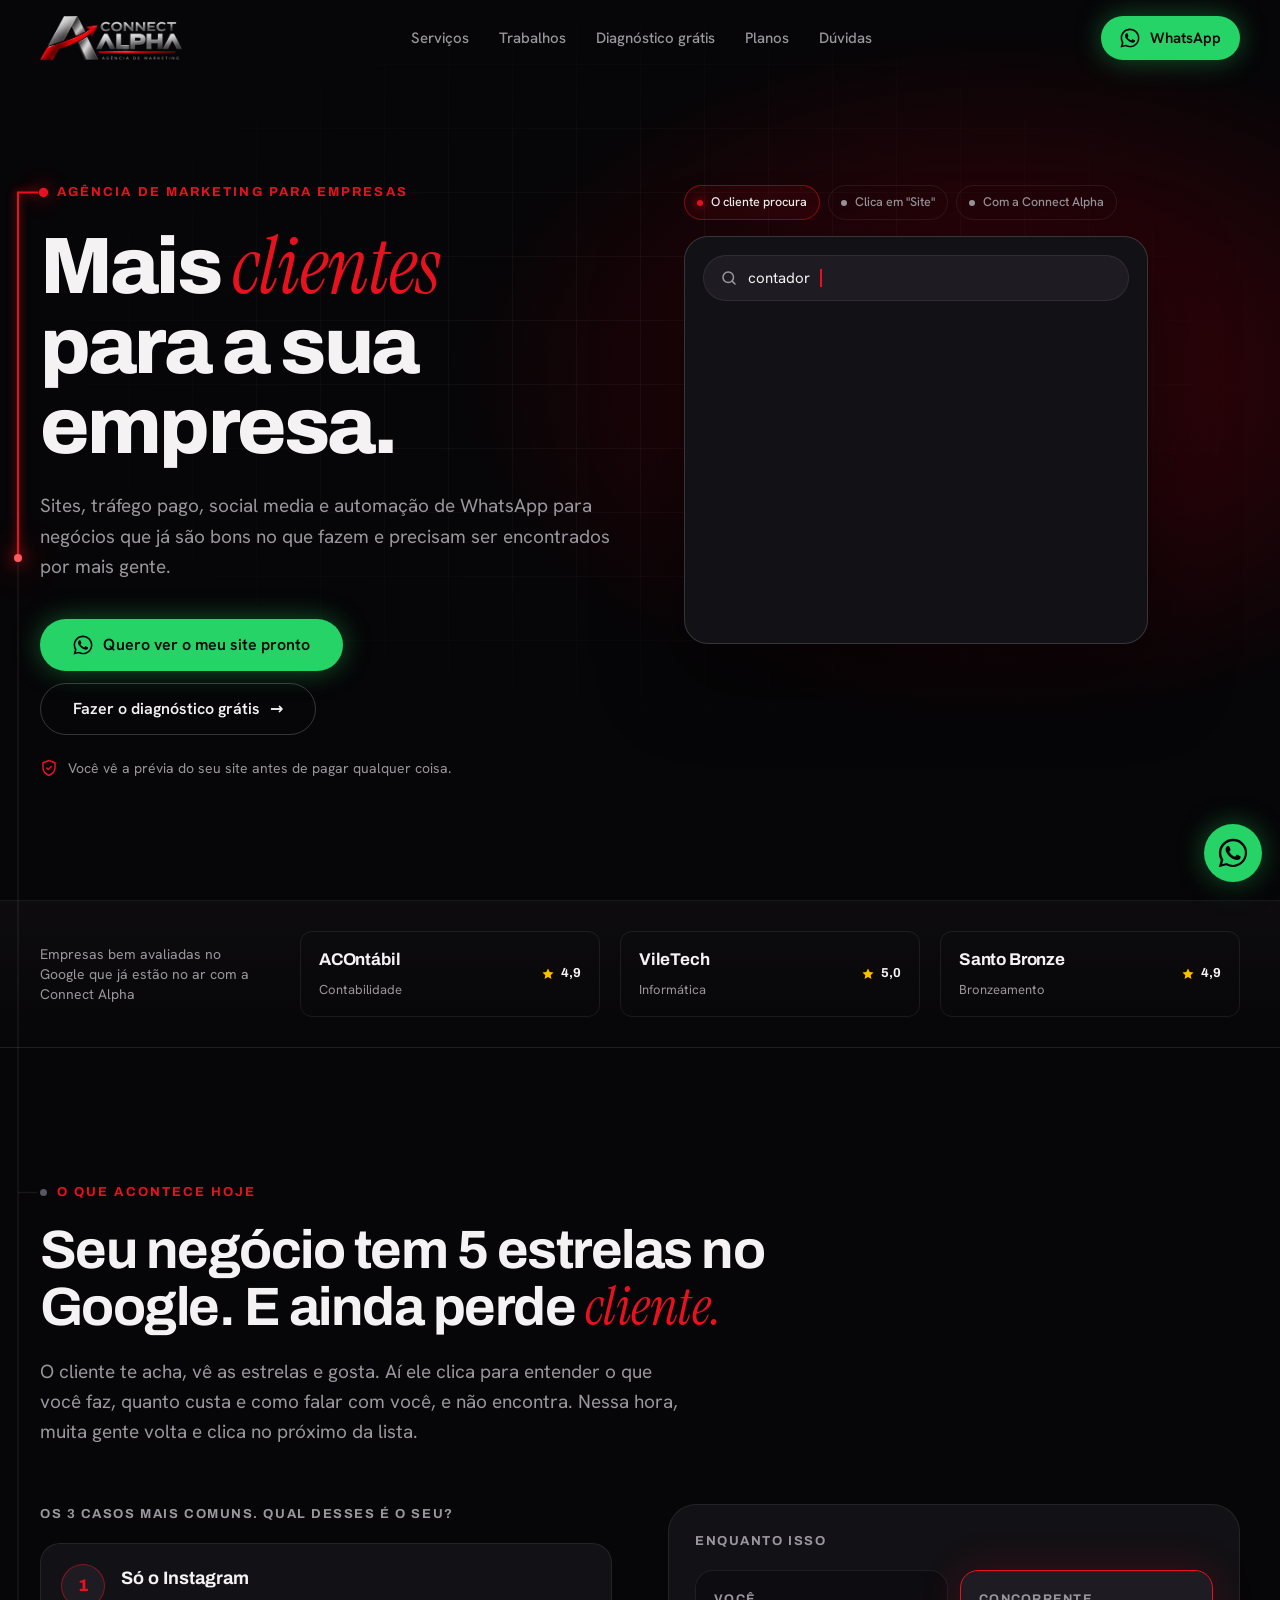
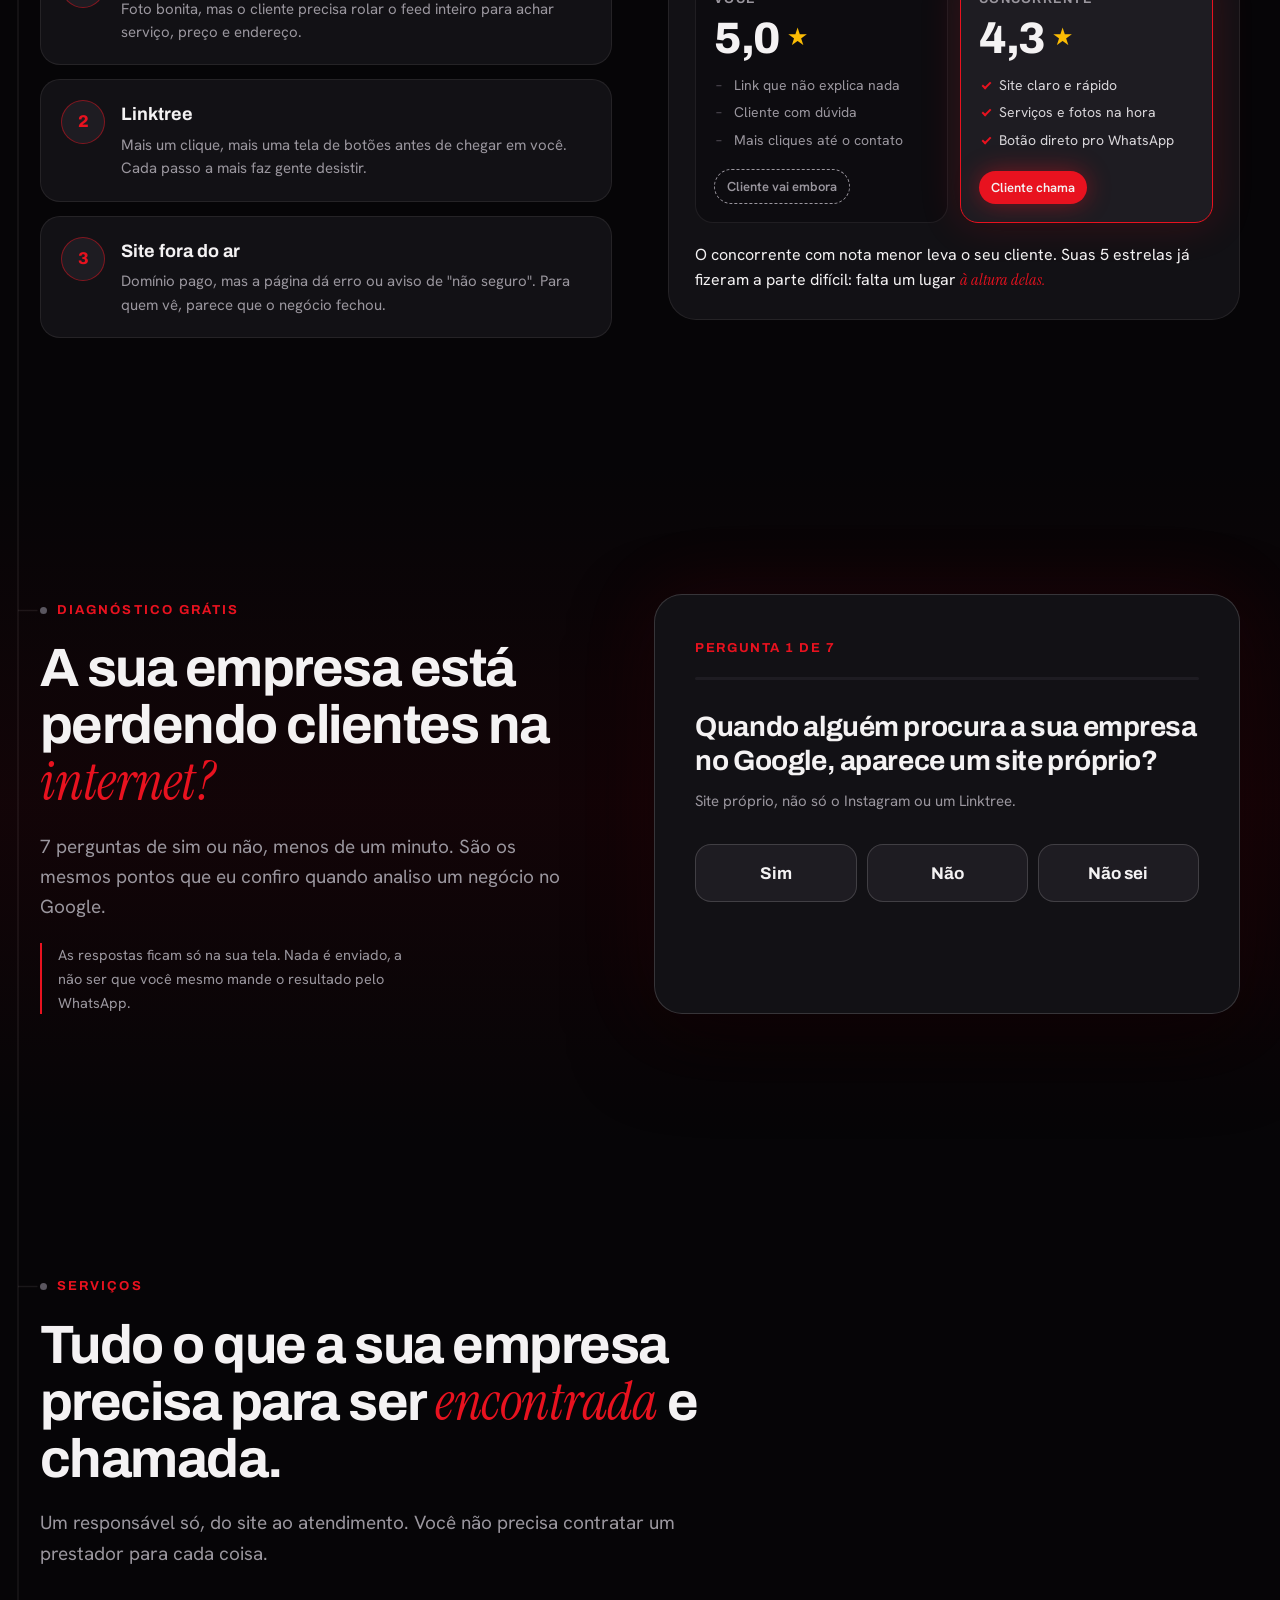
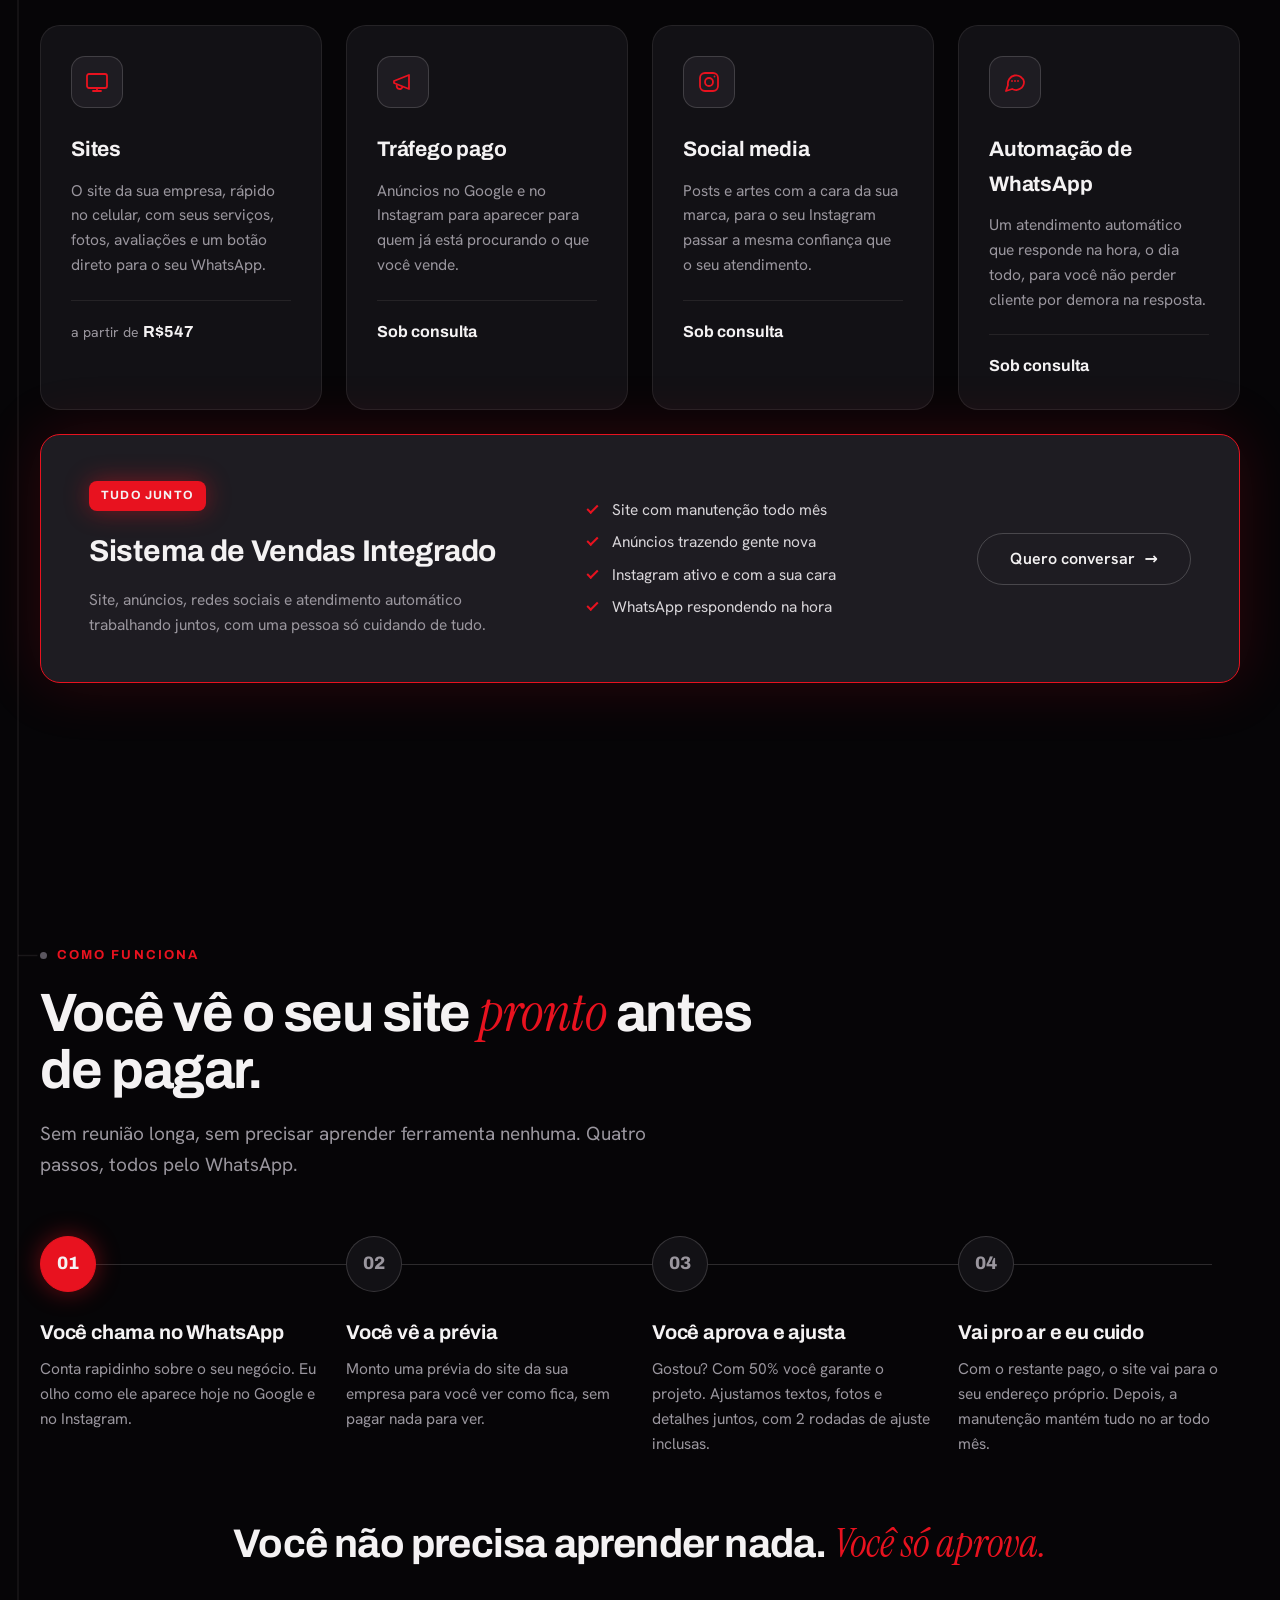
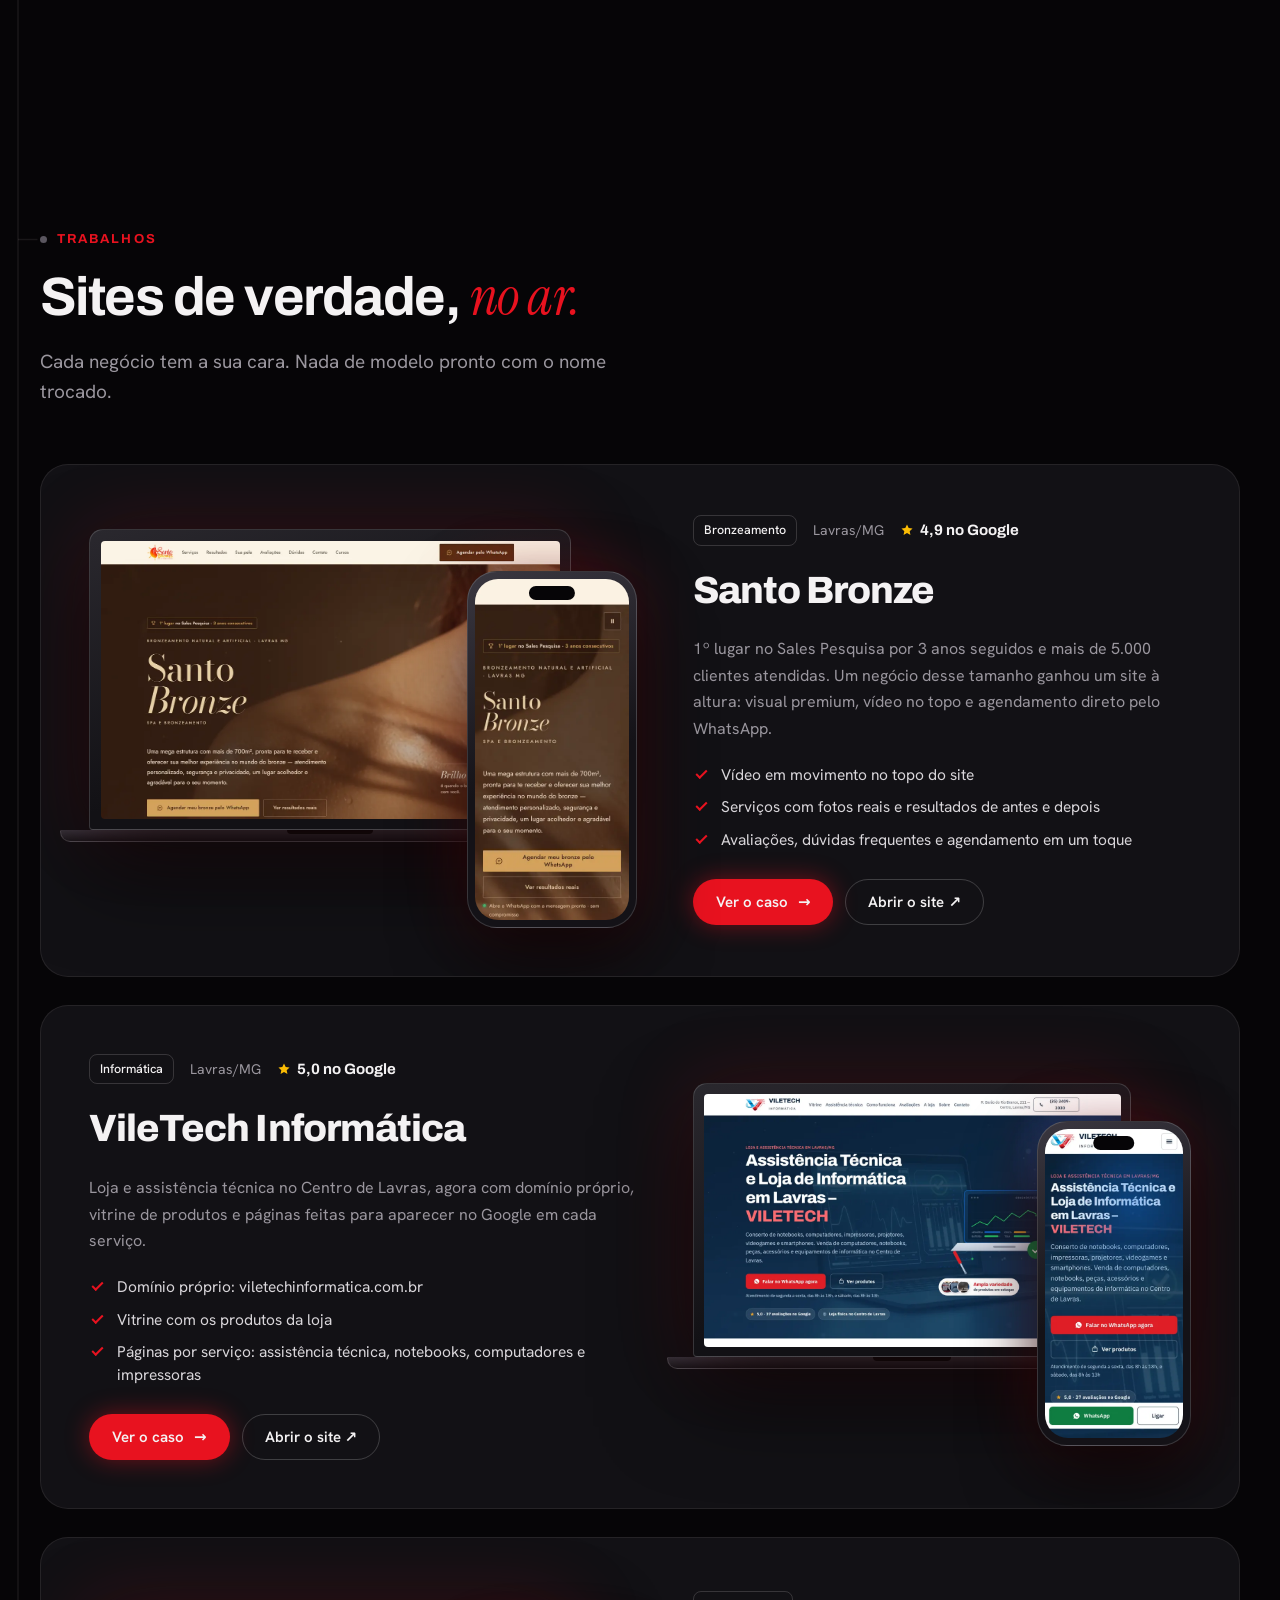
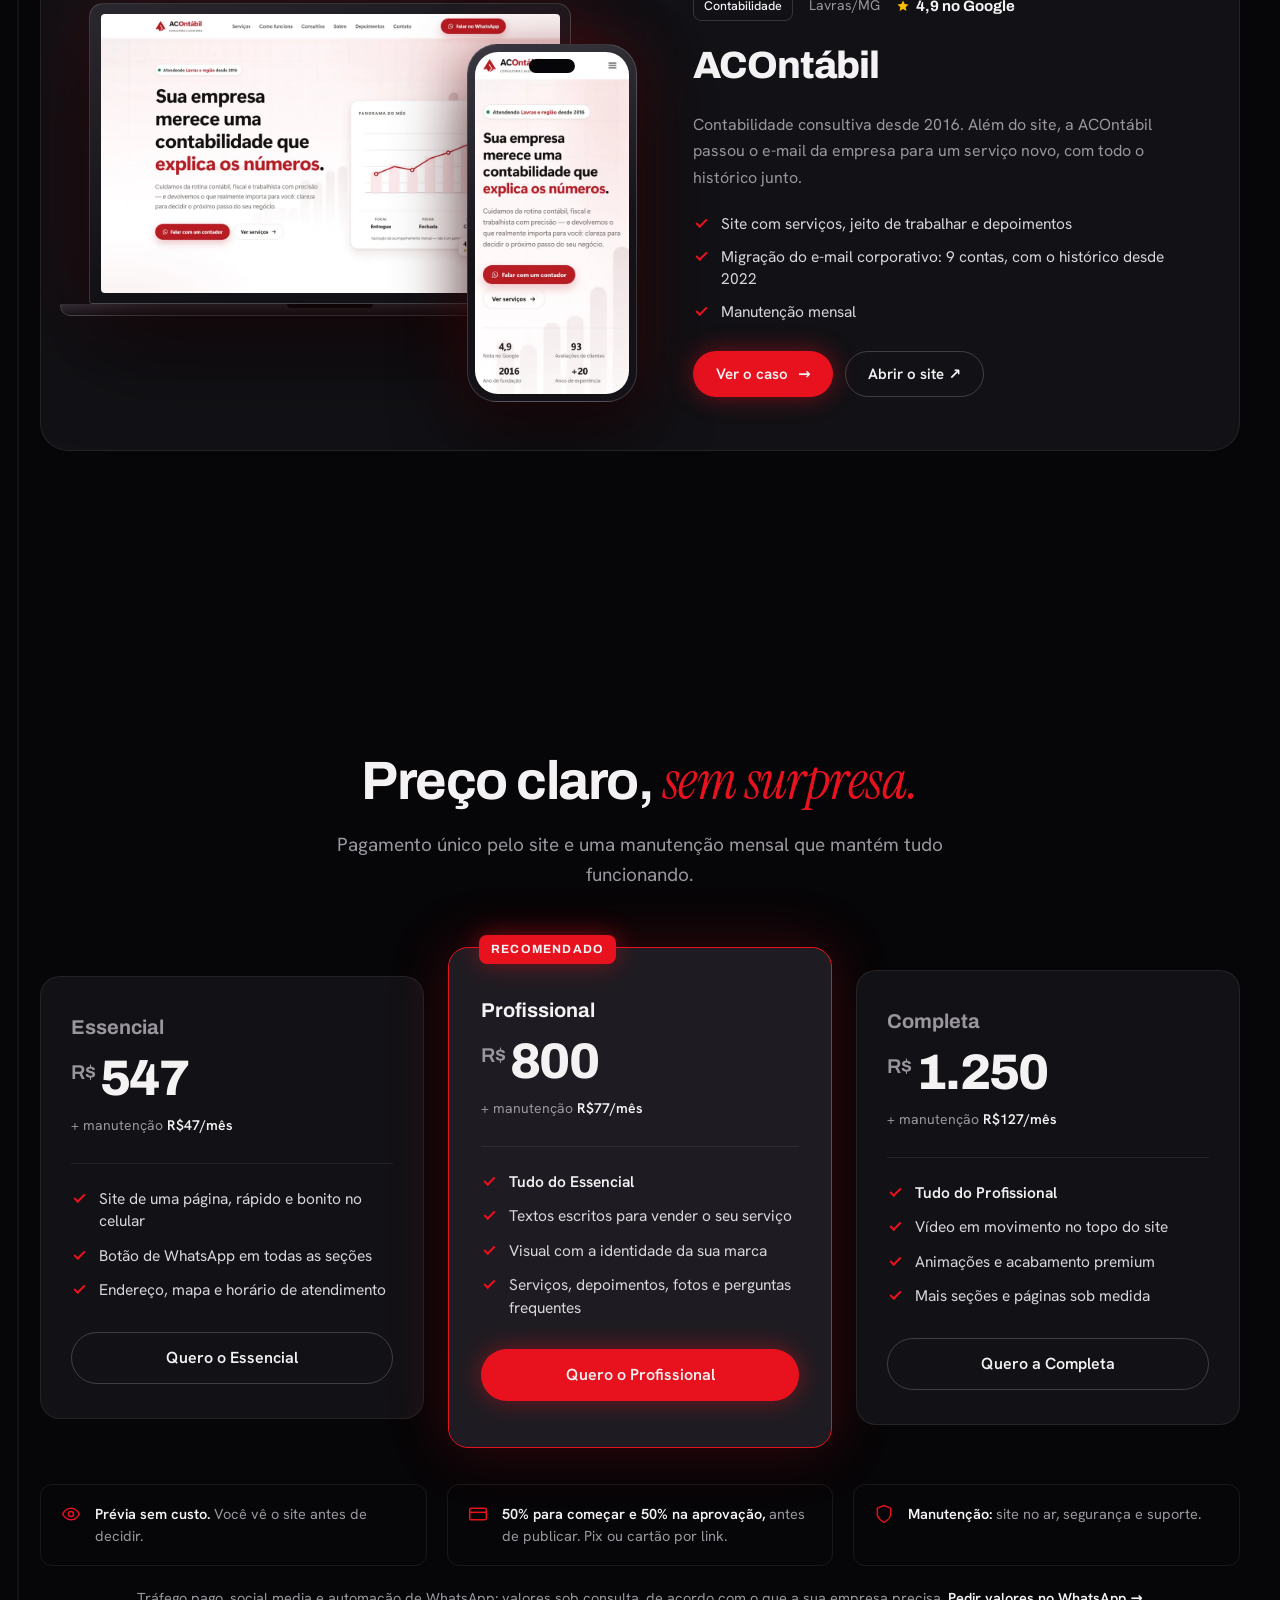
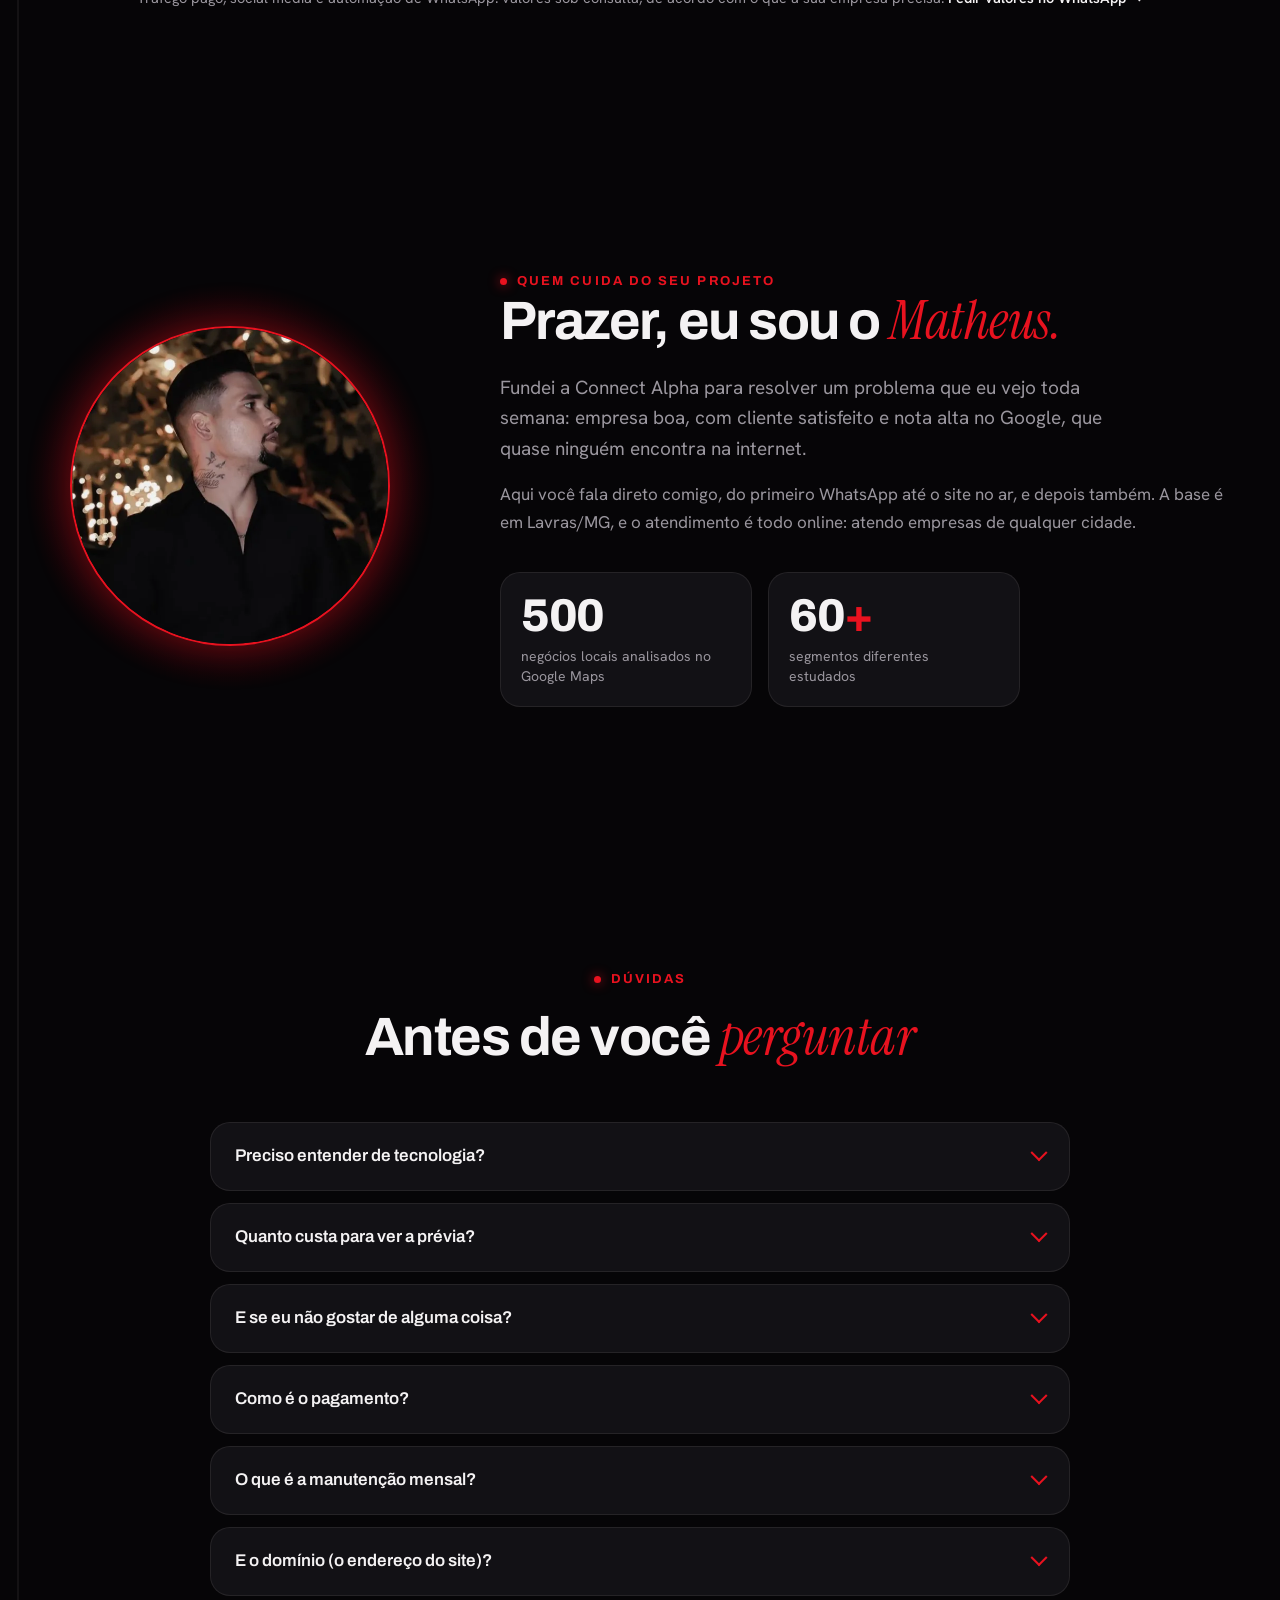
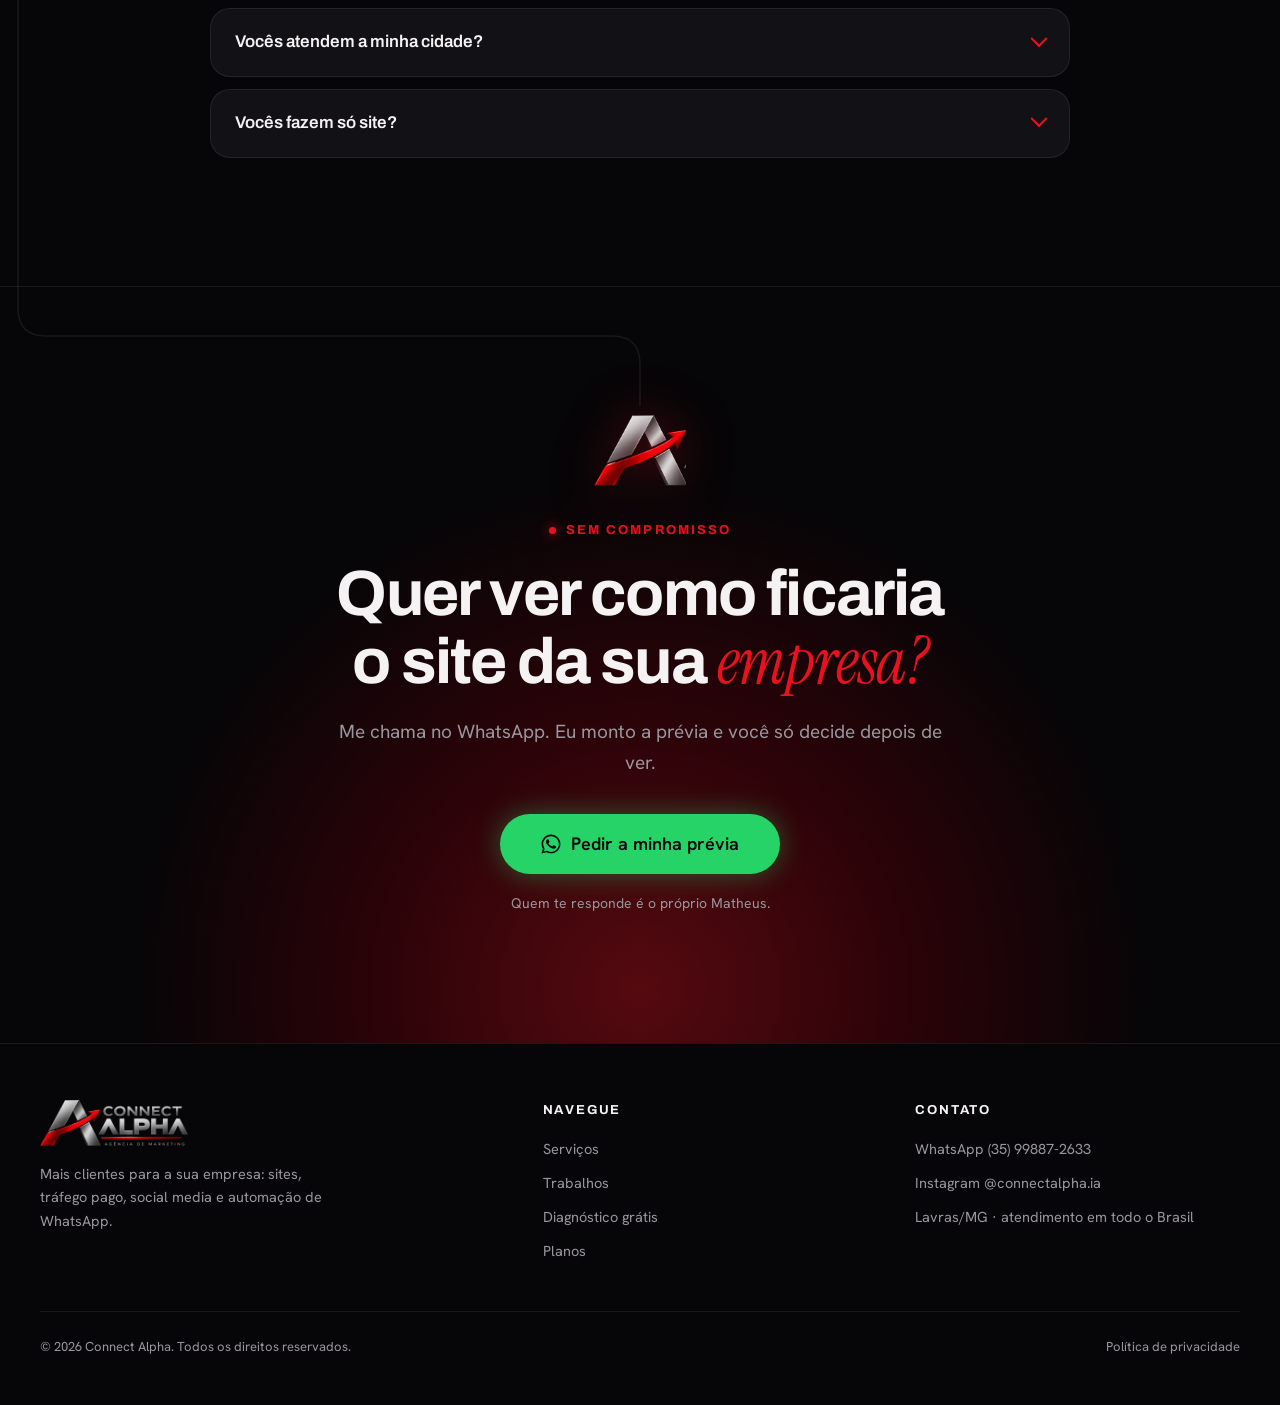
<file: index.html>
<!DOCTYPE html>
<html lang="pt-BR">
<head>
<meta charset="UTF-8">
<meta name="facebook-domain-verification" content="dqgaurj6psn58ynqfqaborq6meoi79" />
<meta name="viewport" content="width=device-width, initial-scale=1">
<title>Connect Alpha | Agência de marketing: sites, tráfego pago e automação</title>
<meta name="description" content="Mais clientes para a sua empresa. Sites, tráfego pago, social media e automação de WhatsApp para negócios que já são bons no que fazem. Veja a prévia do seu site antes de pagar.">
<link rel="canonical" href="https://connectalpha.com.br/">
<meta name="theme-color" content="#060507">
<meta property="og:type" content="website">
<meta property="og:locale" content="pt_BR">
<meta property="og:site_name" content="Connect Alpha">
<meta property="og:title" content="Connect Alpha | Mais clientes para a sua empresa">
<meta property="og:description" content="Sites, tráfego pago, social media e automação de WhatsApp. Veja a prévia do seu site antes de pagar.">
<meta property="og:url" content="https://connectalpha.com.br/">
<meta property="og:image" content="https://connectalpha.com.br/assets/img/og.png">
<meta property="og:image:width" content="1200">
<meta property="og:image:height" content="630">
<meta name="twitter:card" content="summary_large_image">
<link rel="icon" type="image/png" href="/favicon.png">
<link rel="apple-touch-icon" href="/assets/img/apple-touch-icon.png">
<link rel="preload" href="/assets/fonts/archivo.woff2" as="font" type="font/woff2" crossorigin>
<link rel="preload" href="/assets/fonts/hanken-grotesk.woff2" as="font" type="font/woff2" crossorigin>
<link rel="stylesheet" href="/assets/css/site.css?v=c42aede5">
<script>document.documentElement.className += ' js';</script>
<script type="application/ld+json">
{
  "@context": "https://schema.org",
  "@type": "ProfessionalService",
  "name": "Connect Alpha",
  "description": "Agência de marketing: sites, tráfego pago, social media e automação de WhatsApp para empresas.",
  "url": "https://connectalpha.com.br/",
  "logo": "https://connectalpha.com.br/assets/img/logo.png",
  "image": "https://connectalpha.com.br/assets/img/og.png",
  "telephone": "+55-35-99887-2633",
  "founder": { "@type": "Person", "name": "Matheus Baptista" },
  "address": { "@type": "PostalAddress", "addressLocality": "Lavras", "addressRegion": "MG", "addressCountry": "BR" },
  "areaServed": "BR",
  "sameAs": ["https://www.instagram.com/connectalpha.ia/"],
  "priceRange": "R$547 - R$1.250"
}
</script>
</head>
<body>
<svg width="0" height="0" style="position:absolute" aria-hidden="true">
  <symbol id="i-whats" viewBox="0 0 24 24"><path d="M17.47 14.38c-.3-.15-1.76-.87-2.03-.97-.27-.1-.47-.15-.67.15-.2.3-.77.97-.94 1.17-.17.2-.35.22-.64.07-.3-.15-1.26-.46-2.39-1.47-.88-.79-1.48-1.76-1.65-2.06-.17-.3-.02-.46.13-.6.13-.13.3-.35.45-.52.15-.17.2-.3.3-.5.1-.2.05-.37-.03-.52-.07-.15-.67-1.61-.92-2.2-.24-.58-.49-.5-.67-.51h-.57c-.2 0-.52.07-.79.37-.27.3-1.04 1.02-1.04 2.48 0 1.46 1.07 2.88 1.21 3.07.15.2 2.1 3.2 5.08 4.49.71.31 1.26.49 1.69.63.71.23 1.36.2 1.87.12.57-.08 1.76-.72 2.01-1.41.25-.7.25-1.29.17-1.41-.07-.13-.27-.2-.57-.35M12.05 21.5h-.01a9.4 9.4 0 0 1-4.79-1.310l-.34-.2-3.56.93.95-3.47-.22-.36a9.39 9.39 0 0 1-1.44-5.01c0-5.19 4.23-9.42 9.43-9.42a9.36 9.36 0 0 1 6.66 2.76 9.36 9.36 0 0 1 2.76 6.67c0 5.2-4.23 9.42-9.42 9.42M20.07 3.93A11.25 11.25 0 0 0 12.05.6C5.8.6.71 5.69.7 11.95c0 2 .52 3.95 1.52 5.67L.6 23.4l5.9-1.55a11.3 11.3 0 0 0 5.42 1.38h.01c6.25 0 11.34-5.09 11.35-11.35 0-3.03-1.18-5.88-3.32-8.02"/></symbol>
  <symbol id="i-estrela" viewBox="0 0 24 24"><path d="M12 2.5l2.9 6.1 6.6.8-4.9 4.6 1.3 6.6L12 17.3l-5.9 3.3 1.3-6.6-4.9-4.6 6.6-.8z"/></symbol>
</svg>
<a class="pular" href="#conteudo">Pular para o conteúdo</a>
<header class="topo">
  <div class="wrap">
    <a class="marca" href="/" aria-label="Connect Alpha, página inicial"><img src="/assets/img/logo.webp" alt="Connect Alpha, agência de marketing" width="640" height="199"></a>
    <nav class="menu" aria-label="Principal">
      <a href="/#servicos">Serviços</a>
      <a href="/#trabalhos">Trabalhos</a>
      <a href="/#diagnostico">Diagnóstico grátis</a>
      <a href="/#planos">Planos</a>
      <a href="/#duvidas">Dúvidas</a>
    </nav>
    <div class="topo-acoes">
      <a class="btn btn-whats topo-whats" href="https://wa.me/5535998872633?text=Ol%C3%A1%2C%20Matheus!%20Vi%20o%20site%20da%20Connect%20Alpha%20e%20quero%20saber%20mais." target="_blank" rel="noopener"><svg aria-hidden="true"><use href="#i-whats"/></svg><span>WhatsApp</span></a>
      <button class="menu-botao" type="button" aria-expanded="false" aria-controls="menu-movel"><span class="sr-only">Abrir menu</span><i></i><i></i></button>
    </div>
  </div>
  <div class="progresso" aria-hidden="true"></div>
</header>
<div class="menu-movel" id="menu-movel" hidden>
  <nav aria-label="Menu">
    <a href="/#servicos">Serviços</a>
    <a href="/#trabalhos">Trabalhos</a>
    <a href="/#diagnostico">Diagnóstico grátis</a>
    <a href="/#planos">Planos</a>
    <a href="/#duvidas">Dúvidas</a>
  </nav>
  <div class="menu-movel-base">
    <a class="btn btn-whats" href="https://wa.me/5535998872633?text=Ol%C3%A1%2C%20Matheus!%20Vi%20o%20site%20da%20Connect%20Alpha%20e%20quero%20saber%20mais." target="_blank" rel="noopener"><svg aria-hidden="true"><use href="#i-whats"/></svg>Falar no WhatsApp</a>
    <p>(35) 99887-2633 · Lavras/MG, atendimento em todo o Brasil</p>
  </div>
</div>

<main id="conteudo">

  <!-- ABERTURA: a demonstração mostra o clique perdido e o clique que chega -->
  <section class="hero" aria-labelledby="titulo-hero">
    <div class="wrap">
      <div class="hero-texto">
        <span class="kicker trilha-ponto">Agência de marketing para empresas</span>
        <h1 id="titulo-hero" class="h1">Mais <em class="s">clientes</em> para a sua empresa.</h1>
        <p class="lead">Sites, tráfego pago, social media e automação de WhatsApp para negócios que já são bons no que fazem e precisam ser encontrados por mais gente.</p>
        <div class="acoes">
          <a class="btn btn-whats" href="https://wa.me/5535998872633?text=Ol%C3%A1%2C%20Matheus!%20Vi%20o%20site%20da%20Connect%20Alpha%20e%20quero%20ver%20como%20ficaria%20o%20site%20da%20minha%20empresa." target="_blank" rel="noopener"><svg aria-hidden="true"><use href="#i-whats"/></svg>Quero ver o meu site pronto</a>
          <a class="btn btn-fantasma" href="#diagnostico">Fazer o diagnóstico grátis <span class="seta" aria-hidden="true">→</span></a>
        </div>
        <p class="garantia"><svg viewBox="0 0 24 24" fill="none" stroke-width="2" stroke-linecap="round" stroke-linejoin="round" aria-hidden="true"><path d="M12 22s8-4 8-10V5l-8-3-8 3v7c0 6 8 10 8 10z"/><path d="m9 12 2 2 4-4"/></svg>Você vê a prévia do seu site antes de pagar qualquer coisa.</p>
      </div>

      <figure class="demo" data-etapa="0">
        <figcaption class="sr-only">Demonstração: uma pessoa procura um contador no Google, clica em "Site" na empresa com nota 5,0 e dá erro. Com a Connect Alpha, a empresa ganha um site de verdade e a pessoa chama no WhatsApp.</figcaption>
        <ol class="demo-etapas" aria-hidden="true">
          <li data-e="1">O cliente procura</li>
          <li data-e="2">Clica em "Site"</li>
          <li data-e="3">Com a Connect Alpha</li>
        </ol>
        <div class="palco" aria-hidden="true">
          <div class="busca">
            <div class="busca-barra">
              <svg viewBox="0 0 24 24" fill="none" stroke-width="2" stroke-linecap="round"><circle cx="11" cy="11" r="7"/><path d="m20 20-3.5-3.5"/></svg>
              <span class="busca-texto"></span><i class="caret"></i>
            </div>
            <div class="resultado r1">
              <div class="r-cab">
                <div>
                  <b>Seu negócio</b>
                  <span class="r-nota">5,0 <span class="e">★★★★★</span> (128)</span>
                  <span class="r-cat">Contabilidade · Aberto agora</span>
                </div>
                <span class="r-foto"></span>
              </div>
              <div class="r-botoes"><span>Ligar</span><span>Rotas</span><span class="r-site">Site</span></div>
              <div class="r-erro"><svg viewBox="0 0 24 24" fill="none" stroke-width="2" stroke-linecap="round"><circle cx="12" cy="12" r="9"/><path d="M12 7.5v5.5M12 16v.5"/></svg><span><b>Este site não pode ser acessado</b>O cliente desiste e volta para a lista.</span></div>
            </div>
            <div class="resultado r2">
              <div class="r-cab">
                <div>
                  <b>Concorrente</b>
                  <span class="r-nota">4,3 <span class="e">★★★★<i>★</i></span> (41)</span>
                  <span class="r-cat">Contabilidade · Aberto agora</span>
                </div>
                <span class="r-foto"></span>
              </div>
              <div class="r-botoes"><span>Ligar</span><span>Rotas</span><span class="r-site">Site</span></div>
            </div>
          </div>

          <svg class="demo-seta" viewBox="0 0 400 300" preserveAspectRatio="none"><path pathLength="1" d="M18 282 C 120 250, 250 190, 372 34"/><path class="ponta" pathLength="1" d="M338 40 L 374 30 L 366 66"/></svg>

          <div class="demo-celular">
            <div class="tela"><img class="rola" src="/assets/img/acontabil-mobile.webp" alt="" width="390" height="3400" decoding="async"></div>
          </div>
          <div class="demo-msg">
            <span class="demo-msg-ic"><svg><use href="#i-whats"/></svg></span>
            <div><b>Nova mensagem</b><span>Oi! Vi o site de vocês e quero um orçamento.</span></div>
          </div>
          <svg class="cursor" viewBox="0 0 24 24"><path d="M5 3l14 8-6 1.6L10 19z"/></svg>
        </div>
        <p class="demo-legenda" aria-hidden="true">No celular: site real da ACOntábil, cliente da Connect Alpha</p>
      </figure>
    </div>
  </section>

  <!-- FAIXA DE CONFIANÇA -->
  <section class="faixa" aria-label="Clientes">
    <div class="wrap">
      <p>Empresas bem avaliadas no Google que já estão no ar com a Connect Alpha</p>
      <div class="clientes">
        <a class="cliente" href="/trabalhos/acontabil"><div><b>ACOntábil</b><span>Contabilidade</span></div><span class="nota"><svg aria-hidden="true"><use href="#i-estrela"/></svg>4,9</span></a>
        <a class="cliente" href="/trabalhos/viletech"><div><b>VileTech</b><span>Informática</span></div><span class="nota"><svg aria-hidden="true"><use href="#i-estrela"/></svg>5,0</span></a>
        <a class="cliente" href="/trabalhos/santo-bronze"><div><b>Santo Bronze</b><span>Bronzeamento</span></div><span class="nota"><svg aria-hidden="true"><use href="#i-estrela"/></svg>4,9</span></a>
      </div>
    </div>
  </section>

  <!-- O PROBLEMA -->
  <section class="secao problema" aria-labelledby="titulo-problema">
    <div class="wrap">
      <div class="cab">
        <span class="kicker trilha-ponto revela">O que acontece hoje</span>
        <h2 id="titulo-problema" class="h2 revela d1">Seu negócio tem 5 estrelas no Google. E ainda perde <em class="s">cliente.</em></h2>
        <p class="lead revela d2">O cliente te acha, vê as estrelas e gosta. Aí ele clica para entender o que você faz, quanto custa e como falar com você, e não encontra. Nessa hora, muita gente volta e clica no próximo da lista.</p>
      </div>
      <div class="grade">
        <div>
          <p class="rotulo revela">Os 3 casos mais comuns. Qual desses é o seu?</p>
          <div class="casos">
            <div class="caso-item revela"><span class="n">1</span><div><h3>Só o Instagram</h3><p>Foto bonita, mas o cliente precisa rolar o feed inteiro para achar serviço, preço e endereço.</p></div></div>
            <div class="caso-item revela d1"><span class="n">2</span><div><h3>Linktree</h3><p>Mais um clique, mais uma tela de botões antes de chegar em você. Cada passo a mais faz gente desistir.</p></div></div>
            <div class="caso-item revela d2"><span class="n">3</span><div><h3>Site fora do ar</h3><p>Domínio pago, mas a página dá erro ou aviso de "não seguro". Para quem vê, parece que o negócio fechou.</p></div></div>
          </div>
        </div>
        <div class="duelo revela d1">
          <p class="rotulo">Enquanto isso</p>
          <div class="duelo-lados">
            <div class="lado">
              <span class="lado-nome">Você</span>
              <span class="lado-nota">5,0 <span>★</span></span>
              <ul><li>Link que não explica nada</li><li>Cliente com dúvida</li><li>Mais cliques até o contato</li></ul>
              <span class="lado-fim perde">Cliente vai embora</span>
            </div>
            <div class="lado vence">
              <span class="lado-nome">Concorrente</span>
              <span class="lado-nota">4,3 <span>★</span></span>
              <ul><li>Site claro e rápido</li><li>Serviços e fotos na hora</li><li>Botão direto pro WhatsApp</li></ul>
              <span class="lado-fim">Cliente chama</span>
            </div>
          </div>
          <p class="duelo-fecho">O concorrente com nota menor leva o seu cliente. Suas 5 estrelas já fizeram a parte difícil: falta um lugar <em class="s">à altura delas.</em></p>
        </div>
      </div>
    </div>
  </section>

  <!-- DIAGNÓSTICO -->
  <section class="secao diagnostico" id="diagnostico" aria-labelledby="titulo-diag">
    <div class="wrap grade">
      <div class="diag-intro">
        <span class="kicker trilha-ponto revela">Diagnóstico grátis</span>
        <h2 id="titulo-diag" class="h2 revela d1">A sua empresa está perdendo clientes na <em class="s">internet?</em></h2>
        <p class="lead revela d2">7 perguntas de sim ou não, menos de um minuto. São os mesmos pontos que eu confiro quando analiso um negócio no Google.</p>
        <p class="diag-nota revela d2">As respostas ficam só na sua tela. Nada é enviado, a não ser que você mesmo mande o resultado pelo WhatsApp.</p>
      </div>

      <div class="quiz revela d1" data-quiz>
        <div class="quiz-pergunta" data-tela="pergunta">
          <div class="quiz-cab">
            <span class="quiz-contador" data-contador>Pergunta 1 de 7</span>
            <button class="quiz-voltar" type="button" data-voltar hidden>← Voltar</button>
          </div>
          <div class="quiz-barra" aria-hidden="true"><span data-barra></span></div>
          <h3 class="quiz-texto" data-texto tabindex="-1">Quando alguém procura a sua empresa no Google, aparece um site próprio?</h3>
          <p class="quiz-ajuda" data-ajuda>Site próprio, não só o Instagram ou um Linktree.</p>
          <div class="quiz-opcoes">
            <button type="button" class="opcao" data-resp="sim">Sim</button>
            <button type="button" class="opcao" data-resp="nao">Não</button>
            <button type="button" class="opcao" data-resp="nao-sei">Não sei</button>
          </div>
        </div>

        <div class="quiz-resultado" data-tela="resultado" hidden>
          <div class="resultado-topo">
            <div class="placar">
            <svg viewBox="0 0 120 120" aria-hidden="true"><circle cx="60" cy="60" r="52" class="placar-fundo"/><circle cx="60" cy="60" r="52" class="placar-arco" pathLength="100" data-arco/></svg>
            <div class="placar-num"><b data-pontos>0</b><span>de 7 em dia</span></div>
          </div>
          <h3 class="quiz-titulo" data-titulo tabindex="-1"></h3>
          </div>
          <p class="quiz-sub" data-sub></p>
          <ul class="quiz-falhas" data-falhas></ul>
          <label class="campo">
            <span>Nome da sua empresa <small>(opcional)</small></span>
            <input type="text" data-empresa autocomplete="organization" placeholder="Ex.: Padaria Pão de Ouro">
          </label>
          <a class="btn btn-whats" data-enviar href="#" target="_blank" rel="noopener"><svg aria-hidden="true"><use href="#i-whats"/></svg>Mandar meu resultado no WhatsApp</a>
          <button type="button" class="quiz-refazer" data-refazer>Refazer o diagnóstico</button>
        </div>
      </div>
    </div>
  </section>

  <!-- SERVIÇOS -->
  <section class="secao servicos" id="servicos" aria-labelledby="titulo-servicos">
    <div class="wrap">
      <div class="cab">
        <span class="kicker trilha-ponto revela">Serviços</span>
        <h2 id="titulo-servicos" class="h2 revela d1">Tudo o que a sua empresa precisa para ser <em class="s">encontrada</em> e chamada.</h2>
        <p class="lead revela d2">Um responsável só, do site ao atendimento. Você não precisa contratar um prestador para cada coisa.</p>
      </div>
      <div class="grade">
        <article class="card revela">
          <div class="ic"><svg viewBox="0 0 24 24" aria-hidden="true"><rect x="2" y="4" width="20" height="14" rx="2"/><path d="M8 21h8M12 18v3"/></svg></div>
          <h3>Sites</h3>
          <p>O site da sua empresa, rápido no celular, com seus serviços, fotos, avaliações e um botão direto para o seu WhatsApp.</p>
          <p class="preco">a partir de <b>R$547</b></p>
        </article>
        <article class="card revela d1">
          <div class="ic"><svg viewBox="0 0 24 24" aria-hidden="true"><path d="M3 11l15-6v14L3 13z"/><path d="M11.6 16.8a3 3 0 1 1-5.8-1.6"/></svg></div>
          <h3>Tráfego pago</h3>
          <p>Anúncios no Google e no Instagram para aparecer para quem já está procurando o que você vende.</p>
          <p class="preco"><b>Sob consulta</b></p>
        </article>
        <article class="card revela d2">
          <div class="ic"><svg viewBox="0 0 24 24" aria-hidden="true"><rect x="3" y="3" width="18" height="18" rx="5"/><circle cx="12" cy="12" r="4"/><path d="M17.5 6.5h.01"/></svg></div>
          <h3>Social media</h3>
          <p>Posts e artes com a cara da sua marca, para o seu Instagram passar a mesma confiança que o seu atendimento.</p>
          <p class="preco"><b>Sob consulta</b></p>
        </article>
        <article class="card revela d3">
          <div class="ic"><svg viewBox="0 0 24 24" aria-hidden="true"><path d="M21 12a8 8 0 0 1-11.8 7L3 21l2-6a8 8 0 1 1 16-3z"/><path d="M9 11h.01M12 11h.01M15 11h.01"/></svg></div>
          <h3>Automação de WhatsApp</h3>
          <p>Um atendimento automático que responde na hora, o dia todo, para você não perder cliente por demora na resposta.</p>
          <p class="preco"><b>Sob consulta</b></p>
        </article>
      </div>
      <article class="card sistema revela">
        <div>
          <span class="etq">Tudo junto</span>
          <h3>Sistema de Vendas Integrado</h3>
          <p>Site, anúncios, redes sociais e atendimento automático trabalhando juntos, com uma pessoa só cuidando de tudo.</p>
        </div>
        <ul>
          <li>Site com manutenção todo mês</li>
          <li>Anúncios trazendo gente nova</li>
          <li>Instagram ativo e com a sua cara</li>
          <li>WhatsApp respondendo na hora</li>
        </ul>
        <a class="btn btn-fantasma" href="https://wa.me/5535998872633?text=Ol%C3%A1%2C%20Matheus!%20Vi%20o%20site%20da%20Connect%20Alpha%20e%20tenho%20interesse%20no%20Sistema%20de%20Vendas%20Integrado." target="_blank" rel="noopener">Quero conversar <span class="seta" aria-hidden="true">→</span></a>
      </article>
    </div>
  </section>

  <!-- COMO FUNCIONA -->
  <section class="secao" id="como-funciona" aria-labelledby="titulo-como">
    <div class="wrap">
      <div class="cab">
        <span class="kicker trilha-ponto revela">Como funciona</span>
        <h2 id="titulo-como" class="h2 revela d1">Você vê o seu site <em class="s">pronto</em> antes de pagar.</h2>
        <p class="lead revela d2">Sem reunião longa, sem precisar aprender ferramenta nenhuma. Quatro passos, todos pelo WhatsApp.</p>
      </div>
      <div class="passos" role="list">
        <span class="linha" aria-hidden="true"></span>
        <div class="passo revela" role="listitem"><span class="n">01</span><div><h3>Você chama no WhatsApp</h3><p>Conta rapidinho sobre o seu negócio. Eu olho como ele aparece hoje no Google e no Instagram.</p></div></div>
        <div class="passo revela d1" role="listitem"><span class="n">02</span><div><h3>Você vê a prévia</h3><p>Monto uma prévia do site da sua empresa para você ver como fica, sem pagar nada para ver.</p></div></div>
        <div class="passo revela d2" role="listitem"><span class="n">03</span><div><h3>Você aprova e ajusta</h3><p>Gostou? Com 50% você garante o projeto. Ajustamos textos, fotos e detalhes juntos, com 2 rodadas de ajuste inclusas.</p></div></div>
        <div class="passo revela d3" role="listitem"><span class="n">04</span><div><h3>Vai pro ar e eu cuido</h3><p>Com o restante pago, o site vai para o seu endereço próprio. Depois, a manutenção mantém tudo no ar todo mês.</p></div></div>
      </div>
      <p class="frase-final revela">Você não precisa aprender nada. <em class="s">Você só aprova.</em></p>
    </div>
  </section>

  <!-- TRABALHOS -->
  <section class="secao" id="trabalhos" aria-labelledby="titulo-trabalhos">
    <div class="wrap">
      <div class="cab">
        <span class="kicker trilha-ponto revela">Trabalhos</span>
        <h2 id="titulo-trabalhos" class="h2 revela d1">Sites de verdade, <em class="s">no ar.</em></h2>
        <p class="lead revela d2">Cada negócio tem a sua cara. Nada de modelo pronto com o nome trocado.</p>
      </div>
      <div class="trabalhos-lista">

        <article class="trabalho revela">
          <div class="aparelhos">
            <div class="notebook"><div class="tela"><img src="/assets/img/santobronze-desktop.webp" alt="Página inicial do site da Santo Bronze no computador" width="1200" height="750" loading="lazy"></div><div class="base"></div></div>
            <div class="celular"><div class="tela"><img class="rola" src="/assets/img/santobronze-mobile.webp" alt="Site da Santo Bronze no celular" width="390" height="3400" loading="lazy"></div></div>
          </div>
          <div>
            <div class="seg"><span class="tag">Bronzeamento</span><span>Lavras/MG</span><span class="nota"><svg aria-hidden="true"><use href="#i-estrela"/></svg>4,9 no Google</span></div>
            <h3>Santo Bronze</h3>
            <p class="desc">1º lugar no Sales Pesquisa por 3 anos seguidos e mais de 5.000 clientes atendidas. Um negócio desse tamanho ganhou um site à altura: visual premium, vídeo no topo e agendamento direto pelo WhatsApp.</p>
            <ul class="check">
              <li>Vídeo em movimento no topo do site</li>
              <li>Serviços com fotos reais e resultados de antes e depois</li>
              <li>Avaliações, dúvidas frequentes e agendamento em um toque</li>
            </ul>
            <div class="acoes">
              <a class="btn btn-marca" href="/trabalhos/santo-bronze">Ver o caso <span class="seta" aria-hidden="true">→</span></a>
              <a class="btn btn-fantasma" href="https://www.santobronze.online" target="_blank" rel="noopener">Abrir o site ↗</a>
            </div>
          </div>
        </article>

        <article class="trabalho revela">
          <div class="aparelhos">
            <div class="notebook"><div class="tela"><img src="/assets/img/viletech-desktop.webp" alt="Página inicial do site da VileTech Informática no computador" width="1200" height="750" loading="lazy"></div><div class="base"></div></div>
            <div class="celular"><div class="tela"><img class="rola" src="/assets/img/viletech-mobile.webp" alt="Site da VileTech no celular" width="390" height="3400" loading="lazy"></div></div>
          </div>
          <div>
            <div class="seg"><span class="tag">Informática</span><span>Lavras/MG</span><span class="nota"><svg aria-hidden="true"><use href="#i-estrela"/></svg>5,0 no Google</span></div>
            <h3>VileTech Informática</h3>
            <p class="desc">Loja e assistência técnica no Centro de Lavras, agora com domínio próprio, vitrine de produtos e páginas feitas para aparecer no Google em cada serviço.</p>
            <ul class="check">
              <li>Domínio próprio: viletechinformatica.com.br</li>
              <li>Vitrine com os produtos da loja</li>
              <li>Páginas por serviço: assistência técnica, notebooks, computadores e impressoras</li>
            </ul>
            <div class="acoes">
              <a class="btn btn-marca" href="/trabalhos/viletech">Ver o caso <span class="seta" aria-hidden="true">→</span></a>
              <a class="btn btn-fantasma" href="https://www.viletechinformatica.com.br" target="_blank" rel="noopener">Abrir o site ↗</a>
            </div>
          </div>
        </article>

        <article class="trabalho revela">
          <div class="aparelhos">
            <div class="notebook"><div class="tela"><img src="/assets/img/acontabil-desktop.webp" alt="Página inicial do site da ACOntábil no computador" width="1200" height="750" loading="lazy"></div><div class="base"></div></div>
            <div class="celular"><div class="tela"><img class="rola" src="/assets/img/acontabil-mobile.webp" alt="Site da ACOntábil no celular" width="390" height="3400" loading="lazy"></div></div>
          </div>
          <div>
            <div class="seg"><span class="tag">Contabilidade</span><span>Lavras/MG</span><span class="nota"><svg aria-hidden="true"><use href="#i-estrela"/></svg>4,9 no Google</span></div>
            <h3>ACOntábil</h3>
            <p class="desc">Contabilidade consultiva desde 2016. Além do site, a ACOntábil passou o e-mail da empresa para um serviço novo, com todo o histórico junto.</p>
            <ul class="check">
              <li>Site com serviços, jeito de trabalhar e depoimentos</li>
              <li>Migração do e-mail corporativo: 9 contas, com o histórico desde 2022</li>
              <li>Manutenção mensal</li>
            </ul>
            <div class="acoes">
              <a class="btn btn-marca" href="/trabalhos/acontabil">Ver o caso <span class="seta" aria-hidden="true">→</span></a>
              <a class="btn btn-fantasma" href="https://www.acontabilmg.com.br" target="_blank" rel="noopener">Abrir o site ↗</a>
            </div>
          </div>
        </article>

      </div>
    </div>
  </section>

  <!-- PLANOS -->
  <section class="secao planos" id="planos" aria-labelledby="titulo-planos">
    <div class="wrap">
      <div class="cab centro">
        <span class="kicker revela">Planos do site</span>
        <h2 id="titulo-planos" class="h2 revela d1">Preço claro, <em class="s">sem surpresa.</em></h2>
        <p class="lead revela d2">Pagamento único pelo site e uma manutenção mensal que mantém tudo funcionando.</p>
      </div>
      <div class="grade">
        <article class="plano revela">
          <span class="nome">Essencial</span>
          <p class="valor"><small>R$</small>547</p>
          <p class="mensal">+ manutenção <b>R$47/mês</b></p>
          <ul class="check">
            <li>Site de uma página, rápido e bonito no celular</li>
            <li>Botão de WhatsApp em todas as seções</li>
            <li>Endereço, mapa e horário de atendimento</li>
          </ul>
          <a class="btn btn-fantasma" href="https://wa.me/5535998872633?text=Ol%C3%A1%2C%20Matheus!%20Vi%20o%20site%20da%20Connect%20Alpha%20e%20tenho%20interesse%20no%20plano%20Essencial." target="_blank" rel="noopener">Quero o Essencial</a>
        </article>
        <article class="plano destaque revela d1">
          <span class="selo">Recomendado</span>
          <span class="nome">Profissional</span>
          <p class="valor"><small>R$</small>800</p>
          <p class="mensal">+ manutenção <b>R$77/mês</b></p>
          <ul class="check">
            <li><b class="forte">Tudo do Essencial</b></li>
            <li>Textos escritos para vender o seu serviço</li>
            <li>Visual com a identidade da sua marca</li>
            <li>Serviços, depoimentos, fotos e perguntas frequentes</li>
          </ul>
          <a class="btn btn-marca" href="https://wa.me/5535998872633?text=Ol%C3%A1%2C%20Matheus!%20Vi%20o%20site%20da%20Connect%20Alpha%20e%20tenho%20interesse%20no%20plano%20Profissional." target="_blank" rel="noopener">Quero o Profissional</a>
        </article>
        <article class="plano revela d2">
          <span class="nome">Completa</span>
          <p class="valor"><small>R$</small>1.250</p>
          <p class="mensal">+ manutenção <b>R$127/mês</b></p>
          <ul class="check">
            <li><b class="forte">Tudo do Profissional</b></li>
            <li>Vídeo em movimento no topo do site</li>
            <li>Animações e acabamento premium</li>
            <li>Mais seções e páginas sob medida</li>
          </ul>
          <a class="btn btn-fantasma" href="https://wa.me/5535998872633?text=Ol%C3%A1%2C%20Matheus!%20Vi%20o%20site%20da%20Connect%20Alpha%20e%20tenho%20interesse%20no%20plano%20Completa." target="_blank" rel="noopener">Quero a Completa</a>
        </article>
      </div>
      <div class="condicoes">
        <div class="revela"><svg viewBox="0 0 24 24" aria-hidden="true"><path d="M2 12s3.6-7 10-7 10 7 10 7-3.6 7-10 7S2 12 2 12z"/><circle cx="12" cy="12" r="3"/></svg><span><b>Prévia sem custo.</b> Você vê o site antes de decidir.</span></div>
        <div class="revela d1"><svg viewBox="0 0 24 24" aria-hidden="true"><rect x="2" y="5" width="20" height="14" rx="2"/><path d="M2 10h20"/></svg><span><b>50% para começar e 50% na aprovação,</b> antes de publicar. Pix ou cartão por link.</span></div>
        <div class="revela d2"><svg viewBox="0 0 24 24" aria-hidden="true"><path d="M12 22s8-4 8-10V5l-8-3-8 3v7c0 6 8 10 8 10z"/></svg><span><b>Manutenção:</b> site no ar, segurança e suporte.</span></div>
      </div>
      <p class="outros revela">Tráfego pago, social media e automação de WhatsApp: valores sob consulta, de acordo com o que a sua empresa precisa. <a class="forte" href="https://wa.me/5535998872633?text=Ol%C3%A1%2C%20Matheus!%20Vi%20o%20site%20da%20Connect%20Alpha%20e%20quero%20saber%20os%20valores%20de%20tr%C3%A1fego%20pago%2C%20social%20media%20ou%20automa%C3%A7%C3%A3o%20de%20WhatsApp." target="_blank" rel="noopener">Pedir valores no WhatsApp →</a></p>
    </div>
  </section>

  <!-- QUEM CUIDA -->
  <section class="secao sobre" aria-labelledby="titulo-sobre">
    <div class="wrap grade">
      <div class="foto revela"><img src="/assets/img/matheus.webp" alt="Matheus Baptista, fundador da Connect Alpha" width="600" height="599" loading="lazy"></div>
      <div class="texto">
        <span class="kicker revela">Quem cuida do seu projeto</span>
        <h2 id="titulo-sobre" class="h2 revela d1">Prazer, eu sou o <em class="s">Matheus.</em></h2>
        <p class="lead revela d2">Fundei a Connect Alpha para resolver um problema que eu vejo toda semana: empresa boa, com cliente satisfeito e nota alta no Google, que quase ninguém encontra na internet.</p>
        <p class="revela d2">Aqui você fala direto comigo, do primeiro WhatsApp até o site no ar, e depois também. A base é em Lavras/MG, e o atendimento é todo online: atendo empresas de qualquer cidade.</p>
        <div class="numeros">
          <div class="revela"><b>500</b><span>negócios locais analisados no Google Maps</span></div>
          <div class="revela d1"><b>60<i>+</i></b><span>segmentos diferentes estudados</span></div>
        </div>
      </div>
    </div>
  </section>

  <!-- DÚVIDAS -->
  <section class="secao duvidas" id="duvidas" aria-labelledby="titulo-duvidas">
    <div class="wrap">
      <div class="cab centro">
        <span class="kicker revela">Dúvidas</span>
        <h2 id="titulo-duvidas" class="h2 revela d1">Antes de você <em class="s">perguntar</em></h2>
      </div>
      <div class="lista">
        <details class="revela"><summary>Preciso entender de tecnologia?</summary><div class="resp">Não. Você me passa as informações do seu negócio pelo WhatsApp, e eu cuido de tudo: textos, visual, domínio e publicação. Você só aprova.</div></details>
        <details class="revela"><summary>Quanto custa para ver a prévia?</summary><div class="resp">Nada. Você vê como o site da sua empresa ficaria antes de decidir. Só paga se gostar e quiser seguir.</div></details>
        <details class="revela"><summary>E se eu não gostar de alguma coisa?</summary><div class="resp">Ajustamos juntos. Todos os planos têm 2 rodadas de ajuste inclusas para textos, fotos e detalhes. Se precisar de mais que isso, eu te passo o valor antes de fazer.</div></details>
        <details class="revela"><summary>Como é o pagamento?</summary><div class="resp">50% para começar e 50% na aprovação da versão final, por Pix ou cartão por link. O site é publicado no seu endereço depois do pagamento completo.</div></details>
        <details class="revela"><summary>O que é a manutenção mensal?</summary><div class="resp">É o que mantém o site funcionando: site no ar, segurança e suporte. Os valores vão de R$47 a R$127 por mês, de acordo com o plano.</div></details>
        <details class="revela"><summary>E o domínio (o endereço do site)?</summary><div class="resp">O domínio, tipo suaempresa.com.br, é pago à parte e custa cerca de R$40 a R$60 por ano. Eu registro e configuro para você.</div></details>
        <details class="revela"><summary>Vocês atendem a minha cidade?</summary><div class="resp">Sim. Todo o atendimento é pelo WhatsApp, então dá para atender empresas de qualquer cidade.</div></details>
        <details class="revela"><summary>Vocês fazem só site?</summary><div class="resp">Não. Além do site, a Connect Alpha faz tráfego pago, social media e automação de atendimento no WhatsApp, separados ou juntos no Sistema de Vendas Integrado.</div></details>
      </div>
    </div>
  </section>

  <!-- CHAMADA FINAL: a trilha de luz termina aqui -->
  <section class="secao final" id="contato" aria-labelledby="titulo-final">
    <div class="wrap">
      <img class="simbolo trilha-fim revela" src="/assets/img/simbolo.webp" alt="" width="260" height="200" loading="lazy">
      <span class="kicker revela">Sem compromisso</span>
      <h2 id="titulo-final" class="h2 revela d1">Quer ver como ficaria o site da sua <em class="s">empresa?</em></h2>
      <p class="lead revela d2">Me chama no WhatsApp. Eu monto a prévia e você só decide depois de ver.</p>
      <a class="btn btn-whats btn-grande revela d3" href="https://wa.me/5535998872633?text=Ol%C3%A1%2C%20Matheus!%20Vi%20o%20site%20da%20Connect%20Alpha%20e%20quero%20ver%20como%20ficaria%20o%20site%20da%20minha%20empresa." target="_blank" rel="noopener"><svg aria-hidden="true"><use href="#i-whats"/></svg>Pedir a minha prévia</a>
      <p class="obs revela d3">Quem te responde é o próprio Matheus.</p>
    </div>
  </section>

</main>

<footer class="rodape">
  <div class="wrap">
    <div class="grade">
      <div>
        <img src="/assets/img/logo.webp" alt="Connect Alpha" width="640" height="199" loading="lazy">
        <p>Mais clientes para a sua empresa: sites, tráfego pago, social media e automação de WhatsApp.</p>
      </div>
      <div>
        <p class="rodape-titulo">Navegue</p>
        <ul>
          <li><a href="/#servicos">Serviços</a></li>
          <li><a href="/#trabalhos">Trabalhos</a></li>
          <li><a href="/#diagnostico">Diagnóstico grátis</a></li>
          <li><a href="/#planos">Planos</a></li>
        </ul>
      </div>
      <div>
        <p class="rodape-titulo">Contato</p>
        <ul>
          <li><a href="https://wa.me/5535998872633?text=Ol%C3%A1%2C%20Matheus!%20Vi%20o%20site%20da%20Connect%20Alpha%20e%20quero%20saber%20mais." target="_blank" rel="noopener">WhatsApp (35) 99887-2633</a></li>
          <li><a href="https://www.instagram.com/connectalpha.ia/" target="_blank" rel="noopener">Instagram @connectalpha.ia</a></li>
          <li>Lavras/MG · atendimento em todo o Brasil</li>
        </ul>
      </div>
    </div>
    <div class="base">
      <span>© <span id="ano">2026</span> Connect Alpha. Todos os direitos reservados.</span>
      <a href="/privacidade">Política de privacidade</a>
    </div>
  </div>
</footer>

<a class="flutuante" href="https://wa.me/5535998872633?text=Ol%C3%A1%2C%20Matheus!%20Vi%20o%20site%20da%20Connect%20Alpha%20e%20quero%20saber%20mais." target="_blank" rel="noopener" aria-label="Falar no WhatsApp"><svg aria-hidden="true"><use href="#i-whats"/></svg></a>

<script src="/assets/js/site.js?v=ab8e7bb9" defer></script>
</body>
</html>
</file>
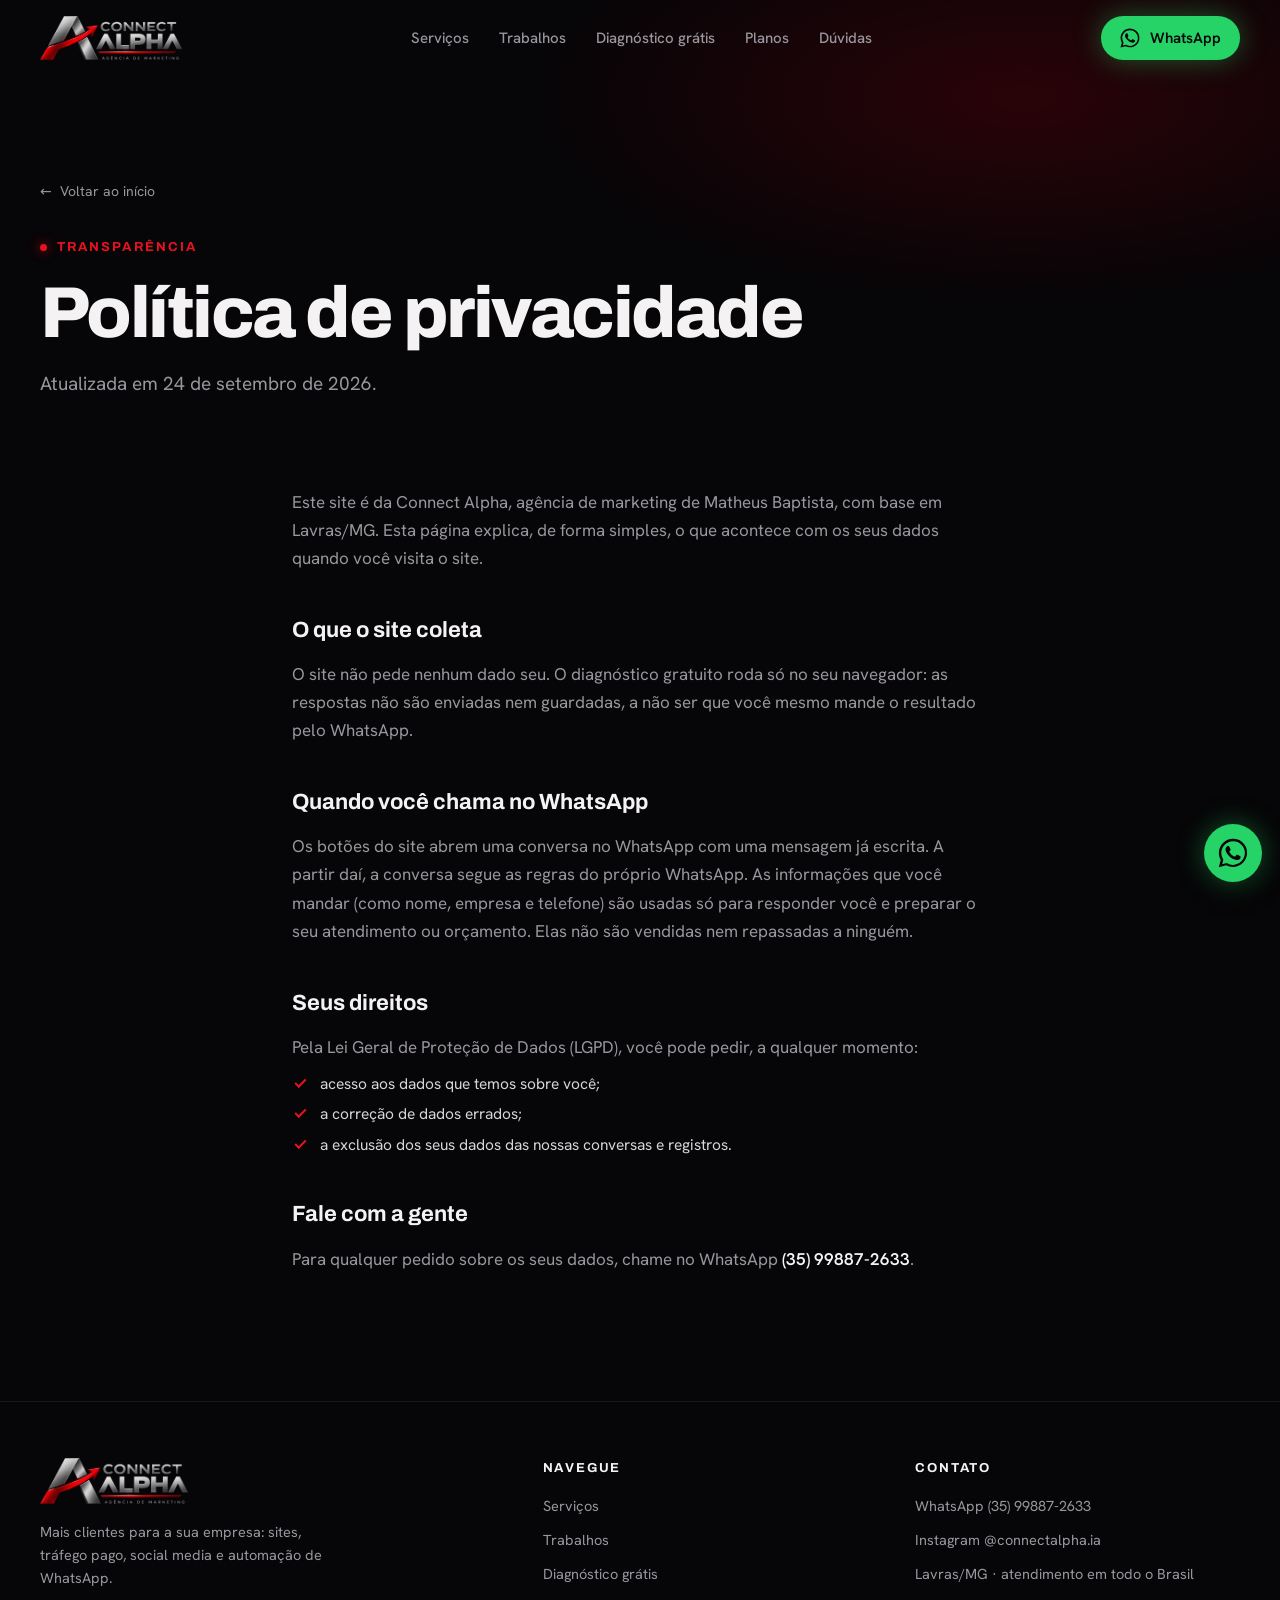
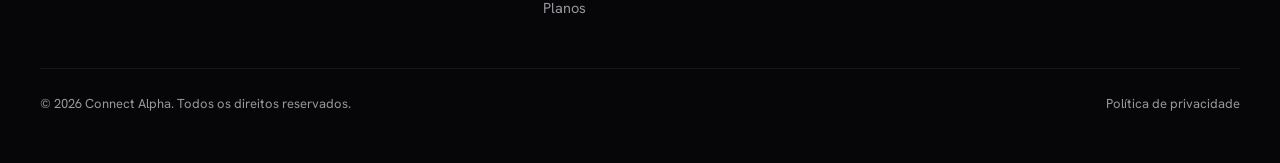
<file: privacidade/index.html>
<!DOCTYPE html>
<html lang="pt-BR">
<head>
<meta charset="UTF-8">
<meta name="viewport" content="width=device-width, initial-scale=1">
<title>Política de privacidade | Connect Alpha</title>
<meta name="description" content="Como o site da Connect Alpha trata os seus dados.">
<link rel="canonical" href="https://connectalpha.com.br/privacidade">
<meta name="theme-color" content="#060507">
<meta property="og:type" content="website">
<meta property="og:locale" content="pt_BR">
<meta property="og:site_name" content="Connect Alpha">
<meta property="og:title" content="Política de privacidade | Connect Alpha">
<meta property="og:description" content="Como o site da Connect Alpha trata os seus dados.">
<meta property="og:image" content="https://connectalpha.com.br/assets/img/og.png">
<meta name="twitter:card" content="summary_large_image">
<link rel="icon" type="image/png" href="/favicon.png">
<link rel="apple-touch-icon" href="/assets/img/apple-touch-icon.png">
<link rel="preload" href="/assets/fonts/archivo.woff2" as="font" type="font/woff2" crossorigin>
<link rel="preload" href="/assets/fonts/hanken-grotesk.woff2" as="font" type="font/woff2" crossorigin>
<link rel="stylesheet" href="/assets/css/site.css?v=c42aede5">
<script>document.documentElement.className += ' js';</script>
</head>
<body>
<svg width="0" height="0" style="position:absolute" aria-hidden="true">
  <symbol id="i-whats" viewBox="0 0 24 24"><path d="M17.47 14.38c-.3-.15-1.76-.87-2.03-.97-.27-.1-.47-.15-.67.15-.2.3-.77.97-.94 1.17-.17.2-.35.22-.64.07-.3-.15-1.26-.46-2.39-1.47-.88-.79-1.48-1.76-1.65-2.06-.17-.3-.02-.46.13-.6.13-.13.3-.35.45-.52.15-.17.2-.3.3-.5.1-.2.05-.37-.03-.52-.07-.15-.67-1.61-.92-2.2-.24-.58-.49-.5-.67-.51h-.57c-.2 0-.52.07-.79.37-.27.3-1.04 1.02-1.04 2.48 0 1.46 1.07 2.88 1.21 3.07.15.2 2.1 3.2 5.08 4.49.71.31 1.26.49 1.69.63.71.23 1.36.2 1.87.12.57-.08 1.76-.72 2.01-1.41.25-.7.25-1.29.17-1.41-.07-.13-.27-.2-.57-.35M12.05 21.5h-.01a9.4 9.4 0 0 1-4.79-1.310l-.34-.2-3.56.93.95-3.47-.22-.36a9.39 9.39 0 0 1-1.44-5.01c0-5.19 4.23-9.42 9.43-9.42a9.36 9.36 0 0 1 6.66 2.76 9.36 9.36 0 0 1 2.76 6.67c0 5.2-4.23 9.42-9.42 9.42M20.07 3.93A11.25 11.25 0 0 0 12.05.6C5.8.6.71 5.69.7 11.95c0 2 .52 3.95 1.52 5.67L.6 23.4l5.9-1.55a11.3 11.3 0 0 0 5.42 1.38h.01c6.25 0 11.34-5.09 11.35-11.35 0-3.03-1.18-5.88-3.32-8.02"/></symbol>
  <symbol id="i-estrela" viewBox="0 0 24 24"><path d="M12 2.5l2.9 6.1 6.6.8-4.9 4.6 1.3 6.6L12 17.3l-5.9 3.3 1.3-6.6-4.9-4.6 6.6-.8z"/></symbol>
</svg>
<a class="pular" href="#conteudo">Pular para o conteúdo</a>
<header class="topo">
  <div class="wrap">
    <a class="marca" href="/" aria-label="Connect Alpha, página inicial"><img src="/assets/img/logo.webp" alt="Connect Alpha, agência de marketing" width="640" height="199"></a>
    <nav class="menu" aria-label="Principal">
      <a href="/#servicos">Serviços</a>
      <a href="/#trabalhos">Trabalhos</a>
      <a href="/#diagnostico">Diagnóstico grátis</a>
      <a href="/#planos">Planos</a>
      <a href="/#duvidas">Dúvidas</a>
    </nav>
    <div class="topo-acoes">
      <a class="btn btn-whats topo-whats" href="https://wa.me/5535998872633?text=Ol%C3%A1%2C%20Matheus!%20Vi%20o%20site%20da%20Connect%20Alpha%20e%20quero%20saber%20mais." target="_blank" rel="noopener"><svg aria-hidden="true"><use href="#i-whats"/></svg><span>WhatsApp</span></a>
      <button class="menu-botao" type="button" aria-expanded="false" aria-controls="menu-movel"><span class="sr-only">Abrir menu</span><i></i><i></i></button>
    </div>
  </div>
  <div class="progresso" aria-hidden="true"></div>
</header>
<div class="menu-movel" id="menu-movel" hidden>
  <nav aria-label="Menu">
    <a href="/#servicos">Serviços</a>
    <a href="/#trabalhos">Trabalhos</a>
    <a href="/#diagnostico">Diagnóstico grátis</a>
    <a href="/#planos">Planos</a>
    <a href="/#duvidas">Dúvidas</a>
  </nav>
  <div class="menu-movel-base">
    <a class="btn btn-whats" href="https://wa.me/5535998872633?text=Ol%C3%A1%2C%20Matheus!%20Vi%20o%20site%20da%20Connect%20Alpha%20e%20quero%20saber%20mais." target="_blank" rel="noopener"><svg aria-hidden="true"><use href="#i-whats"/></svg>Falar no WhatsApp</a>
    <p>(35) 99887-2633 · Lavras/MG, atendimento em todo o Brasil</p>
  </div>
</div>

<main id="conteudo">
  <section class="pagina-topo">
    <div class="wrap">
      <a class="voltar" href="/"><span aria-hidden="true">←</span> Voltar ao início</a><br>
      <span class="kicker">Transparência</span>
      <h1 class="h1">Política de privacidade</h1>
      <p class="lead">Atualizada em 24 de setembro de 2026.</p>
    </div>
  </section>
  <section class="secao" style="padding-top:0">
    <div class="wrap texto-legal">
      <p>Este site é da Connect Alpha, agência de marketing de Matheus Baptista, com base em Lavras/MG. Esta página explica, de forma simples, o que acontece com os seus dados quando você visita o site.</p>
      <h2>O que o site coleta</h2>
      <p>O site não pede nenhum dado seu. O diagnóstico gratuito roda só no seu navegador: as respostas não são enviadas nem guardadas, a não ser que você mesmo mande o resultado pelo WhatsApp. </p>
      <h2>Quando você chama no WhatsApp</h2>
      <p>Os botões do site abrem uma conversa no WhatsApp com uma mensagem já escrita. A partir daí, a conversa segue as regras do próprio WhatsApp. As informações que você mandar (como nome, empresa e telefone) são usadas só para responder você e preparar o seu atendimento ou orçamento. Elas não são vendidas nem repassadas a ninguém.</p>
      <h2>Seus direitos</h2>
      <p>Pela Lei Geral de Proteção de Dados (LGPD), você pode pedir, a qualquer momento:</p>
      <ul class="check">
        <li>acesso aos dados que temos sobre você;</li>
        <li>a correção de dados errados;</li>
        <li>a exclusão dos seus dados das nossas conversas e registros.</li>
      </ul>
      <h2>Fale com a gente</h2>
      <p>Para qualquer pedido sobre os seus dados, chame no WhatsApp <a class="forte" href="https://wa.me/5535998872633?text=Ol%C3%A1%2C%20Matheus!%20Tenho%20uma%20d%C3%BAvida%20sobre%20os%20meus%20dados." target="_blank" rel="noopener">(35) 99887-2633</a>.</p>
    </div>
  </section>
</main>

<footer class="rodape">
  <div class="wrap">
    <div class="grade">
      <div>
        <img src="/assets/img/logo.webp" alt="Connect Alpha" width="640" height="199" loading="lazy">
        <p>Mais clientes para a sua empresa: sites, tráfego pago, social media e automação de WhatsApp.</p>
      </div>
      <div>
        <p class="rodape-titulo">Navegue</p>
        <ul>
          <li><a href="/#servicos">Serviços</a></li>
          <li><a href="/#trabalhos">Trabalhos</a></li>
          <li><a href="/#diagnostico">Diagnóstico grátis</a></li>
          <li><a href="/#planos">Planos</a></li>
        </ul>
      </div>
      <div>
        <p class="rodape-titulo">Contato</p>
        <ul>
          <li><a href="https://wa.me/5535998872633?text=Ol%C3%A1%2C%20Matheus!%20Vi%20o%20site%20da%20Connect%20Alpha%20e%20quero%20saber%20mais." target="_blank" rel="noopener">WhatsApp (35) 99887-2633</a></li>
          <li><a href="https://www.instagram.com/connectalpha.ia/" target="_blank" rel="noopener">Instagram @connectalpha.ia</a></li>
          <li>Lavras/MG · atendimento em todo o Brasil</li>
        </ul>
      </div>
    </div>
    <div class="base">
      <span>© <span id="ano">2026</span> Connect Alpha. Todos os direitos reservados.</span>
      <a href="/privacidade">Política de privacidade</a>
    </div>
  </div>
</footer>

<a class="flutuante" href="https://wa.me/5535998872633?text=Ol%C3%A1%2C%20Matheus!%20Vi%20o%20site%20da%20Connect%20Alpha%20e%20quero%20saber%20mais." target="_blank" rel="noopener" aria-label="Falar no WhatsApp"><svg aria-hidden="true"><use href="#i-whats"/></svg></a>

<script src="/assets/js/site.js?v=ab8e7bb9" defer></script>
</body>
</html>
</file>
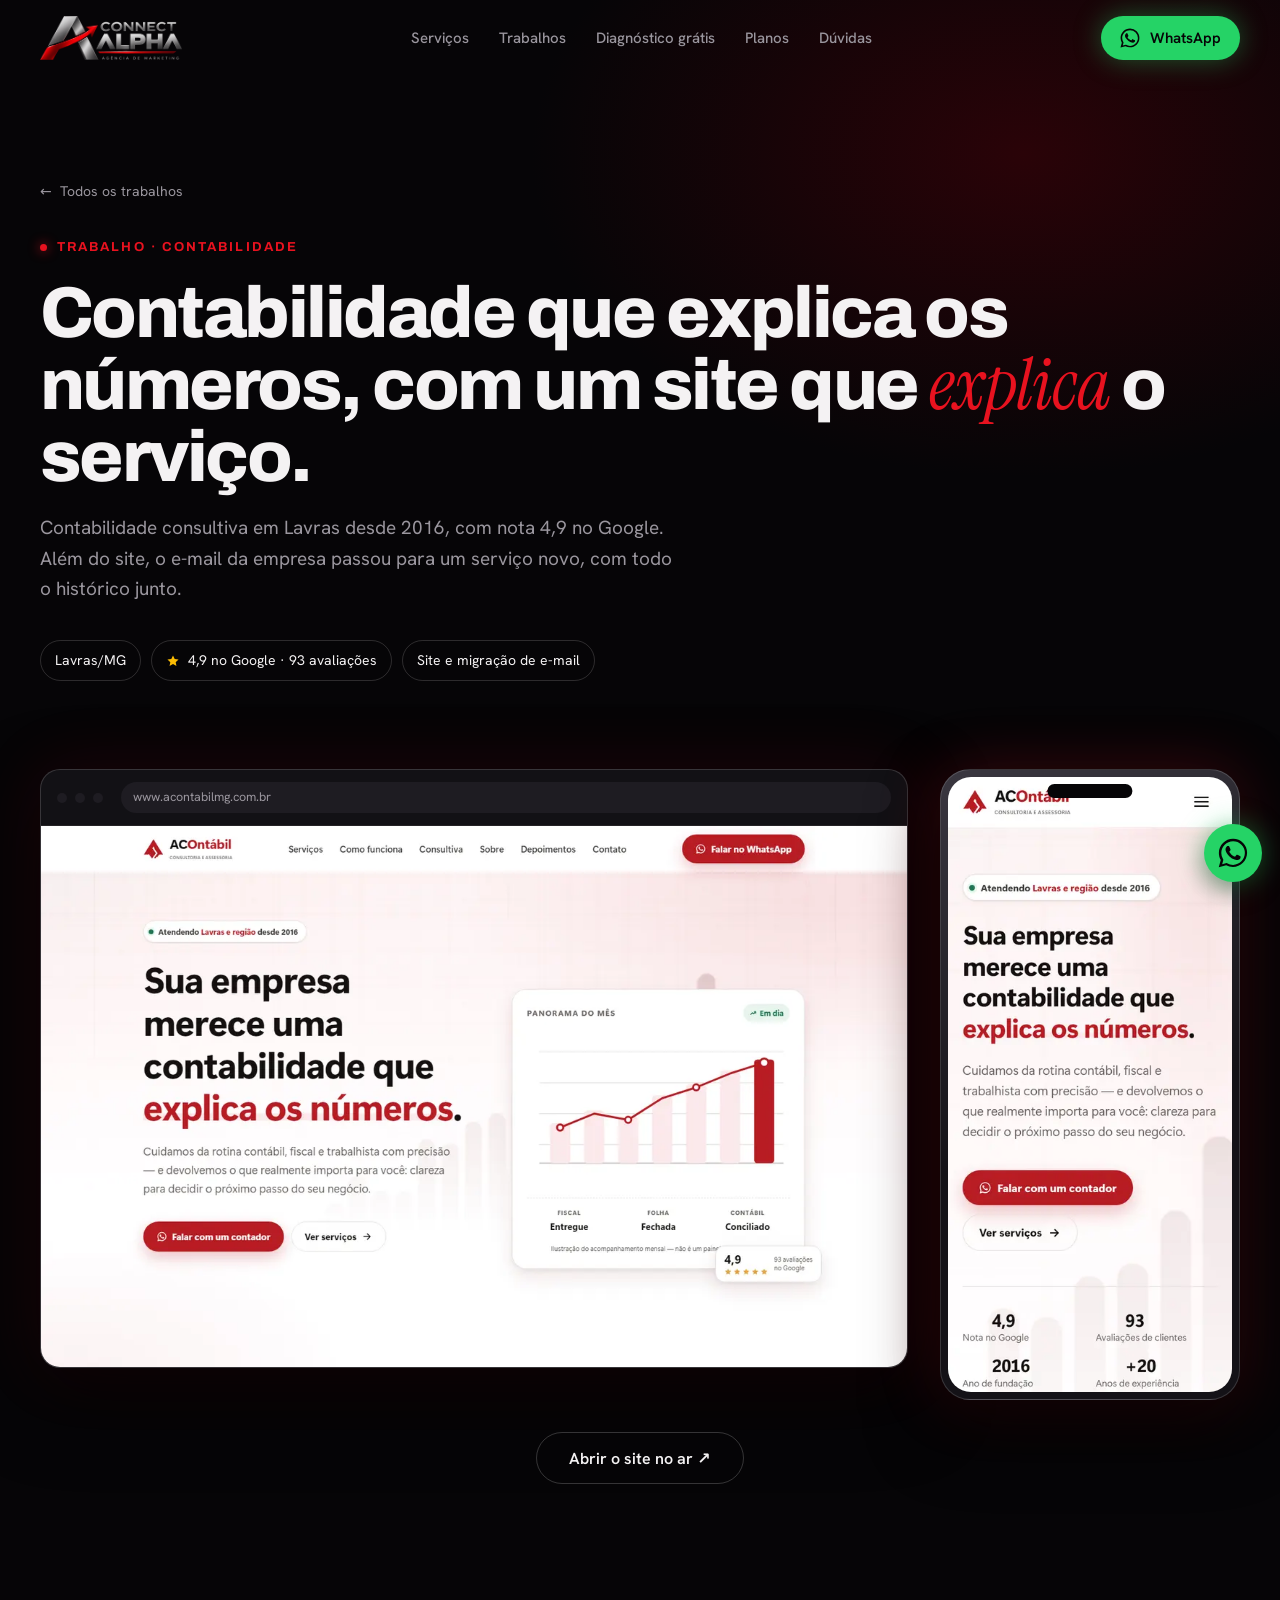
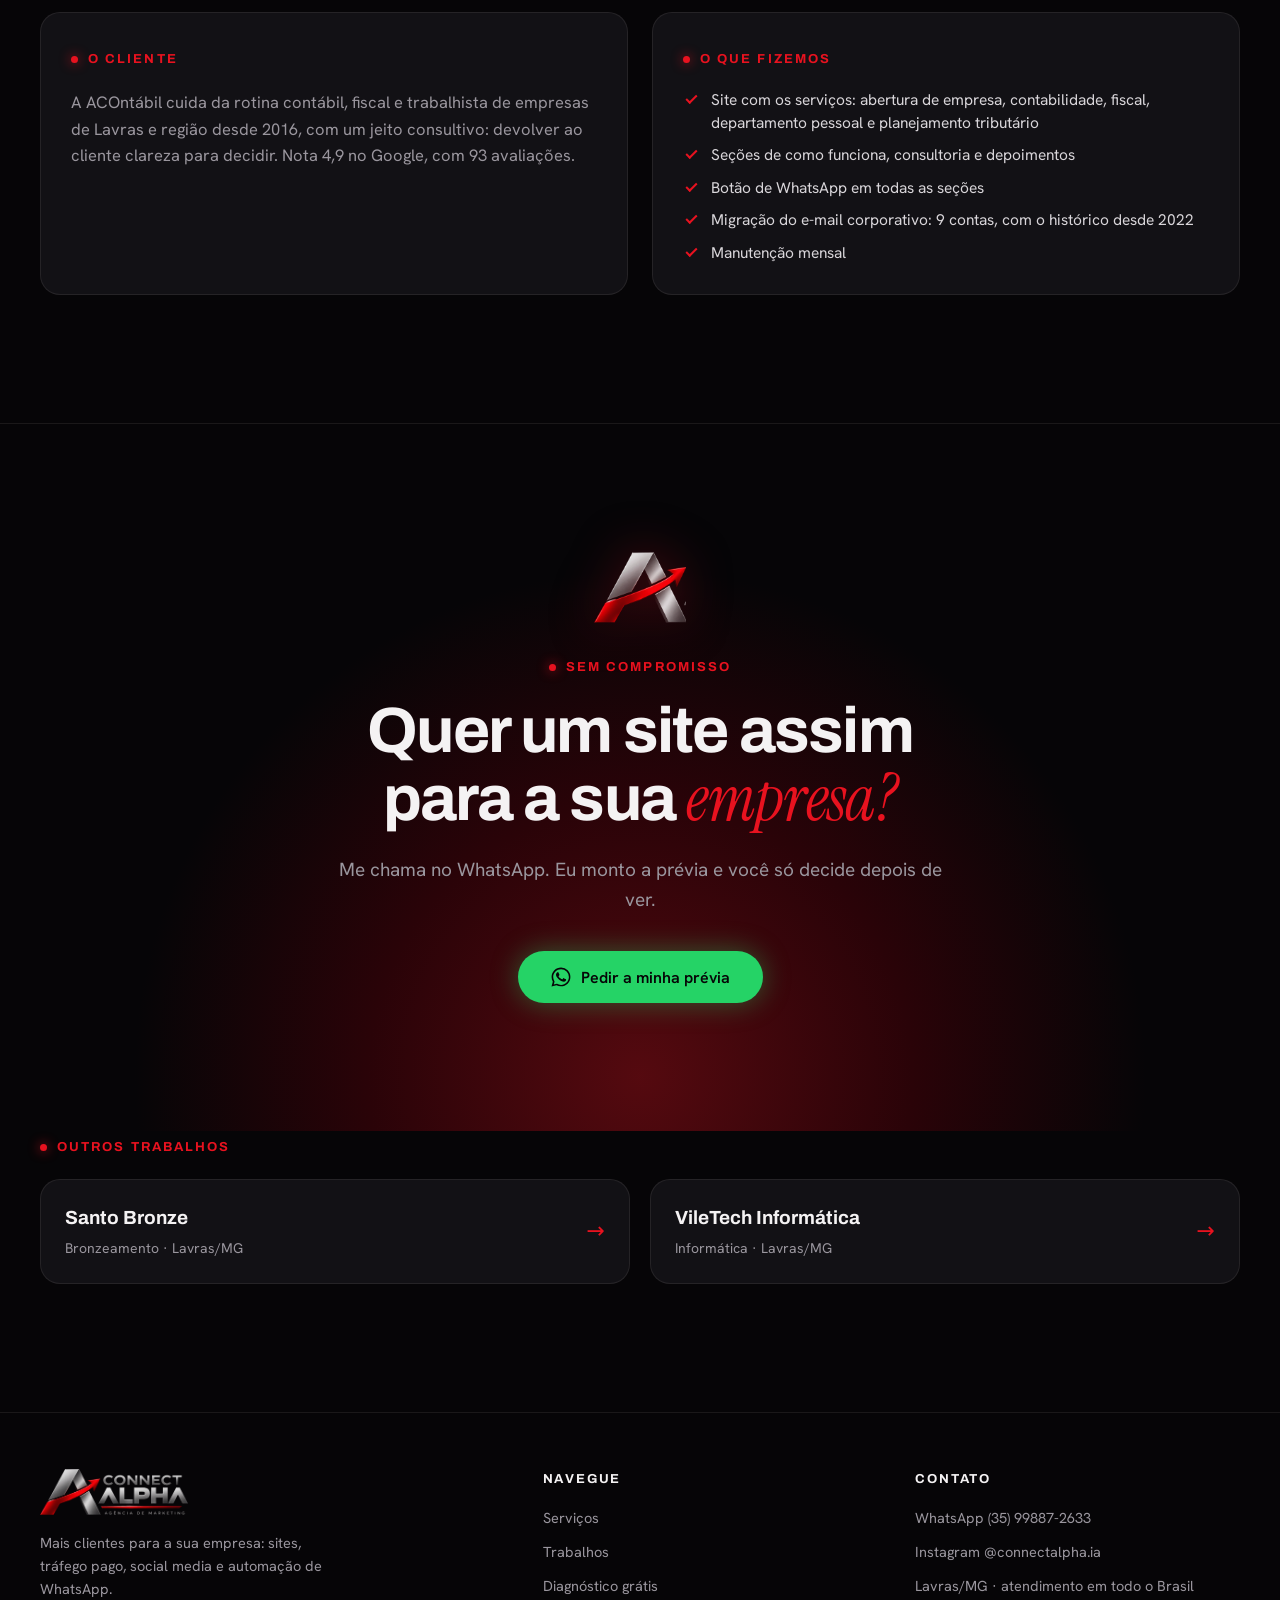
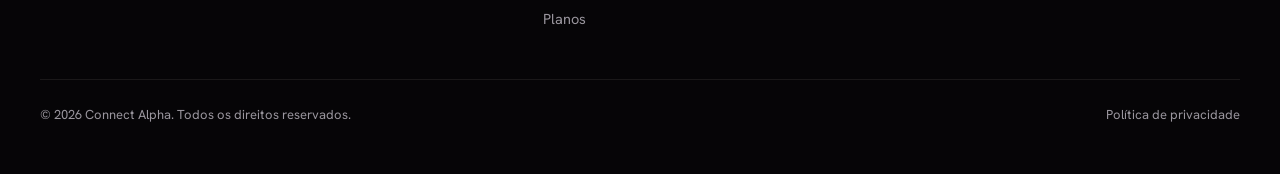
<file: trabalhos/acontabil/index.html>
<!DOCTYPE html>
<html lang="pt-BR">
<head>
<meta charset="UTF-8">
<meta name="viewport" content="width=device-width, initial-scale=1">
<title>ACOntábil | Trabalho da Connect Alpha</title>
<meta name="description" content="ACOntábil, contabilidade em Lavras/MG: site e migração de e-mail feito pela Connect Alpha. Veja o site no computador e no celular.">
<link rel="canonical" href="https://connectalpha.com.br/trabalhos/acontabil">
<meta name="theme-color" content="#060507">
<meta property="og:type" content="website">
<meta property="og:locale" content="pt_BR">
<meta property="og:site_name" content="Connect Alpha">
<meta property="og:title" content="ACOntábil | Trabalho da Connect Alpha">
<meta property="og:description" content="ACOntábil, contabilidade em Lavras/MG: site e migração de e-mail feito pela Connect Alpha. Veja o site no computador e no celular.">
<meta property="og:image" content="https://connectalpha.com.br/assets/img/og.png">
<meta name="twitter:card" content="summary_large_image">
<link rel="icon" type="image/png" href="/favicon.png">
<link rel="apple-touch-icon" href="/assets/img/apple-touch-icon.png">
<link rel="preload" href="/assets/fonts/archivo.woff2" as="font" type="font/woff2" crossorigin>
<link rel="preload" href="/assets/fonts/hanken-grotesk.woff2" as="font" type="font/woff2" crossorigin>
<link rel="stylesheet" href="/assets/css/site.css?v=c42aede5">
<script>document.documentElement.className += ' js';</script>
</head>
<body>
<svg width="0" height="0" style="position:absolute" aria-hidden="true">
  <symbol id="i-whats" viewBox="0 0 24 24"><path d="M17.47 14.38c-.3-.15-1.76-.87-2.03-.97-.27-.1-.47-.15-.67.15-.2.3-.77.97-.94 1.17-.17.2-.35.22-.64.07-.3-.15-1.26-.46-2.39-1.47-.88-.79-1.48-1.76-1.65-2.06-.17-.3-.02-.46.13-.6.13-.13.3-.35.45-.52.15-.17.2-.3.3-.5.1-.2.05-.37-.03-.52-.07-.15-.67-1.61-.92-2.2-.24-.58-.49-.5-.67-.51h-.57c-.2 0-.52.07-.79.37-.27.3-1.04 1.02-1.04 2.48 0 1.46 1.07 2.88 1.21 3.07.15.2 2.1 3.2 5.08 4.49.71.31 1.26.49 1.69.63.71.23 1.36.2 1.87.12.57-.08 1.76-.72 2.01-1.41.25-.7.25-1.29.17-1.41-.07-.13-.27-.2-.57-.35M12.05 21.5h-.01a9.4 9.4 0 0 1-4.79-1.310l-.34-.2-3.56.93.95-3.47-.22-.36a9.39 9.39 0 0 1-1.44-5.01c0-5.19 4.23-9.42 9.43-9.42a9.36 9.36 0 0 1 6.66 2.76 9.36 9.36 0 0 1 2.76 6.67c0 5.2-4.23 9.42-9.42 9.42M20.07 3.93A11.25 11.25 0 0 0 12.05.6C5.8.6.71 5.69.7 11.95c0 2 .52 3.95 1.52 5.67L.6 23.4l5.9-1.55a11.3 11.3 0 0 0 5.42 1.38h.01c6.25 0 11.34-5.09 11.35-11.35 0-3.03-1.18-5.88-3.32-8.02"/></symbol>
  <symbol id="i-estrela" viewBox="0 0 24 24"><path d="M12 2.5l2.9 6.1 6.6.8-4.9 4.6 1.3 6.6L12 17.3l-5.9 3.3 1.3-6.6-4.9-4.6 6.6-.8z"/></symbol>
</svg>
<a class="pular" href="#conteudo">Pular para o conteúdo</a>
<header class="topo">
  <div class="wrap">
    <a class="marca" href="/" aria-label="Connect Alpha, página inicial"><img src="/assets/img/logo.webp" alt="Connect Alpha, agência de marketing" width="640" height="199"></a>
    <nav class="menu" aria-label="Principal">
      <a href="/#servicos">Serviços</a>
      <a href="/#trabalhos">Trabalhos</a>
      <a href="/#diagnostico">Diagnóstico grátis</a>
      <a href="/#planos">Planos</a>
      <a href="/#duvidas">Dúvidas</a>
    </nav>
    <div class="topo-acoes">
      <a class="btn btn-whats topo-whats" href="https://wa.me/5535998872633?text=Ol%C3%A1%2C%20Matheus!%20Vi%20o%20site%20da%20Connect%20Alpha%20e%20quero%20saber%20mais." target="_blank" rel="noopener"><svg aria-hidden="true"><use href="#i-whats"/></svg><span>WhatsApp</span></a>
      <button class="menu-botao" type="button" aria-expanded="false" aria-controls="menu-movel"><span class="sr-only">Abrir menu</span><i></i><i></i></button>
    </div>
  </div>
  <div class="progresso" aria-hidden="true"></div>
</header>
<div class="menu-movel" id="menu-movel" hidden>
  <nav aria-label="Menu">
    <a href="/#servicos">Serviços</a>
    <a href="/#trabalhos">Trabalhos</a>
    <a href="/#diagnostico">Diagnóstico grátis</a>
    <a href="/#planos">Planos</a>
    <a href="/#duvidas">Dúvidas</a>
  </nav>
  <div class="menu-movel-base">
    <a class="btn btn-whats" href="https://wa.me/5535998872633?text=Ol%C3%A1%2C%20Matheus!%20Vi%20o%20site%20da%20Connect%20Alpha%20e%20quero%20saber%20mais." target="_blank" rel="noopener"><svg aria-hidden="true"><use href="#i-whats"/></svg>Falar no WhatsApp</a>
    <p>(35) 99887-2633 · Lavras/MG, atendimento em todo o Brasil</p>
  </div>
</div>

<main id="conteudo">
  <section class="pagina-topo" aria-labelledby="titulo-caso">
    <div class="wrap">
      <a class="voltar" href="/#trabalhos"><span aria-hidden="true">←</span> Todos os trabalhos</a><br>
      <span class="kicker">Trabalho · Contabilidade</span>
      <h1 id="titulo-caso" class="h1">Contabilidade que explica os números, com um site que <em class="s">explica</em> o serviço.</h1>
      <p class="lead">Contabilidade consultiva em Lavras desde 2016, com nota 4,9 no Google. Além do site, o e-mail da empresa passou para um serviço novo, com todo o histórico junto.</p>
      <div class="fatos">
        <span>Lavras/MG</span>
        <span><svg aria-hidden="true"><use href="#i-estrela"/></svg>4,9 no Google · 93 avaliações</span>
        <span>Site e migração de e-mail</span>
      </div>
    </div>
  </section>

  <section class="secao" style="padding-top:0" aria-label="O site no computador e no celular">
    <div class="wrap vitrine">
      <div class="janela revela">
        <div class="barra"><i></i><i></i><i></i><span>www.acontabilmg.com.br</span></div>
        <img src="/assets/img/acontabil-desktop.webp" alt="Página inicial do site da ACOntábil no computador" width="1200" height="750">
      </div>
      <div class="celular revela d1"><div class="tela"><img class="rola" src="/assets/img/acontabil-mobile.webp" alt="Site da ACOntábil rolando no celular" width="390" height="3400" loading="lazy"></div></div>
    </div>
    <div class="wrap" style="margin-top:32px;text-align:center">
      <a class="btn btn-fantasma" href="https://www.acontabilmg.com.br" target="_blank" rel="noopener">Abrir o site no ar ↗</a>
    </div>
  </section>

  <section class="secao" style="padding-top:0" aria-label="Sobre o projeto">
    <div class="wrap blocos">
      <article class="card revela">
        <span class="kicker">O cliente</span>
        <p style="margin-top:18px;font-size:16.5px">A ACOntábil cuida da rotina contábil, fiscal e trabalhista de empresas de Lavras e região desde 2016, com um jeito consultivo: devolver ao cliente clareza para decidir. Nota 4,9 no Google, com 93 avaliações.</p>
      </article>
      <article class="card revela d1">
        <span class="kicker">O que fizemos</span>
        <ul class="check">
          <li>Site com os serviços: abertura de empresa, contabilidade, fiscal, departamento pessoal e planejamento tributário</li>
          <li>Seções de como funciona, consultoria e depoimentos</li>
          <li>Botão de WhatsApp em todas as seções</li>
          <li>Migração do e-mail corporativo: 9 contas, com o histórico desde 2022</li>
          <li>Manutenção mensal</li>
        </ul>
      </article>
    </div>
  </section>

  <section class="secao final" aria-labelledby="titulo-final">
    <div class="wrap">
      <img class="simbolo revela" src="/assets/img/simbolo.webp" alt="" width="260" height="200" loading="lazy">
      <span class="kicker revela">Sem compromisso</span>
      <h2 id="titulo-final" class="h2 revela d1">Quer um site assim para a sua <em class="s">empresa?</em></h2>
      <p class="lead revela d2">Me chama no WhatsApp. Eu monto a prévia e você só decide depois de ver.</p>
      <a class="btn btn-whats revela d3" href="https://wa.me/5535998872633?text=Ol%C3%A1%2C%20Matheus!%20Vi%20o%20trabalho%20da%20ACOnt%C3%A1bil%20no%20site%20da%20Connect%20Alpha%20e%20quero%20ver%20como%20ficaria%20o%20site%20da%20minha%20empresa." target="_blank" rel="noopener"><svg aria-hidden="true"><use href="#i-whats"/></svg>Pedir a minha prévia</a>
    </div>
  </section>

  <section class="secao" style="padding-top:0" aria-label="Outros trabalhos">
    <div class="wrap">
      <p class="kicker" style="margin-bottom:20px">Outros trabalhos</p>
      <div class="outros-casos">
        <a href="/trabalhos/santo-bronze"><div><b>Santo Bronze</b><span>Bronzeamento · Lavras/MG</span></div><span class="seta" aria-hidden="true">→</span></a>
        <a href="/trabalhos/viletech"><div><b>VileTech Informática</b><span>Informática · Lavras/MG</span></div><span class="seta" aria-hidden="true">→</span></a>
      </div>
    </div>
  </section>
</main>

<footer class="rodape">
  <div class="wrap">
    <div class="grade">
      <div>
        <img src="/assets/img/logo.webp" alt="Connect Alpha" width="640" height="199" loading="lazy">
        <p>Mais clientes para a sua empresa: sites, tráfego pago, social media e automação de WhatsApp.</p>
      </div>
      <div>
        <p class="rodape-titulo">Navegue</p>
        <ul>
          <li><a href="/#servicos">Serviços</a></li>
          <li><a href="/#trabalhos">Trabalhos</a></li>
          <li><a href="/#diagnostico">Diagnóstico grátis</a></li>
          <li><a href="/#planos">Planos</a></li>
        </ul>
      </div>
      <div>
        <p class="rodape-titulo">Contato</p>
        <ul>
          <li><a href="https://wa.me/5535998872633?text=Ol%C3%A1%2C%20Matheus!%20Vi%20o%20site%20da%20Connect%20Alpha%20e%20quero%20saber%20mais." target="_blank" rel="noopener">WhatsApp (35) 99887-2633</a></li>
          <li><a href="https://www.instagram.com/connectalpha.ia/" target="_blank" rel="noopener">Instagram @connectalpha.ia</a></li>
          <li>Lavras/MG · atendimento em todo o Brasil</li>
        </ul>
      </div>
    </div>
    <div class="base">
      <span>© <span id="ano">2026</span> Connect Alpha. Todos os direitos reservados.</span>
      <a href="/privacidade">Política de privacidade</a>
    </div>
  </div>
</footer>

<a class="flutuante" href="https://wa.me/5535998872633?text=Ol%C3%A1%2C%20Matheus!%20Vi%20o%20site%20da%20Connect%20Alpha%20e%20quero%20saber%20mais." target="_blank" rel="noopener" aria-label="Falar no WhatsApp"><svg aria-hidden="true"><use href="#i-whats"/></svg></a>

<script src="/assets/js/site.js?v=ab8e7bb9" defer></script>
</body>
</html>
</file>
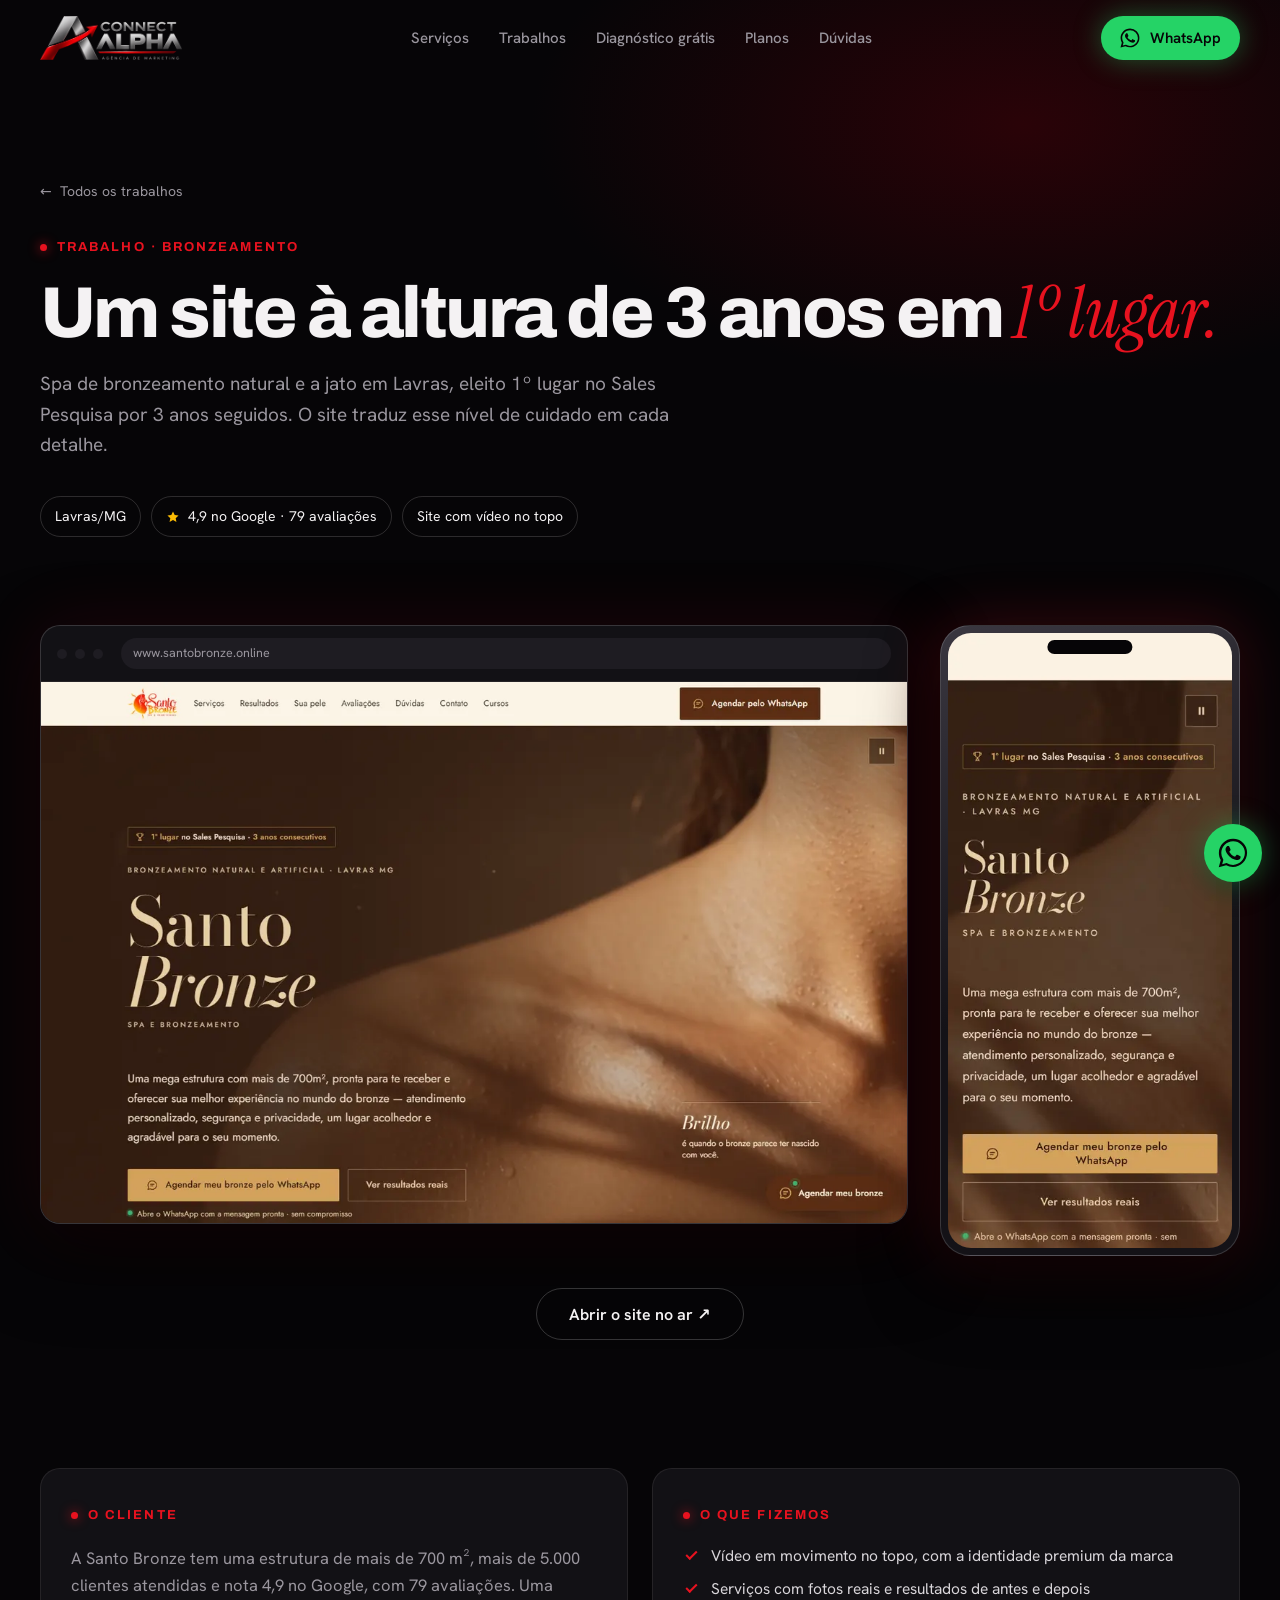
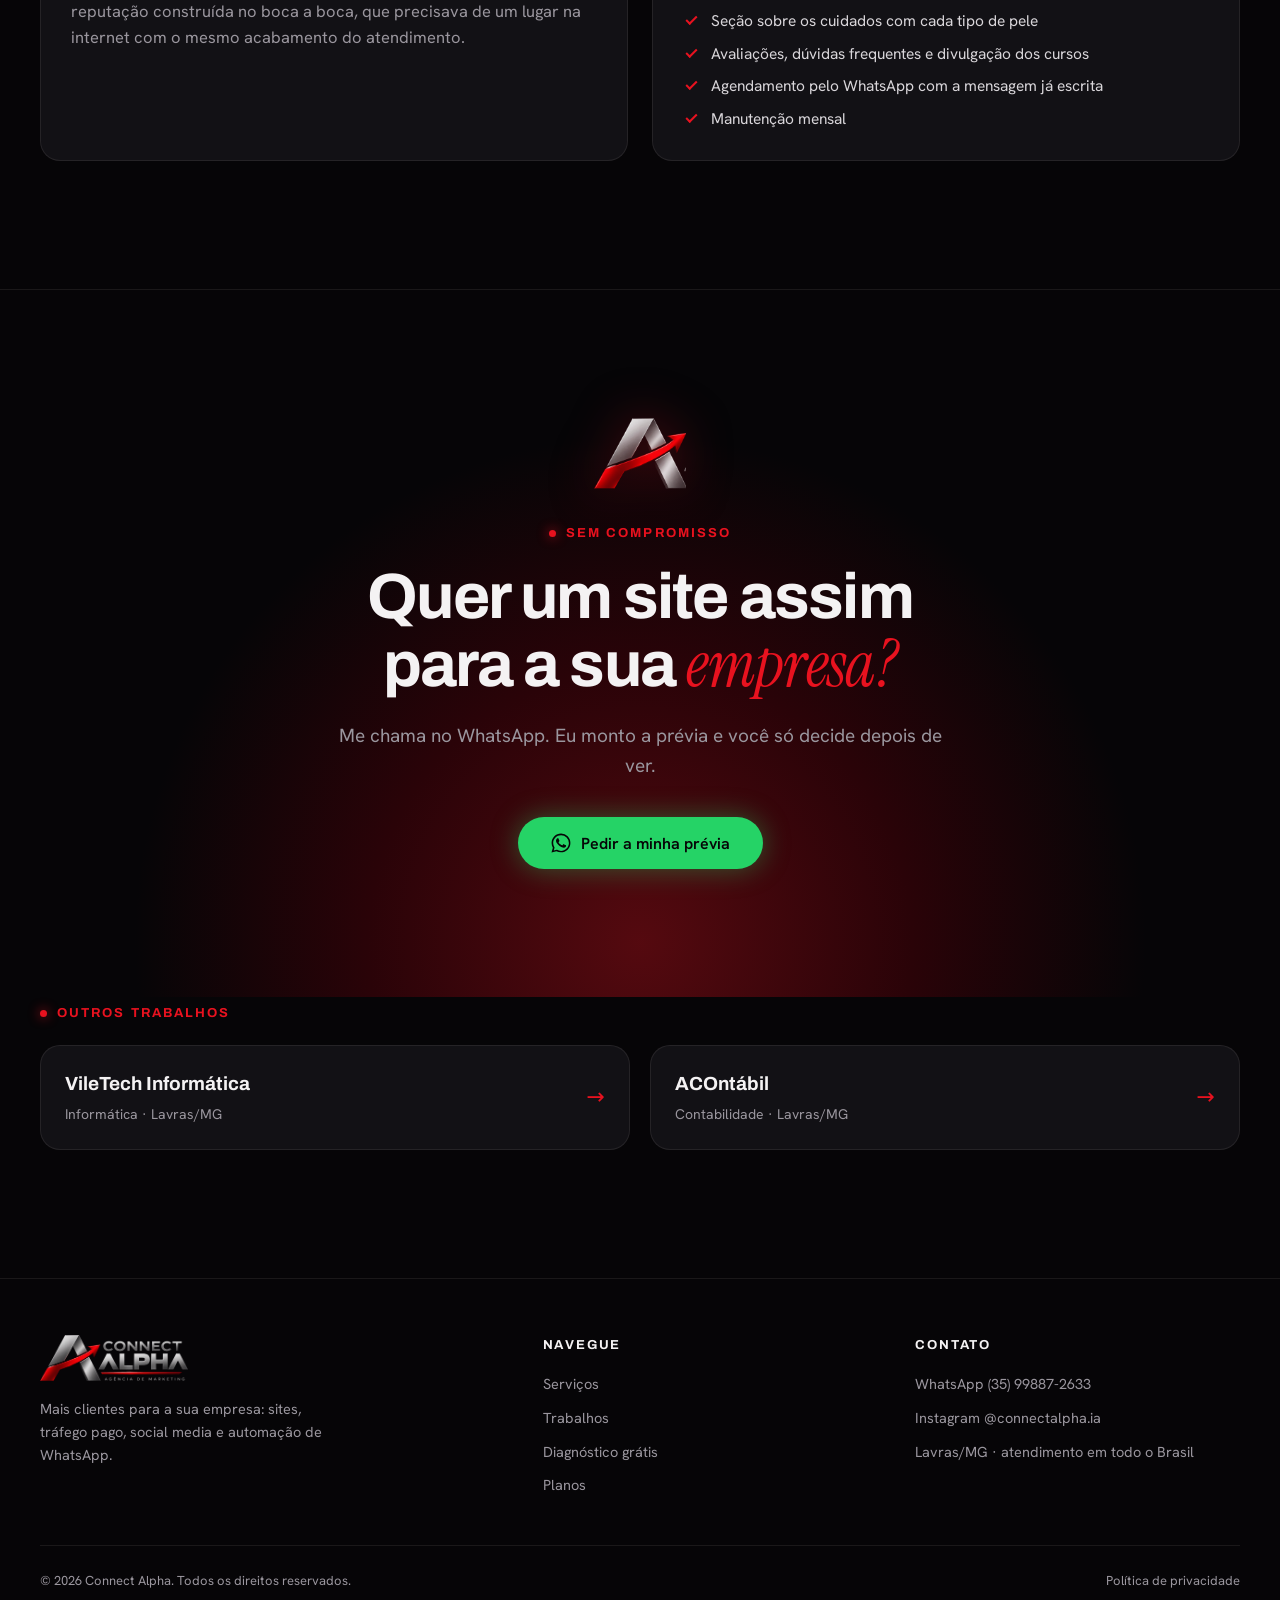
<file: trabalhos/santo-bronze/index.html>
<!DOCTYPE html>
<html lang="pt-BR">
<head>
<meta charset="UTF-8">
<meta name="viewport" content="width=device-width, initial-scale=1">
<title>Santo Bronze | Trabalho da Connect Alpha</title>
<meta name="description" content="Santo Bronze, bronzeamento em Lavras/MG: site com vídeo no topo feito pela Connect Alpha. Veja o site no computador e no celular.">
<link rel="canonical" href="https://connectalpha.com.br/trabalhos/santo-bronze">
<meta name="theme-color" content="#060507">
<meta property="og:type" content="website">
<meta property="og:locale" content="pt_BR">
<meta property="og:site_name" content="Connect Alpha">
<meta property="og:title" content="Santo Bronze | Trabalho da Connect Alpha">
<meta property="og:description" content="Santo Bronze, bronzeamento em Lavras/MG: site com vídeo no topo feito pela Connect Alpha. Veja o site no computador e no celular.">
<meta property="og:image" content="https://connectalpha.com.br/assets/img/og.png">
<meta name="twitter:card" content="summary_large_image">
<link rel="icon" type="image/png" href="/favicon.png">
<link rel="apple-touch-icon" href="/assets/img/apple-touch-icon.png">
<link rel="preload" href="/assets/fonts/archivo.woff2" as="font" type="font/woff2" crossorigin>
<link rel="preload" href="/assets/fonts/hanken-grotesk.woff2" as="font" type="font/woff2" crossorigin>
<link rel="stylesheet" href="/assets/css/site.css?v=c42aede5">
<script>document.documentElement.className += ' js';</script>
</head>
<body>
<svg width="0" height="0" style="position:absolute" aria-hidden="true">
  <symbol id="i-whats" viewBox="0 0 24 24"><path d="M17.47 14.38c-.3-.15-1.76-.87-2.03-.97-.27-.1-.47-.15-.67.15-.2.3-.77.97-.94 1.17-.17.2-.35.22-.64.07-.3-.15-1.26-.46-2.39-1.47-.88-.79-1.48-1.76-1.65-2.06-.17-.3-.02-.46.13-.6.13-.13.3-.35.45-.52.15-.17.2-.3.3-.5.1-.2.05-.37-.03-.52-.07-.15-.67-1.61-.92-2.2-.24-.58-.49-.5-.67-.51h-.57c-.2 0-.52.07-.79.37-.27.3-1.04 1.02-1.04 2.48 0 1.46 1.07 2.88 1.21 3.07.15.2 2.1 3.2 5.08 4.49.71.31 1.26.49 1.69.63.71.23 1.36.2 1.87.12.57-.08 1.76-.72 2.01-1.41.25-.7.25-1.29.17-1.41-.07-.13-.27-.2-.57-.35M12.05 21.5h-.01a9.4 9.4 0 0 1-4.79-1.310l-.34-.2-3.56.93.95-3.47-.22-.36a9.39 9.39 0 0 1-1.44-5.01c0-5.19 4.23-9.42 9.43-9.42a9.36 9.36 0 0 1 6.66 2.76 9.36 9.36 0 0 1 2.76 6.67c0 5.2-4.23 9.42-9.42 9.42M20.07 3.93A11.25 11.25 0 0 0 12.05.6C5.8.6.71 5.69.7 11.95c0 2 .52 3.95 1.52 5.67L.6 23.4l5.9-1.55a11.3 11.3 0 0 0 5.42 1.38h.01c6.25 0 11.34-5.09 11.35-11.35 0-3.03-1.18-5.88-3.32-8.02"/></symbol>
  <symbol id="i-estrela" viewBox="0 0 24 24"><path d="M12 2.5l2.9 6.1 6.6.8-4.9 4.6 1.3 6.6L12 17.3l-5.9 3.3 1.3-6.6-4.9-4.6 6.6-.8z"/></symbol>
</svg>
<a class="pular" href="#conteudo">Pular para o conteúdo</a>
<header class="topo">
  <div class="wrap">
    <a class="marca" href="/" aria-label="Connect Alpha, página inicial"><img src="/assets/img/logo.webp" alt="Connect Alpha, agência de marketing" width="640" height="199"></a>
    <nav class="menu" aria-label="Principal">
      <a href="/#servicos">Serviços</a>
      <a href="/#trabalhos">Trabalhos</a>
      <a href="/#diagnostico">Diagnóstico grátis</a>
      <a href="/#planos">Planos</a>
      <a href="/#duvidas">Dúvidas</a>
    </nav>
    <div class="topo-acoes">
      <a class="btn btn-whats topo-whats" href="https://wa.me/5535998872633?text=Ol%C3%A1%2C%20Matheus!%20Vi%20o%20site%20da%20Connect%20Alpha%20e%20quero%20saber%20mais." target="_blank" rel="noopener"><svg aria-hidden="true"><use href="#i-whats"/></svg><span>WhatsApp</span></a>
      <button class="menu-botao" type="button" aria-expanded="false" aria-controls="menu-movel"><span class="sr-only">Abrir menu</span><i></i><i></i></button>
    </div>
  </div>
  <div class="progresso" aria-hidden="true"></div>
</header>
<div class="menu-movel" id="menu-movel" hidden>
  <nav aria-label="Menu">
    <a href="/#servicos">Serviços</a>
    <a href="/#trabalhos">Trabalhos</a>
    <a href="/#diagnostico">Diagnóstico grátis</a>
    <a href="/#planos">Planos</a>
    <a href="/#duvidas">Dúvidas</a>
  </nav>
  <div class="menu-movel-base">
    <a class="btn btn-whats" href="https://wa.me/5535998872633?text=Ol%C3%A1%2C%20Matheus!%20Vi%20o%20site%20da%20Connect%20Alpha%20e%20quero%20saber%20mais." target="_blank" rel="noopener"><svg aria-hidden="true"><use href="#i-whats"/></svg>Falar no WhatsApp</a>
    <p>(35) 99887-2633 · Lavras/MG, atendimento em todo o Brasil</p>
  </div>
</div>

<main id="conteudo">
  <section class="pagina-topo" aria-labelledby="titulo-caso">
    <div class="wrap">
      <a class="voltar" href="/#trabalhos"><span aria-hidden="true">←</span> Todos os trabalhos</a><br>
      <span class="kicker">Trabalho · Bronzeamento</span>
      <h1 id="titulo-caso" class="h1">Um site à altura de 3 anos em <em class="s">1º lugar.</em></h1>
      <p class="lead">Spa de bronzeamento natural e a jato em Lavras, eleito 1º lugar no Sales Pesquisa por 3 anos seguidos. O site traduz esse nível de cuidado em cada detalhe.</p>
      <div class="fatos">
        <span>Lavras/MG</span>
        <span><svg aria-hidden="true"><use href="#i-estrela"/></svg>4,9 no Google · 79 avaliações</span>
        <span>Site com vídeo no topo</span>
      </div>
    </div>
  </section>

  <section class="secao" style="padding-top:0" aria-label="O site no computador e no celular">
    <div class="wrap vitrine">
      <div class="janela revela">
        <div class="barra"><i></i><i></i><i></i><span>www.santobronze.online</span></div>
        <img src="/assets/img/santobronze-desktop.webp" alt="Página inicial do site da Santo Bronze no computador" width="1200" height="750">
      </div>
      <div class="celular revela d1"><div class="tela"><img class="rola" src="/assets/img/santobronze-mobile.webp" alt="Site da Santo Bronze rolando no celular" width="390" height="3400" loading="lazy"></div></div>
    </div>
    <div class="wrap" style="margin-top:32px;text-align:center">
      <a class="btn btn-fantasma" href="https://www.santobronze.online" target="_blank" rel="noopener">Abrir o site no ar ↗</a>
    </div>
  </section>

  <section class="secao" style="padding-top:0" aria-label="Sobre o projeto">
    <div class="wrap blocos">
      <article class="card revela">
        <span class="kicker">O cliente</span>
        <p style="margin-top:18px;font-size:16.5px">A Santo Bronze tem uma estrutura de mais de 700 m², mais de 5.000 clientes atendidas e nota 4,9 no Google, com 79 avaliações. Uma reputação construída no boca a boca, que precisava de um lugar na internet com o mesmo acabamento do atendimento.</p>
      </article>
      <article class="card revela d1">
        <span class="kicker">O que fizemos</span>
        <ul class="check">
          <li>Vídeo em movimento no topo, com a identidade premium da marca</li>
          <li>Serviços com fotos reais e resultados de antes e depois</li>
          <li>Seção sobre os cuidados com cada tipo de pele</li>
          <li>Avaliações, dúvidas frequentes e divulgação dos cursos</li>
          <li>Agendamento pelo WhatsApp com a mensagem já escrita</li>
          <li>Manutenção mensal</li>
        </ul>
      </article>
    </div>
  </section>

  <section class="secao final" aria-labelledby="titulo-final">
    <div class="wrap">
      <img class="simbolo revela" src="/assets/img/simbolo.webp" alt="" width="260" height="200" loading="lazy">
      <span class="kicker revela">Sem compromisso</span>
      <h2 id="titulo-final" class="h2 revela d1">Quer um site assim para a sua <em class="s">empresa?</em></h2>
      <p class="lead revela d2">Me chama no WhatsApp. Eu monto a prévia e você só decide depois de ver.</p>
      <a class="btn btn-whats revela d3" href="https://wa.me/5535998872633?text=Ol%C3%A1%2C%20Matheus!%20Vi%20o%20trabalho%20da%20Santo%20Bronze%20no%20site%20da%20Connect%20Alpha%20e%20quero%20ver%20como%20ficaria%20o%20site%20da%20minha%20empresa." target="_blank" rel="noopener"><svg aria-hidden="true"><use href="#i-whats"/></svg>Pedir a minha prévia</a>
    </div>
  </section>

  <section class="secao" style="padding-top:0" aria-label="Outros trabalhos">
    <div class="wrap">
      <p class="kicker" style="margin-bottom:20px">Outros trabalhos</p>
      <div class="outros-casos">
        <a href="/trabalhos/viletech"><div><b>VileTech Informática</b><span>Informática · Lavras/MG</span></div><span class="seta" aria-hidden="true">→</span></a>
        <a href="/trabalhos/acontabil"><div><b>ACOntábil</b><span>Contabilidade · Lavras/MG</span></div><span class="seta" aria-hidden="true">→</span></a>
      </div>
    </div>
  </section>
</main>

<footer class="rodape">
  <div class="wrap">
    <div class="grade">
      <div>
        <img src="/assets/img/logo.webp" alt="Connect Alpha" width="640" height="199" loading="lazy">
        <p>Mais clientes para a sua empresa: sites, tráfego pago, social media e automação de WhatsApp.</p>
      </div>
      <div>
        <p class="rodape-titulo">Navegue</p>
        <ul>
          <li><a href="/#servicos">Serviços</a></li>
          <li><a href="/#trabalhos">Trabalhos</a></li>
          <li><a href="/#diagnostico">Diagnóstico grátis</a></li>
          <li><a href="/#planos">Planos</a></li>
        </ul>
      </div>
      <div>
        <p class="rodape-titulo">Contato</p>
        <ul>
          <li><a href="https://wa.me/5535998872633?text=Ol%C3%A1%2C%20Matheus!%20Vi%20o%20site%20da%20Connect%20Alpha%20e%20quero%20saber%20mais." target="_blank" rel="noopener">WhatsApp (35) 99887-2633</a></li>
          <li><a href="https://www.instagram.com/connectalpha.ia/" target="_blank" rel="noopener">Instagram @connectalpha.ia</a></li>
          <li>Lavras/MG · atendimento em todo o Brasil</li>
        </ul>
      </div>
    </div>
    <div class="base">
      <span>© <span id="ano">2026</span> Connect Alpha. Todos os direitos reservados.</span>
      <a href="/privacidade">Política de privacidade</a>
    </div>
  </div>
</footer>

<a class="flutuante" href="https://wa.me/5535998872633?text=Ol%C3%A1%2C%20Matheus!%20Vi%20o%20site%20da%20Connect%20Alpha%20e%20quero%20saber%20mais." target="_blank" rel="noopener" aria-label="Falar no WhatsApp"><svg aria-hidden="true"><use href="#i-whats"/></svg></a>

<script src="/assets/js/site.js?v=ab8e7bb9" defer></script>
</body>
</html>
</file>
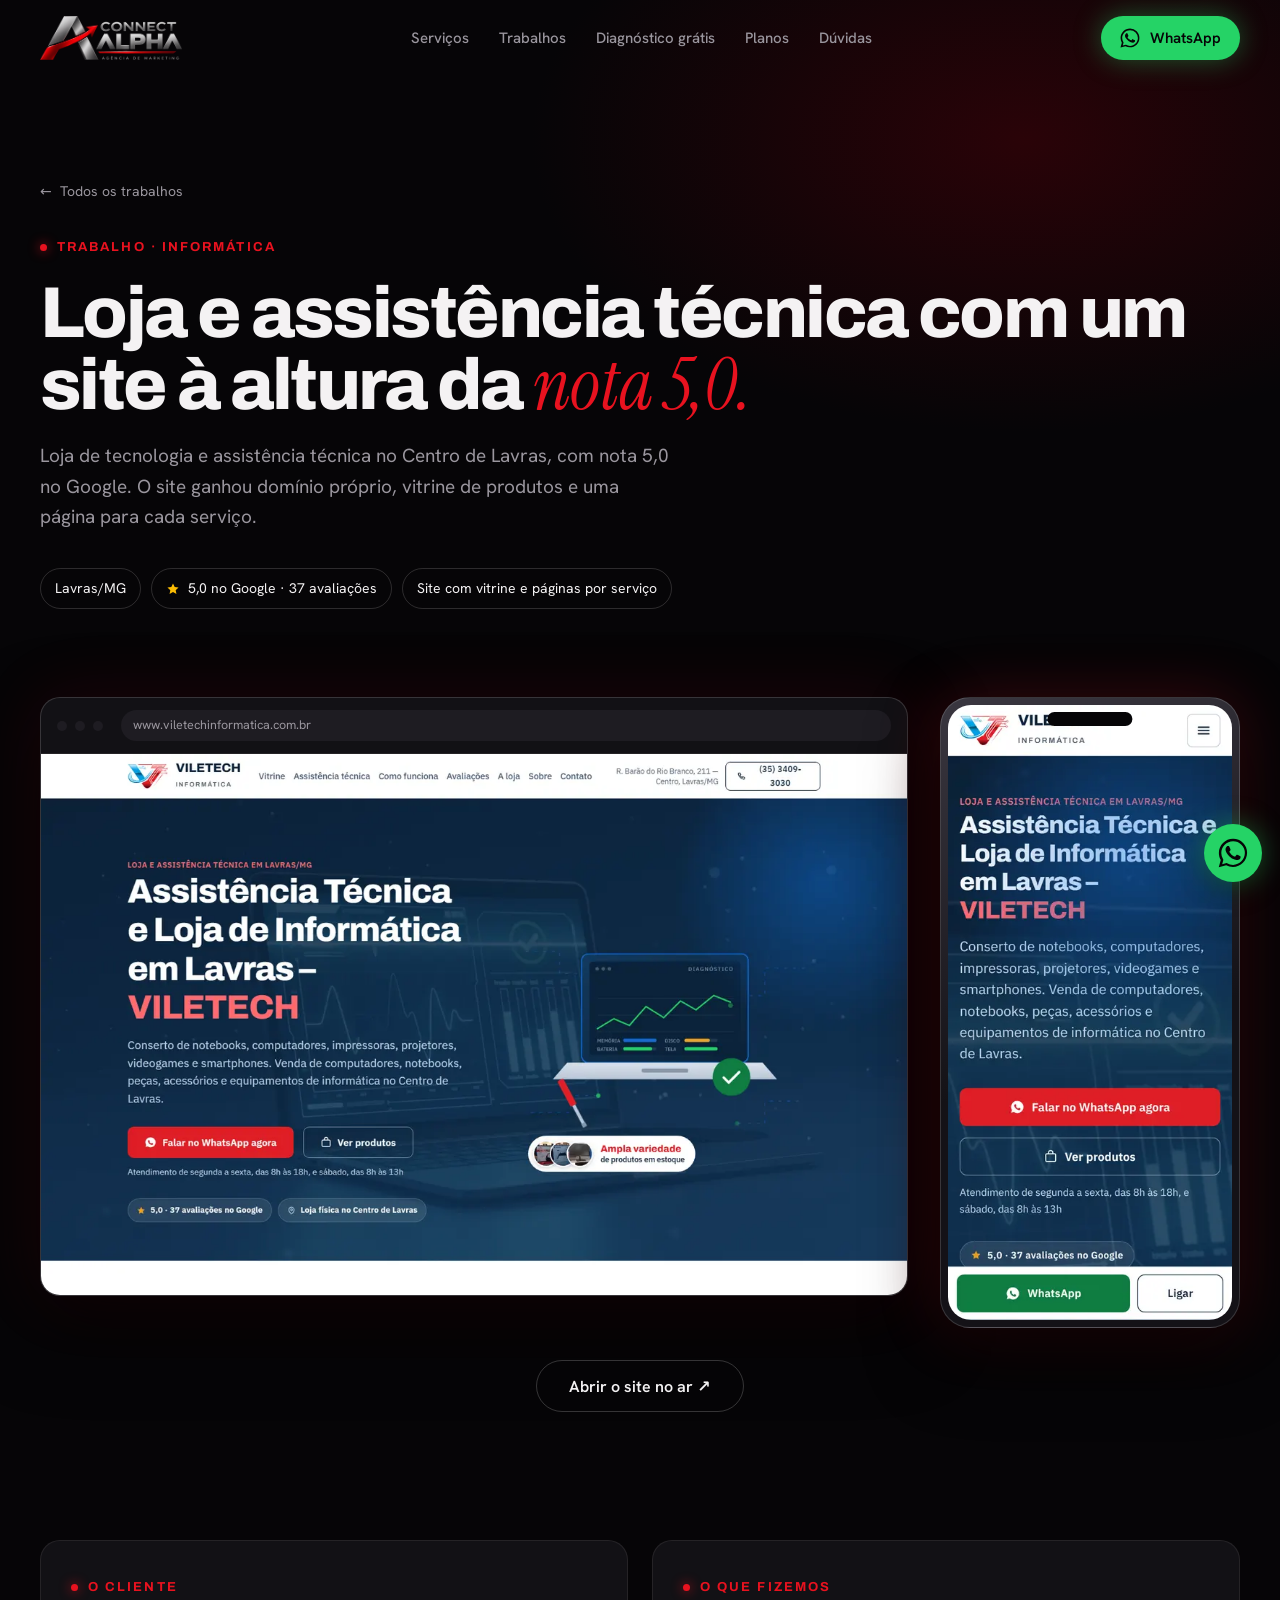
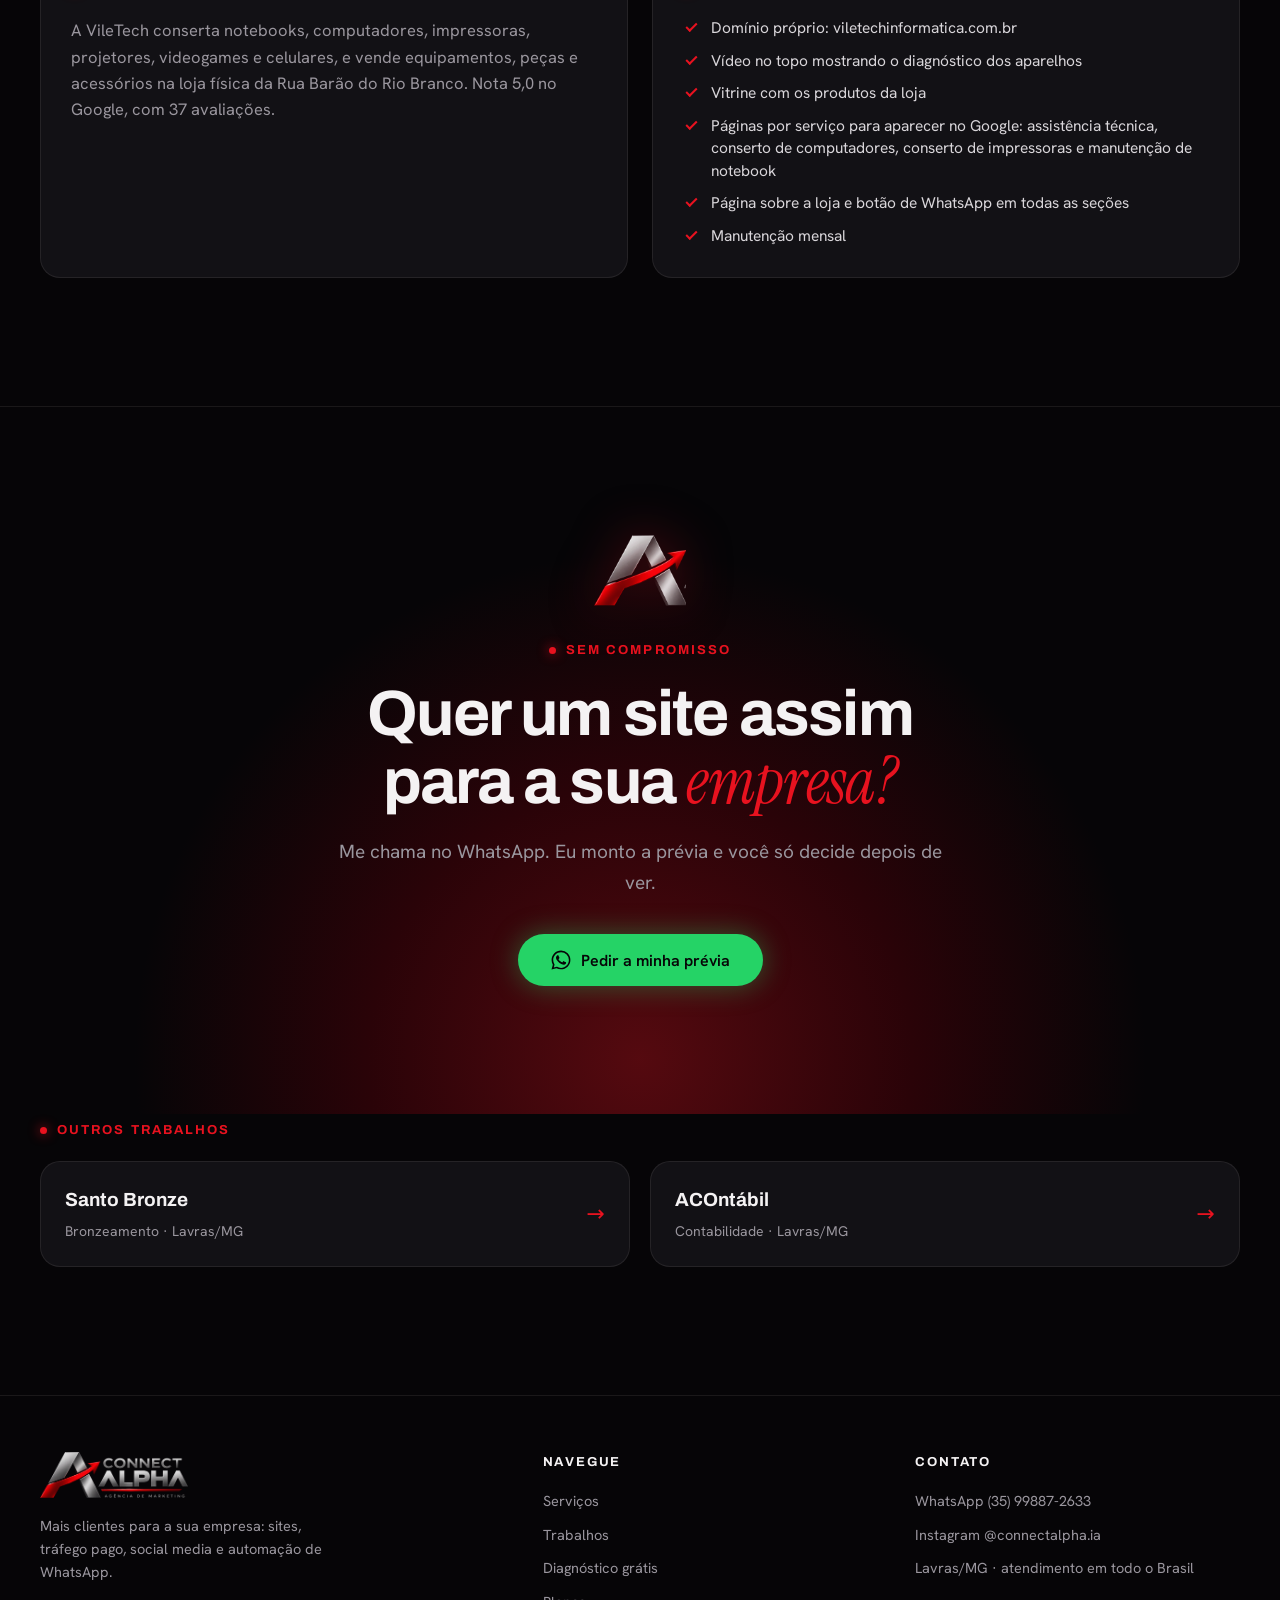
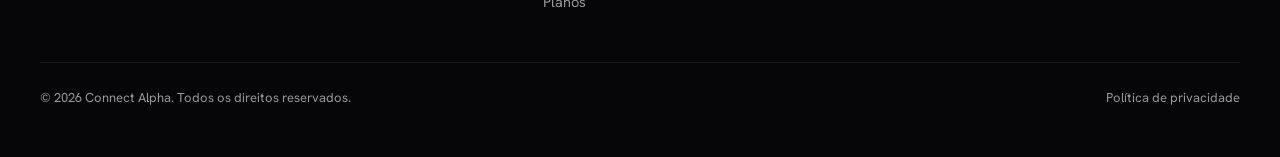
<file: trabalhos/viletech/index.html>
<!DOCTYPE html>
<html lang="pt-BR">
<head>
<meta charset="UTF-8">
<meta name="viewport" content="width=device-width, initial-scale=1">
<title>VileTech Informática | Trabalho da Connect Alpha</title>
<meta name="description" content="VileTech Informática, informática em Lavras/MG: site com vitrine e páginas por serviço feito pela Connect Alpha. Veja o site no computador e no celular.">
<link rel="canonical" href="https://connectalpha.com.br/trabalhos/viletech">
<meta name="theme-color" content="#060507">
<meta property="og:type" content="website">
<meta property="og:locale" content="pt_BR">
<meta property="og:site_name" content="Connect Alpha">
<meta property="og:title" content="VileTech Informática | Trabalho da Connect Alpha">
<meta property="og:description" content="VileTech Informática, informática em Lavras/MG: site com vitrine e páginas por serviço feito pela Connect Alpha. Veja o site no computador e no celular.">
<meta property="og:image" content="https://connectalpha.com.br/assets/img/og.png">
<meta name="twitter:card" content="summary_large_image">
<link rel="icon" type="image/png" href="/favicon.png">
<link rel="apple-touch-icon" href="/assets/img/apple-touch-icon.png">
<link rel="preload" href="/assets/fonts/archivo.woff2" as="font" type="font/woff2" crossorigin>
<link rel="preload" href="/assets/fonts/hanken-grotesk.woff2" as="font" type="font/woff2" crossorigin>
<link rel="stylesheet" href="/assets/css/site.css?v=c42aede5">
<script>document.documentElement.className += ' js';</script>
</head>
<body>
<svg width="0" height="0" style="position:absolute" aria-hidden="true">
  <symbol id="i-whats" viewBox="0 0 24 24"><path d="M17.47 14.38c-.3-.15-1.76-.87-2.03-.97-.27-.1-.47-.15-.67.15-.2.3-.77.97-.94 1.17-.17.2-.35.22-.64.07-.3-.15-1.26-.46-2.39-1.47-.88-.79-1.48-1.76-1.65-2.06-.17-.3-.02-.46.13-.6.13-.13.3-.35.45-.52.15-.17.2-.3.3-.5.1-.2.05-.37-.03-.52-.07-.15-.67-1.61-.92-2.2-.24-.58-.49-.5-.67-.51h-.57c-.2 0-.52.07-.79.37-.27.3-1.04 1.02-1.04 2.48 0 1.46 1.07 2.88 1.21 3.07.15.2 2.1 3.2 5.08 4.49.71.31 1.26.49 1.69.63.71.23 1.36.2 1.87.12.57-.08 1.76-.72 2.01-1.41.25-.7.25-1.29.17-1.41-.07-.13-.27-.2-.57-.35M12.05 21.5h-.01a9.4 9.4 0 0 1-4.79-1.310l-.34-.2-3.56.93.95-3.47-.22-.36a9.39 9.39 0 0 1-1.44-5.01c0-5.19 4.23-9.42 9.43-9.42a9.36 9.36 0 0 1 6.66 2.76 9.36 9.36 0 0 1 2.76 6.67c0 5.2-4.23 9.42-9.42 9.42M20.07 3.93A11.25 11.25 0 0 0 12.05.6C5.8.6.71 5.69.7 11.95c0 2 .52 3.95 1.52 5.67L.6 23.4l5.9-1.55a11.3 11.3 0 0 0 5.42 1.38h.01c6.25 0 11.34-5.09 11.35-11.35 0-3.03-1.18-5.88-3.32-8.02"/></symbol>
  <symbol id="i-estrela" viewBox="0 0 24 24"><path d="M12 2.5l2.9 6.1 6.6.8-4.9 4.6 1.3 6.6L12 17.3l-5.9 3.3 1.3-6.6-4.9-4.6 6.6-.8z"/></symbol>
</svg>
<a class="pular" href="#conteudo">Pular para o conteúdo</a>
<header class="topo">
  <div class="wrap">
    <a class="marca" href="/" aria-label="Connect Alpha, página inicial"><img src="/assets/img/logo.webp" alt="Connect Alpha, agência de marketing" width="640" height="199"></a>
    <nav class="menu" aria-label="Principal">
      <a href="/#servicos">Serviços</a>
      <a href="/#trabalhos">Trabalhos</a>
      <a href="/#diagnostico">Diagnóstico grátis</a>
      <a href="/#planos">Planos</a>
      <a href="/#duvidas">Dúvidas</a>
    </nav>
    <div class="topo-acoes">
      <a class="btn btn-whats topo-whats" href="https://wa.me/5535998872633?text=Ol%C3%A1%2C%20Matheus!%20Vi%20o%20site%20da%20Connect%20Alpha%20e%20quero%20saber%20mais." target="_blank" rel="noopener"><svg aria-hidden="true"><use href="#i-whats"/></svg><span>WhatsApp</span></a>
      <button class="menu-botao" type="button" aria-expanded="false" aria-controls="menu-movel"><span class="sr-only">Abrir menu</span><i></i><i></i></button>
    </div>
  </div>
  <div class="progresso" aria-hidden="true"></div>
</header>
<div class="menu-movel" id="menu-movel" hidden>
  <nav aria-label="Menu">
    <a href="/#servicos">Serviços</a>
    <a href="/#trabalhos">Trabalhos</a>
    <a href="/#diagnostico">Diagnóstico grátis</a>
    <a href="/#planos">Planos</a>
    <a href="/#duvidas">Dúvidas</a>
  </nav>
  <div class="menu-movel-base">
    <a class="btn btn-whats" href="https://wa.me/5535998872633?text=Ol%C3%A1%2C%20Matheus!%20Vi%20o%20site%20da%20Connect%20Alpha%20e%20quero%20saber%20mais." target="_blank" rel="noopener"><svg aria-hidden="true"><use href="#i-whats"/></svg>Falar no WhatsApp</a>
    <p>(35) 99887-2633 · Lavras/MG, atendimento em todo o Brasil</p>
  </div>
</div>

<main id="conteudo">
  <section class="pagina-topo" aria-labelledby="titulo-caso">
    <div class="wrap">
      <a class="voltar" href="/#trabalhos"><span aria-hidden="true">←</span> Todos os trabalhos</a><br>
      <span class="kicker">Trabalho · Informática</span>
      <h1 id="titulo-caso" class="h1">Loja e assistência técnica com um site à altura da <em class="s">nota 5,0.</em></h1>
      <p class="lead">Loja de tecnologia e assistência técnica no Centro de Lavras, com nota 5,0 no Google. O site ganhou domínio próprio, vitrine de produtos e uma página para cada serviço.</p>
      <div class="fatos">
        <span>Lavras/MG</span>
        <span><svg aria-hidden="true"><use href="#i-estrela"/></svg>5,0 no Google · 37 avaliações</span>
        <span>Site com vitrine e páginas por serviço</span>
      </div>
    </div>
  </section>

  <section class="secao" style="padding-top:0" aria-label="O site no computador e no celular">
    <div class="wrap vitrine">
      <div class="janela revela">
        <div class="barra"><i></i><i></i><i></i><span>www.viletechinformatica.com.br</span></div>
        <img src="/assets/img/viletech-desktop.webp" alt="Página inicial do site da VileTech Informática no computador" width="1200" height="750">
      </div>
      <div class="celular revela d1"><div class="tela"><img class="rola" src="/assets/img/viletech-mobile.webp" alt="Site da VileTech Informática rolando no celular" width="390" height="3400" loading="lazy"></div></div>
    </div>
    <div class="wrap" style="margin-top:32px;text-align:center">
      <a class="btn btn-fantasma" href="https://www.viletechinformatica.com.br" target="_blank" rel="noopener">Abrir o site no ar ↗</a>
    </div>
  </section>

  <section class="secao" style="padding-top:0" aria-label="Sobre o projeto">
    <div class="wrap blocos">
      <article class="card revela">
        <span class="kicker">O cliente</span>
        <p style="margin-top:18px;font-size:16.5px">A VileTech conserta notebooks, computadores, impressoras, projetores, videogames e celulares, e vende equipamentos, peças e acessórios na loja física da Rua Barão do Rio Branco. Nota 5,0 no Google, com 37 avaliações.</p>
      </article>
      <article class="card revela d1">
        <span class="kicker">O que fizemos</span>
        <ul class="check">
          <li>Domínio próprio: viletechinformatica.com.br</li>
          <li>Vídeo no topo mostrando o diagnóstico dos aparelhos</li>
          <li>Vitrine com os produtos da loja</li>
          <li>Páginas por serviço para aparecer no Google: assistência técnica, conserto de computadores, conserto de impressoras e manutenção de notebook</li>
          <li>Página sobre a loja e botão de WhatsApp em todas as seções</li>
          <li>Manutenção mensal</li>
        </ul>
      </article>
    </div>
  </section>

  <section class="secao final" aria-labelledby="titulo-final">
    <div class="wrap">
      <img class="simbolo revela" src="/assets/img/simbolo.webp" alt="" width="260" height="200" loading="lazy">
      <span class="kicker revela">Sem compromisso</span>
      <h2 id="titulo-final" class="h2 revela d1">Quer um site assim para a sua <em class="s">empresa?</em></h2>
      <p class="lead revela d2">Me chama no WhatsApp. Eu monto a prévia e você só decide depois de ver.</p>
      <a class="btn btn-whats revela d3" href="https://wa.me/5535998872633?text=Ol%C3%A1%2C%20Matheus!%20Vi%20o%20trabalho%20da%20VileTech%20Inform%C3%A1tica%20no%20site%20da%20Connect%20Alpha%20e%20quero%20ver%20como%20ficaria%20o%20site%20da%20minha%20empresa." target="_blank" rel="noopener"><svg aria-hidden="true"><use href="#i-whats"/></svg>Pedir a minha prévia</a>
    </div>
  </section>

  <section class="secao" style="padding-top:0" aria-label="Outros trabalhos">
    <div class="wrap">
      <p class="kicker" style="margin-bottom:20px">Outros trabalhos</p>
      <div class="outros-casos">
        <a href="/trabalhos/santo-bronze"><div><b>Santo Bronze</b><span>Bronzeamento · Lavras/MG</span></div><span class="seta" aria-hidden="true">→</span></a>
        <a href="/trabalhos/acontabil"><div><b>ACOntábil</b><span>Contabilidade · Lavras/MG</span></div><span class="seta" aria-hidden="true">→</span></a>
      </div>
    </div>
  </section>
</main>

<footer class="rodape">
  <div class="wrap">
    <div class="grade">
      <div>
        <img src="/assets/img/logo.webp" alt="Connect Alpha" width="640" height="199" loading="lazy">
        <p>Mais clientes para a sua empresa: sites, tráfego pago, social media e automação de WhatsApp.</p>
      </div>
      <div>
        <p class="rodape-titulo">Navegue</p>
        <ul>
          <li><a href="/#servicos">Serviços</a></li>
          <li><a href="/#trabalhos">Trabalhos</a></li>
          <li><a href="/#diagnostico">Diagnóstico grátis</a></li>
          <li><a href="/#planos">Planos</a></li>
        </ul>
      </div>
      <div>
        <p class="rodape-titulo">Contato</p>
        <ul>
          <li><a href="https://wa.me/5535998872633?text=Ol%C3%A1%2C%20Matheus!%20Vi%20o%20site%20da%20Connect%20Alpha%20e%20quero%20saber%20mais." target="_blank" rel="noopener">WhatsApp (35) 99887-2633</a></li>
          <li><a href="https://www.instagram.com/connectalpha.ia/" target="_blank" rel="noopener">Instagram @connectalpha.ia</a></li>
          <li>Lavras/MG · atendimento em todo o Brasil</li>
        </ul>
      </div>
    </div>
    <div class="base">
      <span>© <span id="ano">2026</span> Connect Alpha. Todos os direitos reservados.</span>
      <a href="/privacidade">Política de privacidade</a>
    </div>
  </div>
</footer>

<a class="flutuante" href="https://wa.me/5535998872633?text=Ol%C3%A1%2C%20Matheus!%20Vi%20o%20site%20da%20Connect%20Alpha%20e%20quero%20saber%20mais." target="_blank" rel="noopener" aria-label="Falar no WhatsApp"><svg aria-hidden="true"><use href="#i-whats"/></svg></a>

<script src="/assets/js/site.js?v=ab8e7bb9" defer></script>
</body>
</html>
</file>
<file: assets/css/site.css>
/* Connect Alpha — estilos do site. Tokens do design system (1. Identidade Visual/design-system.pdf) */
/* Fontes hospedadas no próprio site (latin, variáveis), vindas do Google Fonts */
@font-face { font-family: 'Archivo'; font-style: normal; font-weight: 600 800; font-display: swap; src: url(/assets/fonts/archivo.woff2) format('woff2'); unicode-range: U+0000-00FF, U+0131, U+0152-0153, U+02BB-02BC, U+02C6, U+02DA, U+02DC, U+0304, U+0308, U+0329, U+2000-206F, U+20AC, U+2122, U+2191, U+2193, U+2212, U+2215, U+FEFF, U+FFFD; }
@font-face { font-family: 'Hanken Grotesk'; font-style: normal; font-weight: 400 600; font-display: swap; src: url(/assets/fonts/hanken-grotesk.woff2) format('woff2'); unicode-range: U+0000-00FF, U+0131, U+0152-0153, U+02BB-02BC, U+02C6, U+02DA, U+02DC, U+0304, U+0308, U+0329, U+2000-206F, U+20AC, U+2122, U+2191, U+2193, U+2212, U+2215, U+FEFF, U+FFFD; }
@font-face { font-family: 'Instrument Serif'; font-style: italic; font-weight: 400; font-display: swap; src: url(/assets/fonts/instrument-serif-italic.woff2) format('woff2'); unicode-range: U+0000-00FF, U+0131, U+0152-0153, U+02BB-02BC, U+02C6, U+02DA, U+02DC, U+0304, U+0308, U+0329, U+2000-206F, U+20AC, U+2122, U+2191, U+2193, U+2212, U+2215, U+FEFF, U+FFFD; }

:root {
  --preto: #060507; --grafite: #121115; --carvao: #1E1C22;
  --vermelho: #E8121F; --brasa: #FF4A1C; --vinho: #2A0308;
  --branco: #F4F2F3; --leitura: #9A969E; --apagado: #5A565F;
  --borda: rgba(244, 242, 243, .08); --borda-forte: rgba(244, 242, 243, .16);
  --whats: #25D366;
  --glow-botao: 0 0 24px rgba(232, 18, 31, .45);
  --glow-whats: 0 0 28px rgba(37, 211, 102, .40);
  --r-xs: 8px; --r-sm: 12px; --r-md: 20px; --r-lg: 28px;
  --display: 'Archivo', system-ui, sans-serif;
  --corpo: 'Hanken Grotesk', system-ui, sans-serif;
  --serif: 'Instrument Serif', Georgia, serif;
  --max: 1200px;
  --gutter: 20px;
  --secao: 88px;
}
@media (min-width: 768px) { :root { --gutter: 32px; --secao: 112px; } }
@media (min-width: 1100px) { :root { --secao: 128px; } }

*, *::before, *::after { box-sizing: border-box; }
html { scroll-behavior: smooth; -webkit-text-size-adjust: 100%; scroll-padding-top: 84px; }
body { margin: 0; background: var(--preto); color: var(--leitura); font-family: var(--corpo);
  font-size: 16px; line-height: 1.65; -webkit-font-smoothing: antialiased; overflow-x: hidden; }
@media (min-width: 768px) { body { font-size: 17px; } }
img, video { display: block; max-width: 100%; height: auto; }
a { color: inherit; text-decoration: none; }
h1, h2, h3, h4 { margin: 0; font-family: var(--display); color: var(--branco); }
p { margin: 0; }
ul { margin: 0; padding: 0; list-style: none; }
em.s { font-family: var(--serif); font-style: italic; font-weight: 400; color: var(--vermelho); letter-spacing: -.005em; }
:focus-visible { outline: 2px solid var(--vermelho); outline-offset: 3px; border-radius: 6px; }
::selection { background: var(--vermelho); color: var(--branco); }
.sr-only { position: absolute; width: 1px; height: 1px; overflow: hidden; clip: rect(0 0 0 0); white-space: nowrap; }
.pular { position: absolute; left: 16px; top: -60px; z-index: 100; padding: 10px 16px; background: var(--vermelho);
  color: var(--branco); border-radius: 999px; font-weight: 600; }
.pular:focus { top: 12px; }

.wrap { width: 100%; max-width: calc(var(--max) + var(--gutter) * 2); margin: 0 auto; padding: 0 var(--gutter); }
.secao { padding: var(--secao) 0; position: relative; }

/* ---------- tipografia ---------- */
.kicker { display: inline-flex; align-items: center; gap: 10px; font-family: var(--display); font-weight: 700;
  font-size: 13px; letter-spacing: .16em; text-transform: uppercase; color: var(--vermelho); }
.kicker::before { content: ""; width: 7px; height: 7px; border-radius: 50%; background: var(--vermelho);
  box-shadow: 0 0 12px rgba(232, 18, 31, .9); }
.h1 { font-weight: 800; font-size: clamp(40px, 8.6vw, 80px); line-height: 1.0; letter-spacing: -.035em; }
.h2 { font-weight: 700; font-size: clamp(32px, 5.2vw, 54px); line-height: 1.06; letter-spacing: -.028em; }
.h3 { font-weight: 700; font-size: clamp(24px, 3vw, 32px); line-height: 1.15; letter-spacing: -.015em; }
.h1 em.s, .h2 em.s { letter-spacing: -.01em; }
.lead { font-size: 17px; line-height: 1.6; max-width: 58ch; }
@media (min-width: 768px) { .lead { font-size: 19px; } }
.cab { max-width: 760px; margin-bottom: 56px; }
.cab .h2 { margin-top: 18px; }
.cab .lead { margin-top: 20px; }
.cab.centro { margin-left: auto; margin-right: auto; text-align: center; }
.cab.centro .lead { margin-left: auto; margin-right: auto; }
.forte { color: var(--branco); font-weight: 600; }

/* ---------- botões ---------- */
.btn { display: inline-flex; align-items: center; justify-content: center; gap: 10px; min-height: 48px;
  padding: 0 26px; border-radius: 999px; font-family: var(--corpo); font-weight: 600; font-size: 16px;
  line-height: 1.2; text-align: center; border: 1px solid transparent; cursor: pointer;
  transition: box-shadow .25s ease, border-color .25s ease, background-color .25s ease, filter .25s ease; }
@media (min-width: 768px) { .btn { min-height: 52px; padding: 0 32px; } }
.btn svg { width: 20px; height: 20px; flex: none; }
.btn-whats { background: var(--whats); color: var(--preto); box-shadow: var(--glow-whats); }
.btn-whats svg { fill: var(--preto); }
.btn-whats:hover { box-shadow: 0 0 44px rgba(37, 211, 102, .6); filter: brightness(1.05); }
.btn-marca { background: var(--vermelho); color: var(--branco); box-shadow: var(--glow-botao); }
.btn-marca:hover { box-shadow: 0 0 40px rgba(232, 18, 31, .65); }
.btn-fantasma { background: transparent; color: var(--branco); border-color: rgba(244, 242, 243, .2); }
.btn-fantasma:hover { border-color: var(--vermelho); }
.btn .seta { transition: transform .25s ease; }
.btn:hover .seta { transform: translateX(3px); }

/* ---------- topo ---------- */
.topo { position: fixed; inset: 0 0 auto 0; z-index: 50; transition: background-color .3s ease, border-color .3s ease, backdrop-filter .3s ease;
  border-bottom: 1px solid transparent; }
.topo.rolou { background: rgba(6, 5, 7, .78); backdrop-filter: blur(14px); -webkit-backdrop-filter: blur(14px); border-color: var(--borda); }
.topo .wrap { display: flex; align-items: center; justify-content: space-between; height: 68px; gap: 16px; }
@media (min-width: 768px) { .topo .wrap { height: 76px; } }
.marca img { height: 38px; width: auto; }
@media (min-width: 768px) { .marca img { height: 44px; } }
.menu { display: none; gap: 30px; font-size: 15px; font-weight: 500; }
.menu a { color: var(--leitura); transition: color .2s ease; }
.menu a:hover { color: var(--branco); }
@media (min-width: 1000px) { .menu { display: flex; } }
.topo .btn { min-height: 44px; padding: 0 18px; font-size: 15px; }
.topo .btn span.longo { display: none; }
@media (min-width: 560px) { .topo .btn span.longo { display: inline; } }
.progresso { position: absolute; left: 0; bottom: -1px; height: 2px; width: 100%; transform-origin: 0 50%;
  transform: scaleX(var(--p, 0)); background: linear-gradient(90deg, var(--vinho), var(--vermelho) 70%, var(--brasa));
  box-shadow: 0 0 12px rgba(232, 18, 31, .8); }

/* ---------- hero ---------- */
.hero { position: relative; padding: 128px 0 72px; overflow: hidden; }
@media (min-width: 1000px) { .hero { padding: 168px 0 112px; min-height: 100vh; display: flex; align-items: center; } }
.hero::before { content: ""; position: absolute; inset: 0; pointer-events: none;
  background: radial-gradient(ellipse 60% 55% at 78% 42%, rgba(232, 18, 31, .22) 0%, var(--vinho) 30%, transparent 70%); opacity: .9; }
.hero::after { content: ""; position: absolute; inset: 0; pointer-events: none; opacity: .5;
  background-image: linear-gradient(var(--borda) 1px, transparent 1px), linear-gradient(90deg, var(--borda) 1px, transparent 1px);
  background-size: 64px 64px; -webkit-mask-image: radial-gradient(ellipse 70% 60% at 50% 40%, #000 20%, transparent 75%);
  mask-image: radial-gradient(ellipse 70% 60% at 50% 40%, #000 20%, transparent 75%); }
.hero .wrap { position: relative; z-index: 1; display: grid; gap: 56px; align-items: center; }
@media (min-width: 1000px) { .hero .wrap { grid-template-columns: 1.02fr 1fr; gap: 48px; } }
.hero .h1 { margin-top: 22px; }
.hero .lead { margin-top: 24px; }
.hero .acoes { margin-top: 36px; display: flex; flex-wrap: wrap; gap: 12px; }
.hero .garantia { margin-top: 22px; display: flex; align-items: center; gap: 10px; font-size: 14px; color: var(--leitura); }
.hero .garantia svg { width: 18px; height: 18px; flex: none; stroke: var(--vermelho); }
@media (max-width: 480px) { .hero .acoes .btn { width: 100%; } }

/* ---------- aparelhos (notebook + celular) ---------- */
.aparelhos { position: relative; width: 100%; max-width: 620px; margin: 0 auto; aspect-ratio: 620 / 470; }
.notebook { position: absolute; left: 0; top: 4%; width: 88%; }
.notebook .tela { position: relative; aspect-ratio: 16 / 10; border-radius: 14px 14px 4px 4px; padding: 2.2%;
  background: linear-gradient(160deg, #2a282e, #121115 60%); border: 1px solid var(--borda-forte); overflow: hidden;
  box-shadow: 0 40px 90px rgba(0, 0, 0, .6), 0 0 80px rgba(232, 18, 31, .18); }
.notebook .tela img { width: 100%; height: 100%; object-fit: cover; object-position: top; border-radius: 4px; }
.notebook .base { height: 12px; margin: 0 -6%; border-radius: 2px 2px 14px 14px;
  background: linear-gradient(180deg, #3a3740, #1a181d); border: 1px solid var(--borda-forte); border-top: 0; }
.notebook .base::after { content: ""; display: block; width: 16%; height: 4px; margin: 0 auto; border-radius: 0 0 6px 6px; background: #0d0c0f; }
.celular { position: absolute; right: 0; bottom: 0; width: 31%; aspect-ratio: 390 / 820; border-radius: 30px; padding: 7px;
  background: linear-gradient(160deg, #3a3740, #141217 55%); border: 1px solid var(--borda-forte);
  box-shadow: 0 30px 70px rgba(0, 0, 0, .7), 0 0 60px rgba(232, 18, 31, .25); }
.celular .tela { position: relative; width: 100%; height: 100%; border-radius: 23px; overflow: hidden; background: #fff; }
.celular .tela::before { content: ""; position: absolute; z-index: 2; top: 7px; left: 50%; width: 30%; height: 14px;
  transform: translateX(-50%); border-radius: 999px; background: #060507; }
.celular .rola { width: 100%; animation: rolar 22s ease-in-out infinite; }
@keyframes rolar { 0%, 8% { transform: translateY(0); } 46%, 56% { transform: translateY(-72%); } 94%, 100% { transform: translateY(0); } }
  padding: 10px 16px 10px 12px; border-radius: 999px; background: rgba(18, 17, 21, .88); border: 1px solid var(--borda-forte);
  backdrop-filter: blur(10px); -webkit-backdrop-filter: blur(10px); font-size: 13px; color: var(--branco); font-weight: 500;
  box-shadow: 0 12px 30px rgba(0, 0, 0, .5); }
  animation: pulsar 2.4s ease-in-out infinite; }
@keyframes pulsar { 50% { opacity: .35; } }

/* ---------- faixa de confiança ---------- */
.faixa { border-top: 1px solid var(--borda); border-bottom: 1px solid var(--borda); background: linear-gradient(180deg, rgba(18,17,21,.6), rgba(6,5,7,0)); }
.faixa .wrap { display: grid; gap: 22px; padding-top: 30px; padding-bottom: 30px; align-items: center; }
@media (min-width: 900px) { .faixa .wrap { grid-template-columns: 220px 1fr; gap: 40px; } }
.faixa p { font-size: 14px; line-height: 1.45; }
.clientes { display: grid; gap: 14px; }
@media (min-width: 640px) { .clientes { grid-template-columns: repeat(3, 1fr); gap: 20px; } }
.cliente { display: flex; align-items: center; justify-content: space-between; gap: 12px; padding: 14px 18px;
  border-radius: var(--r-sm); border: 1px solid var(--borda); transition: border-color .25s ease, background-color .25s ease; }
.cliente:hover { border-color: rgba(232, 18, 31, .35); background: var(--grafite); }
.cliente b { display: block; font-family: var(--display); font-weight: 700; font-size: 17px; color: var(--branco); letter-spacing: -.01em; }
.cliente span { font-size: 13px; }
.nota { display: inline-flex; align-items: center; gap: 6px; font-family: var(--display); font-weight: 700; color: var(--branco); font-size: 15px; white-space: nowrap; }
.nota svg { width: 14px; height: 14px; fill: #FBBC04; }

/* ---------- problema ---------- */
.casos { display: grid; gap: 14px; margin-top: 36px; }
.caso-item { display: grid; grid-template-columns: 44px 1fr; gap: 16px; padding: 20px; border-radius: var(--r-md);
  background: var(--grafite); border: 1px solid var(--borda); }
.caso-item .n { width: 44px; height: 44px; border-radius: 50%; display: grid; place-items: center; background: var(--carvao);
  border: 1px solid rgba(232, 18, 31, .5); font-family: var(--display); font-weight: 800; color: var(--vermelho); }
.caso-item h3 { font-size: 18px; font-weight: 700; }
.caso-item p { margin-top: 4px; font-size: 15px; line-height: 1.55; }
.fecho { margin-top: 28px; font-size: 17px; color: var(--branco); }
.fecho em.s { font-size: 1.15em; }

/* ---------- serviços ---------- */
.servicos .grade { display: grid; gap: 20px; }
@media (min-width: 700px) { .servicos .grade { grid-template-columns: repeat(2, 1fr); gap: 24px; } }
@media (min-width: 1100px) { .servicos .grade { grid-template-columns: repeat(4, 1fr); } }
.card { position: relative; padding: 30px; border-radius: var(--r-md); background: var(--grafite); border: 1px solid var(--borda);
  transition: background-color .3s ease, border-color .3s ease; overflow: hidden; isolation: isolate; }
.card::before { content: ""; position: absolute; inset: 0; z-index: -1; opacity: 0; transition: opacity .3s ease; pointer-events: none;
  background: radial-gradient(420px circle at var(--mx, 50%) var(--my, 0%), rgba(232, 18, 31, .14), transparent 60%); }
.card:hover { background: var(--carvao); border-color: rgba(232, 18, 31, .35); }
.card:hover::before { opacity: 1; }
.card .ic { width: 52px; height: 52px; border-radius: 14px; display: grid; place-items: center; background: var(--carvao);
  border: 1px solid var(--borda-forte); }
.card .ic svg { width: 24px; height: 24px; stroke: var(--vermelho); fill: none; stroke-width: 1.8; stroke-linecap: round; stroke-linejoin: round; }
.card h3 { margin-top: 24px; font-size: 21px; font-weight: 700; letter-spacing: -.01em; }
.card p { margin-top: 12px; font-size: 15.5px; line-height: 1.6; }
.card .preco { margin-top: 22px; padding-top: 18px; border-top: 1px solid var(--borda); font-size: 14px; }
.card .preco b { color: var(--branco); font-family: var(--display); font-weight: 700; font-size: 16px; }
.card.sistema { margin-top: 24px; padding: 36px 30px; border-color: var(--vermelho); background: var(--carvao);
  box-shadow: 0 0 60px rgba(232, 18, 31, .18); display: grid; gap: 28px; align-items: center; }
@media (min-width: 900px) { .card.sistema { grid-template-columns: 1.3fr 1fr auto; padding: 44px 48px; gap: 48px; } }
.card.sistema .etq { display: inline-block; padding: 5px 12px; border-radius: var(--r-xs); background: var(--vermelho);
  color: var(--branco); font-family: var(--display); font-weight: 700; font-size: 12px; letter-spacing: .1em; text-transform: uppercase;
  box-shadow: var(--glow-botao); }
.card.sistema h3 { margin-top: 16px; font-size: clamp(24px, 3vw, 30px); }
.card.sistema ul { display: grid; gap: 10px; }
.check li, .card.sistema li { position: relative; padding-left: 28px; font-size: 15.5px; line-height: 1.45; color: #d9d6da; }
.check li::before, .card.sistema li::before { content: ""; position: absolute; left: 3px; top: 6px; width: 11px; height: 6px;
  border-left: 2px solid var(--vermelho); border-bottom: 2px solid var(--vermelho); transform: rotate(-45deg); }

/* ---------- como funciona ---------- */
.passos { position: relative; display: grid; gap: 20px; counter-reset: p; }
@media (min-width: 900px) { .passos { grid-template-columns: repeat(4, 1fr); gap: 24px; } }
.passos::before { content: ""; position: absolute; left: 27px; top: 28px; bottom: 28px; width: 1px; background: var(--borda-forte); }
@media (min-width: 900px) { .passos::before { left: 28px; right: 28px; top: 28px; bottom: auto; width: auto; height: 1px; } }
.passos .linha { position: absolute; left: 27px; top: 28px; width: 1px; height: calc((100% - 56px) * var(--lp, 0));
  background: var(--vermelho); box-shadow: 0 0 12px var(--vermelho); transition: height .2s linear; }
@media (min-width: 900px) { .passos .linha { left: 28px; top: 28px; height: 1px; width: calc((100% - 56px) * var(--lp, 0)); transition: width .2s linear; } }
.passo { position: relative; display: grid; grid-template-columns: 56px 1fr; gap: 20px; align-content: start; }
@media (min-width: 900px) { .passo { grid-template-columns: 1fr; gap: 24px; } }
.passo .n { position: relative; z-index: 1; width: 56px; height: 56px; border-radius: 50%; display: grid; place-items: center;
  background: var(--grafite); border: 1px solid var(--borda-forte); font-family: var(--display); font-weight: 800; font-size: 18px;
  color: var(--leitura); transition: all .4s ease; }
.passo.on .n { background: var(--vermelho); border-color: var(--vermelho); color: var(--branco); box-shadow: var(--glow-botao); }
.passo h3 { font-size: 20px; font-weight: 700; letter-spacing: -.01em; }
.passo p { margin-top: 8px; font-size: 15.5px; line-height: 1.6; }
.frase-final { margin-top: 64px; text-align: center; font-family: var(--display); font-weight: 700; color: var(--branco);
  font-size: clamp(26px, 3.6vw, 40px); line-height: 1.15; letter-spacing: -.02em; }

/* ---------- trabalhos ---------- */
.trabalhos-lista { display: grid; gap: 28px; }
.trabalho { display: grid; gap: 36px; align-items: center; padding: 28px; border-radius: var(--r-lg); background: var(--grafite);
  border: 1px solid var(--borda); overflow: hidden; transition: border-color .3s ease; }
.trabalho:hover { border-color: rgba(232, 18, 31, .3); }
@media (min-width: 960px) { .trabalho { grid-template-columns: 1.1fr 1fr; padding: 48px; gap: 56px; }
  .trabalho:nth-child(even) .aparelhos { order: 2; } }
.trabalho .aparelhos { max-width: 560px; }
.trabalho .seg { font-size: 14px; display: flex; flex-wrap: wrap; gap: 8px 16px; align-items: center; }
.trabalho h3 { margin-top: 14px; font-size: clamp(28px, 3.4vw, 38px); font-weight: 800; letter-spacing: -.025em; }
.trabalho .desc { margin-top: 14px; font-size: 16px; }
.trabalho ul { margin-top: 22px; display: grid; gap: 10px; }
.trabalho .acoes { margin-top: 28px; display: flex; flex-wrap: wrap; gap: 12px; }
.trabalho .acoes .btn { min-height: 46px; font-size: 15px; padding: 0 22px; }
.tag { display: inline-block; padding: 4px 10px; border-radius: var(--r-xs); border: 1px solid var(--borda-forte);
  font-size: 12.5px; font-weight: 500; color: var(--branco); }

/* ---------- planos ---------- */
.planos .grade { display: grid; gap: 22px; align-items: stretch; }
@media (min-width: 960px) { .planos .grade { grid-template-columns: repeat(3, 1fr); gap: 24px; align-items: center; } }
.plano { position: relative; display: flex; flex-direction: column; padding: 34px 30px; border-radius: var(--r-md);
  background: var(--grafite); border: 1px solid var(--borda); }
.plano.destaque { background: var(--carvao); border-color: var(--vermelho); box-shadow: 0 0 60px rgba(232, 18, 31, .22); }
@media (min-width: 960px) { .plano.destaque { padding: 46px 32px; } }
.plano .selo { position: absolute; top: -13px; left: 30px; padding: 5px 12px; border-radius: var(--r-xs); background: var(--vermelho);
  color: var(--branco); font-family: var(--display); font-weight: 700; font-size: 12px; letter-spacing: .1em; text-transform: uppercase;
  box-shadow: var(--glow-botao); }
.plano .nome { font-family: var(--display); font-weight: 700; font-size: 20px; color: var(--leitura); }
.plano.destaque .nome { color: var(--branco); }
.plano .valor { margin-top: 10px; font-family: var(--display); font-weight: 800; font-size: 50px; line-height: 1; letter-spacing: -.035em; color: var(--branco); }
.plano .valor small { font-size: 20px; font-weight: 600; color: var(--leitura); letter-spacing: 0; margin-right: 4px; vertical-align: 16px; }
.plano .mensal { margin-top: 10px; font-size: 14px; }
.plano .mensal b { color: var(--branco); font-weight: 600; }
.plano .unico { font-size: 13px; color: var(--apagado); margin-top: 4px; }
.plano ul { margin: 26px 0 30px; padding-top: 24px; border-top: 1px solid var(--borda); display: grid; gap: 12px; flex: 1; }
.plano .btn { width: 100%; }
.condicoes { margin-top: 36px; display: grid; gap: 14px; }
@media (min-width: 760px) { .condicoes { grid-template-columns: repeat(3, 1fr); gap: 20px; } }
.condicoes div { display: flex; gap: 14px; align-items: flex-start; padding: 18px 20px; border-radius: var(--r-sm); border: 1px solid var(--borda); font-size: 14.5px; line-height: 1.5; }
.condicoes svg { width: 20px; height: 20px; flex: none; stroke: var(--vermelho); fill: none; stroke-width: 1.8; margin-top: 1px; }
.condicoes b { color: var(--branco); font-weight: 600; }
.outros { margin-top: 20px; text-align: center; font-size: 14.5px; }

/* ---------- sobre ---------- */
.sobre .grade { display: grid; gap: 48px; align-items: center; }
@media (min-width: 900px) { .sobre .grade { grid-template-columns: 380px 1fr; gap: 80px; } }
.foto { position: relative; width: min(320px, 78vw); margin: 0 auto; aspect-ratio: 1; }
.foto::before { content: ""; position: absolute; inset: -14%; border-radius: 50%;
  background: radial-gradient(circle, rgba(232, 18, 31, .35), var(--vinho) 45%, transparent 70%); }
.foto img { position: relative; width: 100%; height: 100%; object-fit: cover; border-radius: 50%;
  border: 2px solid var(--vermelho); box-shadow: 0 0 40px rgba(232, 18, 31, .45); }
.sobre .texto p + p { margin-top: 16px; }
.sobre .texto .lead { margin-top: 22px; }
.numeros { margin-top: 36px; display: grid; grid-template-columns: repeat(2, 1fr); gap: 16px; max-width: 520px; }
.numeros div { padding: 20px; border-radius: var(--r-md); border: 1px solid var(--borda); background: var(--grafite); }
.numeros b { display: block; font-family: var(--display); font-weight: 800; font-size: clamp(34px, 4.4vw, 46px); line-height: 1;
  color: var(--branco); letter-spacing: -.03em; }
.numeros b i { font-style: normal; color: var(--vermelho); }
.numeros span { display: block; margin-top: 8px; font-size: 14px; line-height: 1.4; }

/* ---------- dúvidas ---------- */
.duvidas .lista { max-width: 860px; margin: 0 auto; display: grid; gap: 12px; }
details { border-radius: var(--r-md); background: var(--grafite); border: 1px solid var(--borda); transition: border-color .25s ease; }
details[open] { border-color: rgba(232, 18, 31, .35); }
summary { list-style: none; cursor: pointer; display: flex; justify-content: space-between; align-items: center; gap: 20px;
  padding: 22px 24px; font-family: var(--display); font-weight: 600; font-size: 17px; color: var(--branco); line-height: 1.35; }
summary::-webkit-details-marker { display: none; }
summary::after { content: ""; flex: none; width: 12px; height: 12px; border-right: 2px solid var(--vermelho); border-bottom: 2px solid var(--vermelho);
  transform: rotate(45deg) translate(-3px, -3px); transition: transform .25s ease; }
details[open] summary::after { transform: rotate(225deg) translate(-3px, -3px); }
details .resp { padding: 0 24px 24px; font-size: 15.5px; line-height: 1.65; max-width: 70ch; }

/* ---------- chamada final ---------- */
.final { position: relative; overflow: hidden; text-align: center; border-top: 1px solid var(--borda); }
.final::before { content: ""; position: absolute; left: 50%; top: 100%; width: 1100px; aspect-ratio: 1; transform: translate(-50%, -55%);
  border-radius: 50%; pointer-events: none; background: radial-gradient(circle, rgba(232, 18, 31, .35), var(--vinho) 35%, transparent 65%); }
.final .wrap { position: relative; }
.final .simbolo { width: 92px; margin: 0 auto 28px; filter: drop-shadow(0 0 24px rgba(232, 18, 31, .5)); }
.final .h2 { max-width: 16ch; margin: 18px auto 0; font-size: clamp(34px, 6vw, 64px); }
.final .lead { margin: 22px auto 0; }
.final .btn { margin-top: 36px; }
.final .obs { margin-top: 18px; font-size: 14px; }

/* ---------- rodapé ---------- */
.rodape { border-top: 1px solid var(--borda); padding: 56px 0 110px; font-size: 14.5px; }
@media (min-width: 768px) { .rodape { padding-bottom: 48px; } }
.rodape .grade { display: grid; gap: 36px; }
@media (min-width: 800px) { .rodape .grade { grid-template-columns: 1.4fr 1fr 1fr; gap: 48px; } }
.rodape img { height: 46px; width: auto; }
.rodape p { margin-top: 16px; max-width: 36ch; line-height: 1.6; }
.rodape .rodape-titulo { margin: 0; font-family: var(--display);  font-size: 13px; letter-spacing: .14em; text-transform: uppercase; color: var(--branco); font-weight: 700; margin-bottom: 16px; }
.rodape li + li { margin-top: 10px; }
.rodape a { color: var(--leitura); transition: color .2s ease; }
.rodape a:hover { color: var(--branco); }
.rodape .base { margin-top: 48px; padding-top: 24px; border-top: 1px solid var(--borda); display: flex; flex-wrap: wrap; gap: 8px 24px;
  justify-content: space-between; font-size: 13px; color: var(--leitura); }

/* ---------- botão flutuante ---------- */
.flutuante { position: fixed; right: 18px; bottom: 18px; z-index: 60; width: 58px; height: 58px; border-radius: 50%;
  display: grid; place-items: center; background: var(--whats); box-shadow: var(--glow-whats), 0 10px 24px rgba(0, 0, 0, .4);
  transition: transform .25s ease, box-shadow .25s ease; }
.flutuante:hover { transform: scale(1.06); box-shadow: 0 0 44px rgba(37, 211, 102, .6); }
.flutuante svg { width: 30px; height: 30px; fill: var(--preto); }

/* ---------- páginas internas (casos, privacidade) ---------- */
.pagina-topo { position: relative; padding: 140px 0 64px; overflow: hidden; }
@media (min-width: 900px) { .pagina-topo { padding: 176px 0 88px; } }
.pagina-topo::before { content: ""; position: absolute; inset: 0; pointer-events: none;
  background: radial-gradient(ellipse 55% 60% at 80% 20%, var(--vinho) 0%, transparent 70%); }
.pagina-topo .wrap { position: relative; }
.voltar { display: inline-flex; align-items: center; gap: 8px; font-size: 14px; color: var(--leitura); margin-bottom: 28px; }
.voltar:hover { color: var(--branco); }
.pagina-topo .h1 { margin-top: 18px; font-size: clamp(40px, 7vw, 72px); }
.pagina-topo .lead { margin-top: 20px; }
.fatos { margin-top: 36px; display: flex; flex-wrap: wrap; gap: 10px; }
.fatos span { display: inline-flex; align-items: center; gap: 8px; padding: 8px 14px; border-radius: 999px; border: 1px solid var(--borda-forte);
  font-size: 14px; color: var(--branco); }
.fatos svg { width: 14px; height: 14px; fill: #FBBC04; }
.vitrine { display: grid; gap: 24px; align-items: start; }
@media (min-width: 900px) { .vitrine { grid-template-columns: 1fr 300px; gap: 32px; } }
.janela { border-radius: var(--r-md); overflow: hidden; border: 1px solid var(--borda-forte); background: var(--grafite);
  box-shadow: 0 30px 80px rgba(0, 0, 0, .55), 0 0 70px rgba(232, 18, 31, .12); }
.janela .barra { display: flex; align-items: center; gap: 8px; padding: 12px 16px; border-bottom: 1px solid var(--borda); }
.janela .barra i { width: 10px; height: 10px; border-radius: 50%; background: var(--carvao); }
.janela .barra span { margin-left: 10px; flex: 1; padding: 5px 12px; border-radius: 999px; background: var(--carvao); font-size: 12.5px;
  color: var(--leitura); overflow: hidden; text-overflow: ellipsis; white-space: nowrap; }
.vitrine .celular { position: relative; right: auto; bottom: auto; width: min(300px, 80vw); margin: 0 auto; }
.blocos { display: grid; gap: 20px; }
@media (min-width: 800px) { .blocos { grid-template-columns: repeat(2, 1fr); gap: 24px; } }
.blocos .card h3 { margin-top: 0; }
.blocos .card ul { margin-top: 18px; display: grid; gap: 10px; }
.outros-casos { display: grid; gap: 16px; }
@media (min-width: 700px) { .outros-casos { grid-template-columns: repeat(2, 1fr); gap: 20px; } }
.outros-casos a { display: flex; align-items: center; justify-content: space-between; gap: 16px; padding: 22px 24px; border-radius: var(--r-md);
  background: var(--grafite); border: 1px solid var(--borda); transition: border-color .25s ease, background-color .25s ease; }
.outros-casos a:hover { border-color: rgba(232, 18, 31, .35); background: var(--carvao); }
.outros-casos b { display: block; font-family: var(--display); color: var(--branco); font-size: 19px; }
.outros-casos span { font-size: 14px; }
.outros-casos .seta { color: var(--vermelho); font-size: 22px; }
.texto-legal { max-width: 760px; }
.texto-legal h2 { font-size: 22px; margin: 40px 0 12px; }
.texto-legal p + p { margin-top: 14px; }
.texto-legal ul { margin-top: 12px; display: grid; gap: 8px; }

/* =====================================================================
   VERSÃO 2: menu do celular, demonstração da abertura, duelo,
   diagnóstico e trilha de luz
   ===================================================================== */

/* ---------- menu do celular ---------- */
.topo-acoes { display: flex; align-items: center; gap: 10px; }
.menu-botao { display: inline-flex; flex-direction: column; justify-content: center; align-items: center; gap: 6px;
  width: 46px; height: 46px; border-radius: 50%; border: 1px solid var(--borda-forte); background: rgba(18, 17, 21, .7);
  cursor: pointer; padding: 0; }
.menu-botao i { display: block; width: 18px; height: 2px; border-radius: 2px; background: var(--branco); transition: transform .3s ease; }
.menu-botao[aria-expanded="true"] i:first-of-type { transform: translateY(4px) rotate(45deg); }
.menu-botao[aria-expanded="true"] i:last-of-type { transform: translateY(-4px) rotate(-45deg); }
@media (min-width: 1000px) { .menu-botao { display: none; } }
@media (max-width: 559px) { .topo-whats { display: none; } }
.menu-movel { position: fixed; inset: 0; z-index: 45; display: flex; flex-direction: column; justify-content: space-between;
  padding: 104px var(--gutter) 36px; overflow-y: auto;
  background: radial-gradient(ellipse 80% 50% at 100% 0%, var(--vinho), transparent 70%) var(--preto); }
.menu-movel[hidden] { display: none; }
.menu-movel nav a { display: block; padding: 14px 0; border-bottom: 1px solid var(--borda); font-family: var(--display);
  font-weight: 800; font-size: clamp(28px, 8vw, 40px); letter-spacing: -.03em; color: var(--branco);
  animation: entraMenu .5s cubic-bezier(.2, .7, .2, 1) both; }
.menu-movel nav a:nth-child(2) { animation-delay: .04s; } .menu-movel nav a:nth-child(3) { animation-delay: .08s; }
.menu-movel nav a:nth-child(4) { animation-delay: .12s; } .menu-movel nav a:nth-child(5) { animation-delay: .16s; }
.menu-movel-base { margin-top: 36px; display: grid; gap: 14px; }
.menu-movel-base .btn { width: 100%; min-height: 56px; }
.menu-movel-base p { font-size: 14px; text-align: center; }
@keyframes entraMenu { from { opacity: 0; transform: translateY(14px); } }
body.menu-aberto { overflow: hidden; }
body.menu-aberto .flutuante { display: none; }
body.menu-aberto .topo { background: var(--preto); border-color: var(--borda); }

/* ---------- abertura: demonstração ---------- */
.hero .wrap { gap: 64px; }
@media (min-width: 1000px) { .hero .wrap { grid-template-columns: 1fr 1fr; gap: 56px; } }
.btn-grande { min-height: 60px; padding: 0 40px; font-size: 18px; }
.demo { position: relative; margin: 0; width: 100%; max-width: 540px; justify-self: center; }
.demo-etapas { display: flex; gap: 8px; flex-wrap: wrap; margin: 0 0 16px; padding: 0; list-style: none; }
.demo-etapas li { display: inline-flex; align-items: center; gap: 8px; padding: 6px 12px; border-radius: 999px;
  border: 1px solid var(--borda); font-size: 12.5px; font-weight: 500; color: var(--leitura); transition: all .4s ease; }
.demo-etapas li::before { content: ""; width: 6px; height: 6px; border-radius: 50%; background: currentColor; }
.demo-etapas li.ativa { color: var(--branco); border-color: rgba(232, 18, 31, .5); background: rgba(232, 18, 31, .08); }
.demo-etapas li.ativa::before { background: var(--vermelho); box-shadow: 0 0 10px var(--vermelho); }
.demo-etapas li.feita { color: var(--leitura); }
.palco { position: relative; aspect-ratio: 540 / 500; }
@media (max-width: 480px) {
  .palco { aspect-ratio: 1 / 1.34; }
  .demo-etapas { gap: 6px; }
  .demo-etapas li { padding: 5px 9px; font-size: 11.5px; }
  .resultado { padding: 12px; margin-top: 10px; }
  .r-foto { width: 42px; height: 42px; }
}
.palco::before { content: ""; position: absolute; inset: 10% -8% -6% 20%; border-radius: 50%; pointer-events: none;
  background: radial-gradient(circle, rgba(232, 18, 31, .28), transparent 65%); opacity: 0; transition: opacity 1.2s ease; }
.demo[data-etapa="3"] .palco::before { opacity: 1; }
.busca { position: absolute; left: 0; top: 0; width: 86%; padding: 18px; border-radius: 24px; background: var(--grafite);
  border: 1px solid var(--borda-forte); box-shadow: 0 30px 80px rgba(0, 0, 0, .55);
  transition: opacity .9s ease, transform .9s cubic-bezier(.2, .7, .2, 1), filter .9s ease; transform-origin: 0 0; }
@media (max-width: 480px) { .busca { width: 92%; padding: 14px; } }
.demo[data-etapa="3"] .busca { opacity: .28; transform: scale(.94); filter: blur(1px); }
.busca-barra { display: flex; align-items: center; gap: 10px; height: 46px; padding: 0 16px; border-radius: 999px;
  background: var(--carvao); border: 1px solid var(--borda); font-size: 15px; color: var(--branco); }
.busca-barra svg { width: 18px; height: 18px; stroke: var(--leitura); flex: none; }
.busca-texto { white-space: nowrap; overflow: hidden; }
.caret { width: 2px; height: 18px; background: var(--vermelho); animation: piscar 1s steps(1) infinite; }
@keyframes piscar { 50% { opacity: 0; } }
.resultado { margin-top: 12px; padding: 14px 16px; border-radius: 16px; background: #0e0d11; border: 1px solid var(--borda);
  opacity: 0; transform: translateY(10px); transition: opacity .5s ease, transform .5s ease, border-color .4s ease, box-shadow .4s ease; }
.demo.resultados .resultado { opacity: 1; transform: none; }
.demo.resultados .r2 { transition-delay: .15s; }
.r-cab { display: flex; justify-content: space-between; gap: 12px; }
.r-cab > div { min-width: 0; }
.r-cab b { display: block; font-family: var(--display); font-weight: 700; font-size: 16px; color: var(--branco); }
.r-nota { display: block; margin-top: 2px; font-size: 13px; color: var(--branco); }
.r-nota .e { color: #FBBC04; letter-spacing: 1px; }
.r-nota .e i { font-style: normal; color: var(--apagado); }
.r-cat { display: block; font-size: 12px; color: var(--leitura); white-space: nowrap; overflow: hidden; text-overflow: ellipsis; }
.r-foto { width: 50px; height: 50px; flex: none; border-radius: 12px;
  background: linear-gradient(135deg, #2a282e, #16151a); border: 1px solid var(--borda); }
.r-botoes { display: grid; grid-template-columns: repeat(3, 1fr); gap: 8px; margin-top: 12px; }
.r-botoes span { padding: 8px 0; text-align: center; border-radius: 10px; background: var(--carvao); font-size: 13px;
  font-weight: 600; color: var(--branco); transition: transform .15s ease, background-color .3s ease, color .3s ease; }
.r1.clicou .r-site { transform: scale(.92); background: #2a282e; }
.r1.erro .r-site { background: transparent; color: var(--apagado); outline: 1.5px dashed var(--vermelho); outline-offset: -1.5px; }
.r-erro { display: grid; grid-template-columns: 20px 1fr; column-gap: 10px; max-height: 0; margin-top: 0; padding: 0 12px;
  overflow: hidden; opacity: 0; border-radius: 12px; font-size: 12.5px; line-height: 1.4; color: var(--leitura);
  background: rgba(232, 18, 31, .08); border: 1px solid transparent;
  transition: max-height .45s ease, opacity .45s ease, margin-top .45s ease, padding .45s ease; }
.r1.erro .r-erro { max-height: 90px; opacity: 1; margin-top: 12px; padding: 10px 12px; border-color: rgba(232, 18, 31, .3); }
.r-erro svg { width: 20px; height: 20px; stroke: var(--vermelho); }
.r-erro b { display: block; color: var(--branco); font-weight: 600; }
.r1.erro { animation: tremer .45s ease; border-color: rgba(232, 18, 31, .4); }
@keyframes tremer { 20% { transform: translateX(-5px); } 40% { transform: translateX(5px); } 60% { transform: translateX(-3px); } 80% { transform: translateX(2px); } }
.r2.ganha { border-color: rgba(244, 242, 243, .3); box-shadow: 0 0 0 4px rgba(244, 242, 243, .05); }
.demo-seta { position: absolute; left: 0; top: 4%; width: 96%; height: 86%; overflow: visible; pointer-events: none; z-index: 1; transition: opacity .6s ease; }
.demo-seta path { fill: none; stroke: var(--vermelho); stroke-width: 7; stroke-linecap: round; stroke-linejoin: round;
  stroke-dasharray: 1; stroke-dashoffset: 1; filter: drop-shadow(0 0 10px rgba(232, 18, 31, .8)); }
.demo-seta path { opacity: 0; }
.demo[data-etapa="3"] .demo-seta path { opacity: 1; stroke-dashoffset: 0; transition: stroke-dashoffset .9s cubic-bezier(.6, 0, .2, 1); }
.demo[data-etapa="3"] .demo-seta .ponta { transition-delay: .75s; transition-duration: .25s; }
.demo.seta-sai .demo-seta { opacity: 0; }
.demo-celular { position: absolute; right: 0; bottom: 0; z-index: 2; width: 42%; aspect-ratio: 390 / 800; border-radius: 30px;
  padding: 7px; background: linear-gradient(160deg, #3a3740, #141217 55%); border: 1px solid var(--borda-forte);
  box-shadow: 0 30px 70px rgba(0, 0, 0, .75), 0 0 70px rgba(232, 18, 31, .3);
  opacity: 0; transform: translate(18%, 6%) rotate(4deg); transition: opacity .8s ease .35s, transform 1s cubic-bezier(.2, .8, .2, 1) .35s; }
@media (max-width: 480px) { .demo-celular { width: 46%; border-radius: 24px; padding: 5px; } .demo-celular .tela { border-radius: 19px; } }
.demo[data-etapa="3"] .demo-celular { opacity: 1; transform: none; }
.demo-celular .tela { position: relative; width: 100%; height: 100%; border-radius: 23px; overflow: hidden; background: #fff; }
.demo-celular .tela::before { content: ""; position: absolute; z-index: 2; top: 7px; left: 50%; width: 30%; height: 13px;
  transform: translateX(-50%); border-radius: 999px; background: #060507; }
.demo-celular .rola { width: 100%; }
.demo[data-etapa="3"] .demo-celular .rola { animation: rolar 18s ease-in-out .9s infinite; }
.demo-msg { position: absolute; left: 3%; bottom: 7%; z-index: 4; display: flex; gap: 12px; align-items: center; width: min(62%, 320px);
  padding: 12px 14px; border-radius: 18px; background: rgba(30, 28, 34, .95); border: 1px solid var(--borda-forte);
  box-shadow: 0 20px 50px rgba(0, 0, 0, .6); backdrop-filter: blur(10px); -webkit-backdrop-filter: blur(10px);
  opacity: 0; transform: translateY(14px) scale(.96); transition: opacity .5s ease, transform .6s cubic-bezier(.2, .9, .3, 1.3); }
.demo.msg .demo-msg { opacity: 1; transform: none; }
.demo-msg .demo-msg-ic { width: 38px; height: 38px; flex: none; border-radius: 50%; display: grid; place-items: center; background: var(--whats); }
.demo-msg .demo-msg-ic svg { display: block; width: 21px; height: 21px; fill: var(--preto); }
.demo-msg b { display: block; font-size: 13px; color: var(--branco); }
.demo-msg div span { display: block; font-size: 13px; line-height: 1.35; color: #d9d6da; }
@media (max-width: 480px) { .demo-msg { width: 64%; padding: 10px; gap: 10px; } .demo-msg .demo-msg-ic { width: 32px; height: 32px; } .demo-msg .demo-msg-ic svg { width: 18px; height: 18px; } .demo-msg div span { font-size: 12px; } }
.cursor { position: absolute; left: 0; top: 0; z-index: 5; width: 26px; height: 26px; fill: var(--branco); stroke: var(--preto);
  stroke-width: 1.4; filter: drop-shadow(0 4px 8px rgba(0, 0, 0, .6)); opacity: 0;
  transform: translate(var(--cx, 300px), var(--cy, 460px)); transition: transform .9s cubic-bezier(.5, 0, .2, 1), opacity .3s ease; }
.demo.com-cursor .cursor { opacity: 1; }
.cursor.aperta { animation: apertar .25s ease; }
@keyframes apertar { 50% { scale: .8; } }
.demo-legenda { margin-top: 14px; font-size: 12.5px; color: var(--leitura); opacity: 0; transition: opacity .6s ease .6s; }
.demo[data-etapa="3"] .demo-legenda { opacity: 1; }

/* ---------- problema: duelo ---------- */
.problema .grade { display: grid; gap: 40px; align-items: start; }
@media (min-width: 960px) { .problema .grade { grid-template-columns: 1fr 1fr; gap: 56px; } }
.rotulo { font-family: var(--display); font-weight: 700; font-size: 13px; letter-spacing: .12em; text-transform: uppercase; color: var(--leitura); }
.problema .casos { margin-top: 18px; }
.duelo { padding: 26px; border-radius: var(--r-lg); background: var(--grafite); border: 1px solid var(--borda); }
.duelo-lados { margin-top: 18px; display: grid; grid-template-columns: repeat(2, minmax(0, 1fr)); gap: 12px; }
.lado { display: flex; flex-direction: column; padding: 18px; border-radius: 18px; background: #0d0c10; border: 1px solid var(--borda); }
.lado.vence { background: var(--carvao); border-color: var(--vermelho); box-shadow: 0 0 40px rgba(232, 18, 31, .18); }
.lado-nome { font-family: var(--display); font-weight: 700; font-size: 12.5px; letter-spacing: .1em; text-transform: uppercase; color: var(--leitura); }
.lado-nota { margin-top: 6px; font-family: var(--display); font-weight: 800; font-size: clamp(32px, 4vw, 44px); line-height: 1; letter-spacing: -.03em; color: var(--branco); }
.lado-nota span { font-size: .55em; color: #FBBC04; vertical-align: .35em; }
.lado ul { margin: 16px 0 18px; display: grid; gap: 8px; flex: 1; align-content: start; }
.lado li { position: relative; padding-left: 20px; font-size: 14px; line-height: 1.4; }
.lado li::before { content: "–"; position: absolute; left: 2px; color: var(--apagado); }
.lado.vence li { color: #d9d6da; }
.lado.vence li::before { content: ""; left: 3px; top: 6px; width: 9px; height: 5px; border-left: 2px solid var(--vermelho); border-bottom: 2px solid var(--vermelho); transform: rotate(-45deg); }
.lado-fim { align-self: flex-start; white-space: nowrap; padding: 6px 12px; border-radius: 999px; font-size: 13px; font-weight: 600; color: var(--branco); background: var(--vermelho); box-shadow: var(--glow-botao); }
.lado-fim.perde { background: transparent; color: var(--leitura); border: 1px dashed var(--leitura); box-shadow: none; }
.duelo-fecho { margin-top: 20px; font-size: 16px; line-height: 1.55; color: var(--branco); }
/* telas bem estreitas (320 a 380px) */
@media (max-width: 380px) {
  .btn { padding: 0 18px; font-size: 15px; gap: 8px; }
  .palco { aspect-ratio: 1 / 1.5; }
  .r-foto { display: none; }
}

/* celular: um lado embaixo do outro, com a nota ao lado do nome */
@media (max-width: 560px) {
  .duelo { padding: 18px; }
  .duelo-lados { grid-template-columns: 1fr; }
  .lado { display: grid; grid-template-columns: 1fr auto; align-items: center; column-gap: 12px; padding: 16px 18px; }
  .lado-nome { grid-column: 1; grid-row: 1; }
  .lado-nota { grid-column: 2; grid-row: 1; margin-top: 0; font-size: 30px; }
  .lado ul { grid-column: 1 / -1; margin: 12px 0 14px; }
  .lado-fim { grid-column: 1 / -1; justify-self: start; }
}

/* ---------- diagnóstico ---------- */
.diagnostico { background: linear-gradient(180deg, transparent, rgba(42, 3, 8, .35) 50%, transparent); }
.diagnostico .grade { display: grid; gap: 48px; align-items: center; }
@media (min-width: 960px) { .diagnostico .grade { grid-template-columns: 1fr 1.08fr; gap: 72px; } }
.diag-intro .h2 { margin-top: 18px; }
.diag-intro .lead { margin-top: 20px; }
.diag-nota { margin-top: 20px; padding-left: 16px; border-left: 2px solid var(--vermelho); font-size: 14.5px; max-width: 46ch; }
.quiz { position: relative; padding: 26px; border-radius: var(--r-lg); background: var(--grafite); border: 1px solid var(--borda-forte);
  box-shadow: 0 30px 80px rgba(0, 0, 0, .5), 0 0 80px rgba(232, 18, 31, .1); min-height: 420px; }
@media (min-width: 768px) { .quiz { padding: 40px; } }
.quiz-cab { display: flex; justify-content: space-between; align-items: center; gap: 12px; min-height: 28px; }
.quiz-contador { font-family: var(--display); font-weight: 700; font-size: 13px; letter-spacing: .12em; text-transform: uppercase; color: var(--vermelho); }
.quiz-voltar, .quiz-refazer { background: none; border: 0; padding: 6px 0; min-height: 44px; font: inherit; font-size: 14px; color: var(--leitura); cursor: pointer; }
.quiz-voltar:hover, .quiz-refazer:hover { color: var(--branco); }
.quiz-refazer { display: block; margin: 16px auto 0; text-decoration: underline; text-underline-offset: 3px; }
.quiz-barra { margin-top: 14px; height: 3px; border-radius: 3px; background: var(--carvao); overflow: hidden; }
.quiz-barra span { display: block; height: 100%; width: 0; background: var(--vermelho); box-shadow: 0 0 10px var(--vermelho); transition: width .45s ease; }
.quiz-texto { margin-top: 30px; font-size: clamp(22px, 2.6vw, 28px); line-height: 1.2; letter-spacing: -.015em; outline: none; }
.quiz-ajuda { margin-top: 12px; font-size: 15px; min-height: 1.6em; }
.quiz-opcoes { margin-top: 30px; display: grid; gap: 10px; }
@media (min-width: 480px) { .quiz-opcoes { grid-template-columns: repeat(3, 1fr); } }
.opcao { min-height: 58px; padding: 0 18px; border-radius: 16px; border: 1px solid var(--borda-forte); background: var(--carvao);
  color: var(--branco); font-family: var(--display); font-weight: 700; font-size: 17px; cursor: pointer;
  transition: border-color .2s ease, background-color .2s ease, transform .15s ease; }
.opcao:hover { border-color: var(--vermelho); background: #25222a; }
.opcao:active { transform: scale(.97); }
.quiz-pergunta.troca .quiz-texto, .quiz-pergunta.troca .quiz-ajuda { animation: trocaPergunta .4s ease; }
@keyframes trocaPergunta { from { opacity: 0; transform: translateX(14px); } }
.quiz-resultado:not([hidden]) { animation: trocaPergunta .5s ease; }
.resultado-topo { display: flex; align-items: center; gap: 22px; }
.placar { position: relative; width: 116px; height: 116px; flex: none; }
.placar svg { width: 100%; height: 100%; transform: rotate(-90deg); }
.placar circle { fill: none; stroke-width: 9; }
.placar-fundo { stroke: var(--carvao); }
.placar-arco { stroke: var(--vermelho); stroke-linecap: round; stroke-dasharray: 0 100; filter: drop-shadow(0 0 6px rgba(232, 18, 31, .7));
  transition: stroke-dasharray 1.2s cubic-bezier(.2, .7, .2, 1); }
.placar-num { position: absolute; inset: 0; display: grid; place-content: center; text-align: center; }
.placar-num b { font-family: var(--display); font-weight: 800; font-size: 38px; line-height: 1; color: var(--branco); }
.placar-num span { font-size: 11.5px; line-height: 1.2; margin-top: 4px; }
.quiz-titulo { font-size: clamp(21px, 2.4vw, 26px); line-height: 1.2; letter-spacing: -.015em; outline: none; }
.quiz-sub { margin-top: 18px; font-size: 15.5px; }
.quiz-falhas { margin-top: 18px; display: grid; gap: 10px; }
.quiz-falhas li { padding: 12px 16px; border-left: 2px solid var(--vermelho); border-radius: 0 12px 12px 0; background: rgba(232, 18, 31, .06); font-size: 14px; line-height: 1.45; }
.quiz-falhas b { display: block; color: var(--branco); font-weight: 600; font-size: 15px; }
.campo { display: grid; gap: 8px; margin-top: 24px; }
.campo span { font-size: 14px; font-weight: 500; color: var(--branco); }
.campo small { color: var(--leitura); font-weight: 400; }
.campo input { width: 100%; padding: 15px 18px; border-radius: var(--r-sm); border: 1px solid var(--borda); background: #0d0c10;
  color: var(--branco); font: inherit; font-size: 16px; }
.campo input::placeholder { color: var(--apagado); }
.campo input:focus { outline: none; border-color: var(--vermelho); box-shadow: 0 0 0 3px rgba(232, 18, 31, .15); }
.quiz-resultado .btn-whats { width: 100%; margin-top: 16px; }

/* ---------- trilha de luz (computador) ---------- */
body { position: relative; }
.trilha { position: absolute; left: 0; top: 0; width: 100%; pointer-events: none; z-index: 2; overflow: visible; }
.trilha .base { fill: none; stroke: rgba(244, 242, 243, .08); stroke-width: 1.5; }
.trilha .luz { fill: none; stroke: var(--vermelho); stroke-width: 2; stroke-linecap: round; filter: drop-shadow(0 0 5px rgba(232, 18, 31, .9)); }
.trilha .cabeca { fill: #ff5a60; filter: drop-shadow(0 0 8px var(--vermelho)) drop-shadow(0 0 16px var(--vermelho)); }
.com-trilha .progresso { display: none; }
.com-trilha .trilha-ponto::before { background: var(--apagado); box-shadow: none; transition: background-color .4s ease, box-shadow .4s ease, transform .4s ease; }
.com-trilha .trilha-ponto.aceso::before { background: var(--vermelho); box-shadow: 0 0 14px rgba(232, 18, 31, 1); transform: scale(1.35); }
.trilha-fim { transition: filter .8s ease, transform .8s ease; }
.com-trilha .trilha-fim.aceso { filter: drop-shadow(0 0 34px rgba(232, 18, 31, .9)); transform: scale(1.06); }
.final.chegou .btn-whats { animation: chegada 1.4s ease 1; }
@keyframes chegada { 40% { box-shadow: 0 0 0 10px rgba(37, 211, 102, .18), 0 0 60px rgba(37, 211, 102, .7); } }

/* ---------- animação de entrada ---------- */
.js .revela { opacity: 0; transform: translateY(18px); transition: opacity .8s cubic-bezier(.2, .7, .2, 1), transform .8s cubic-bezier(.2, .7, .2, 1); }
.js .revela.visivel { opacity: 1; transform: none; }
.js .revela.d1 { transition-delay: .08s; } .js .revela.d2 { transition-delay: .16s; } .js .revela.d3 { transition-delay: .24s; }

@media (prefers-reduced-motion: reduce) {
  html { scroll-behavior: auto; }
  *, *::before, *::after { animation: none !important; transition: none !important; }
  .js .revela { opacity: 1; transform: none; }
}
</file>
